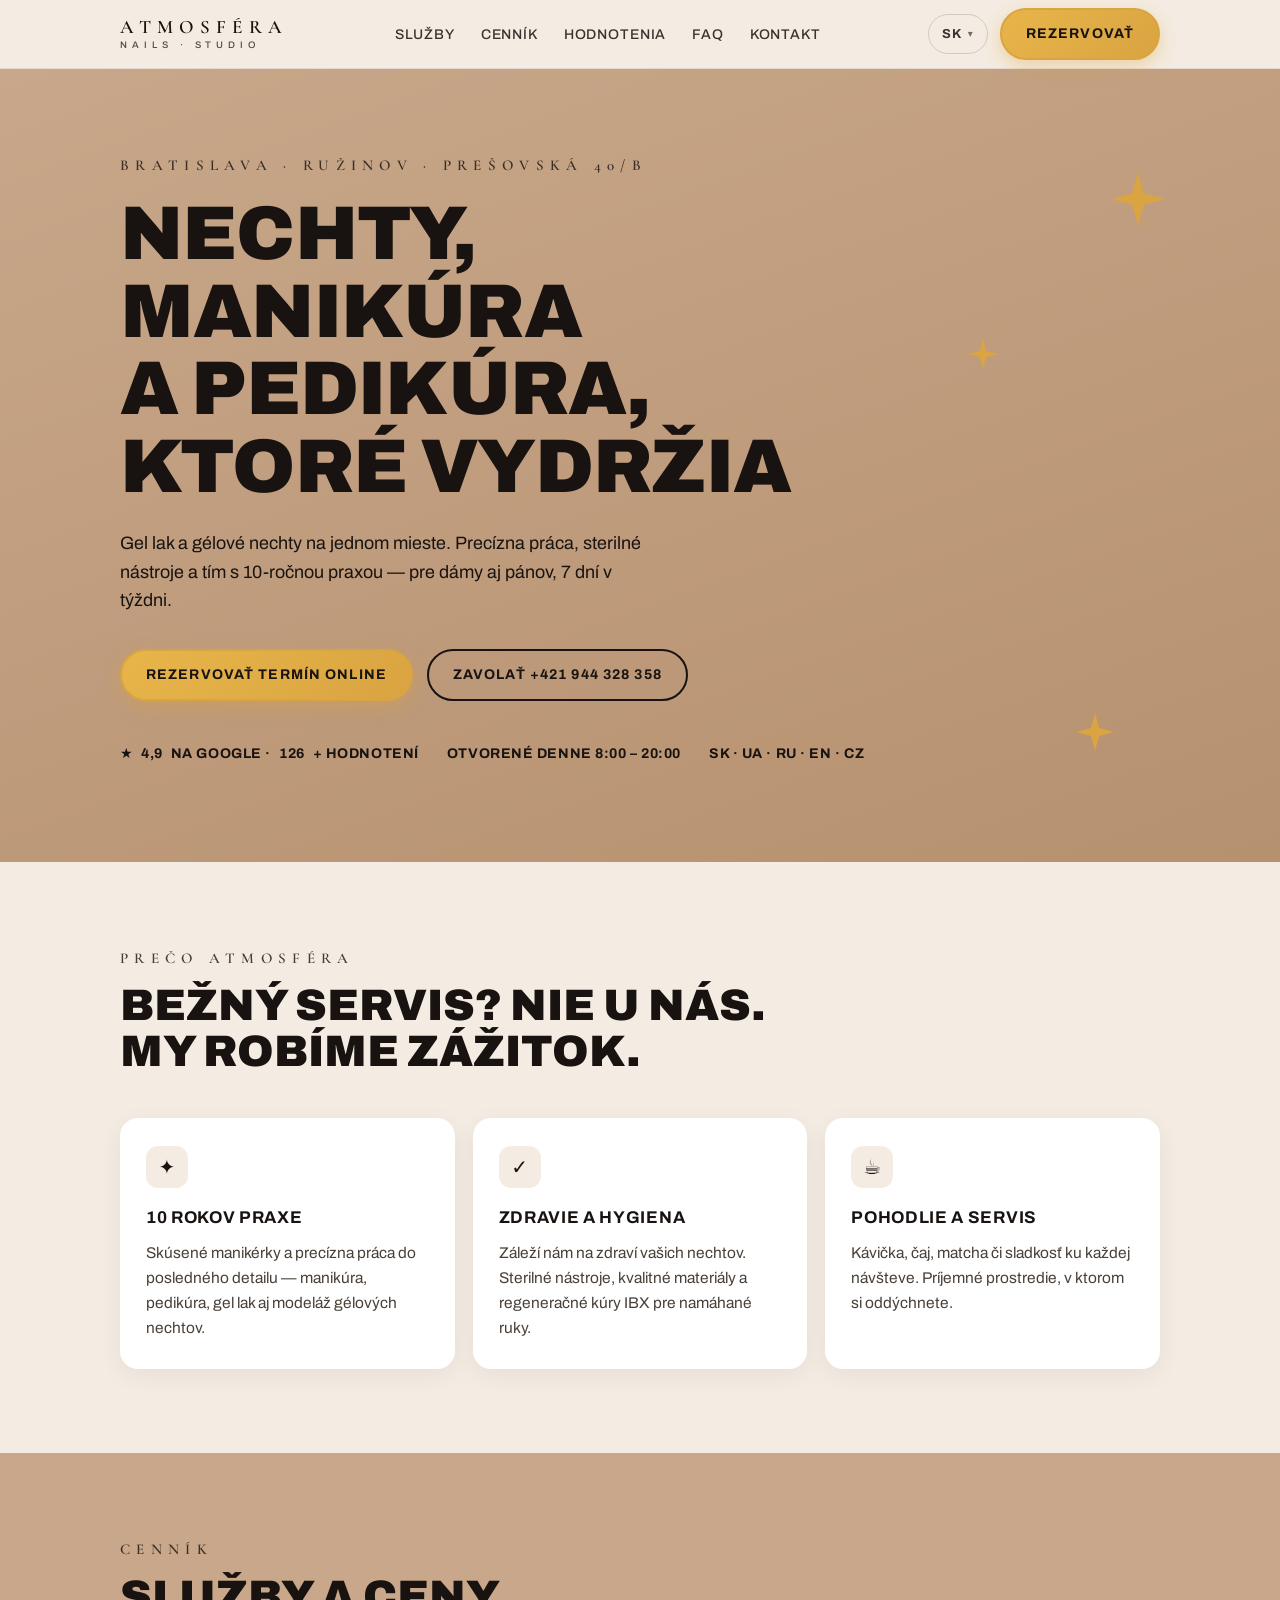
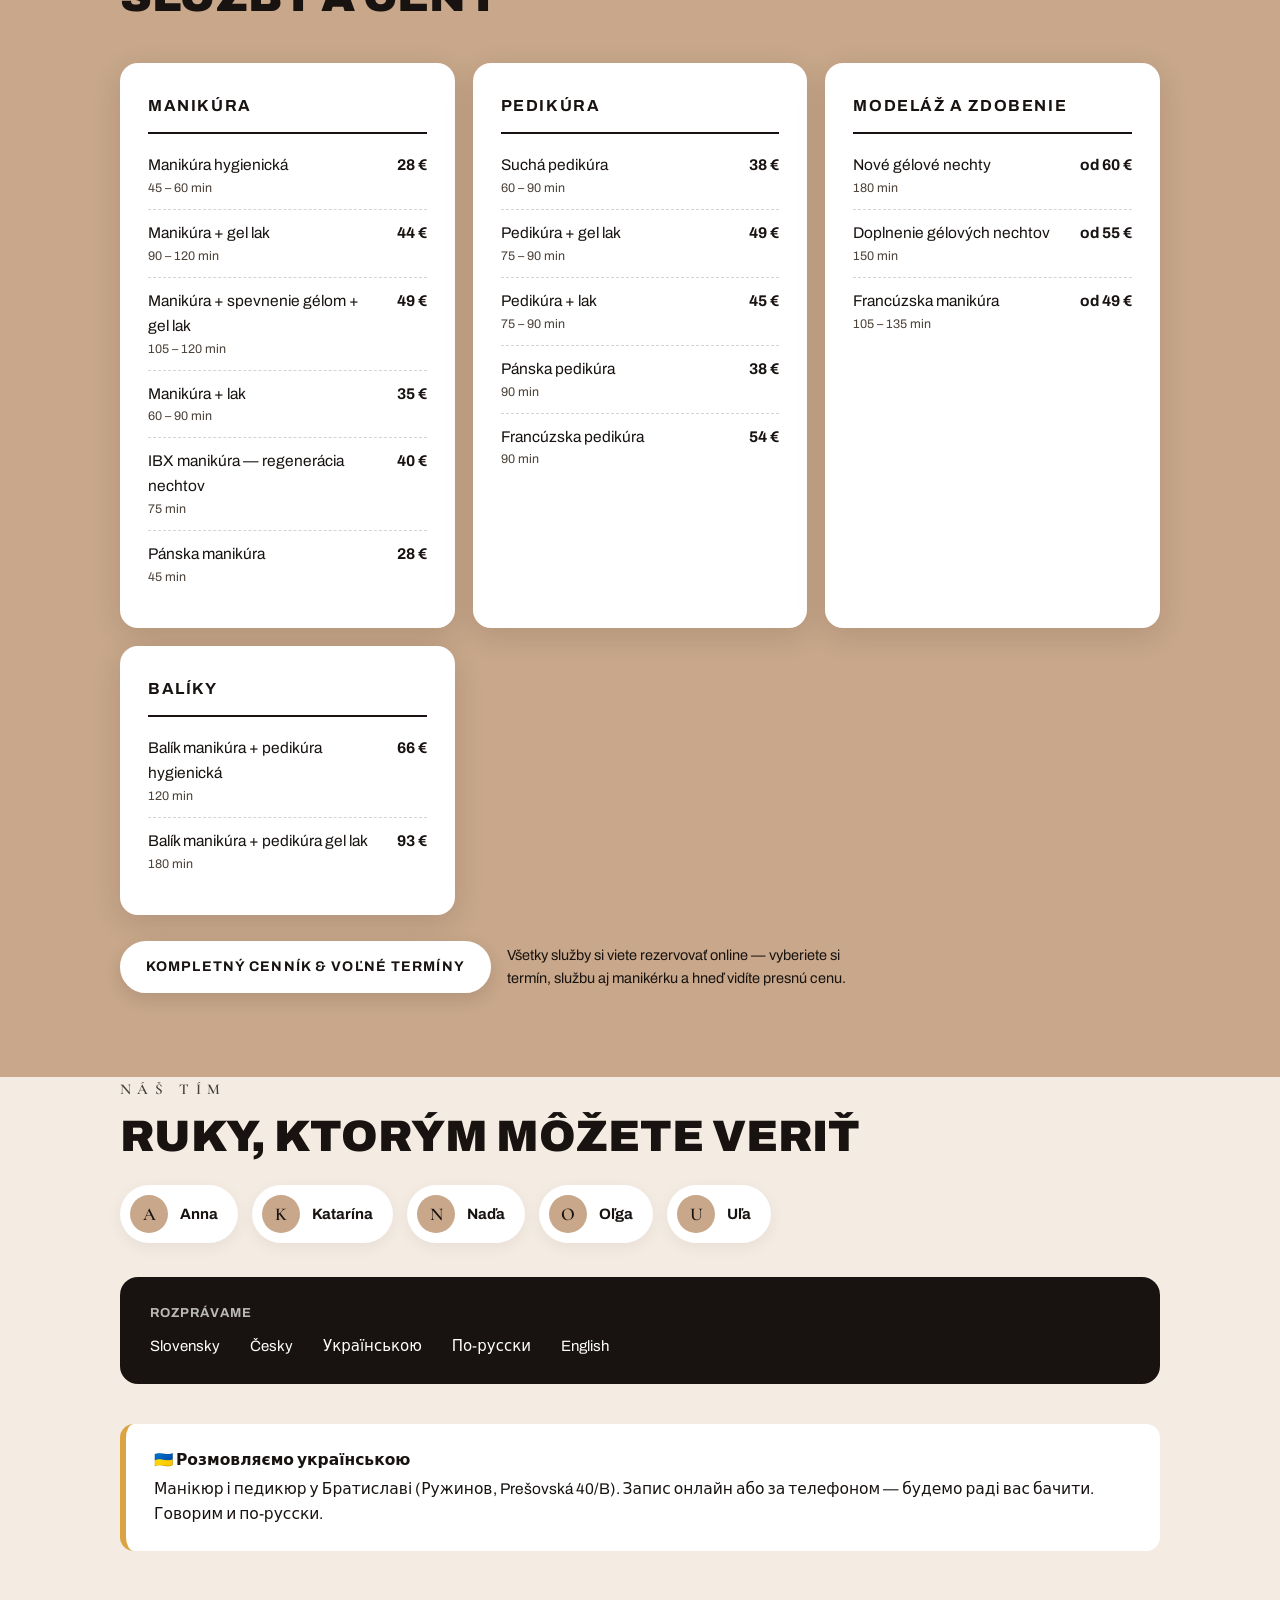
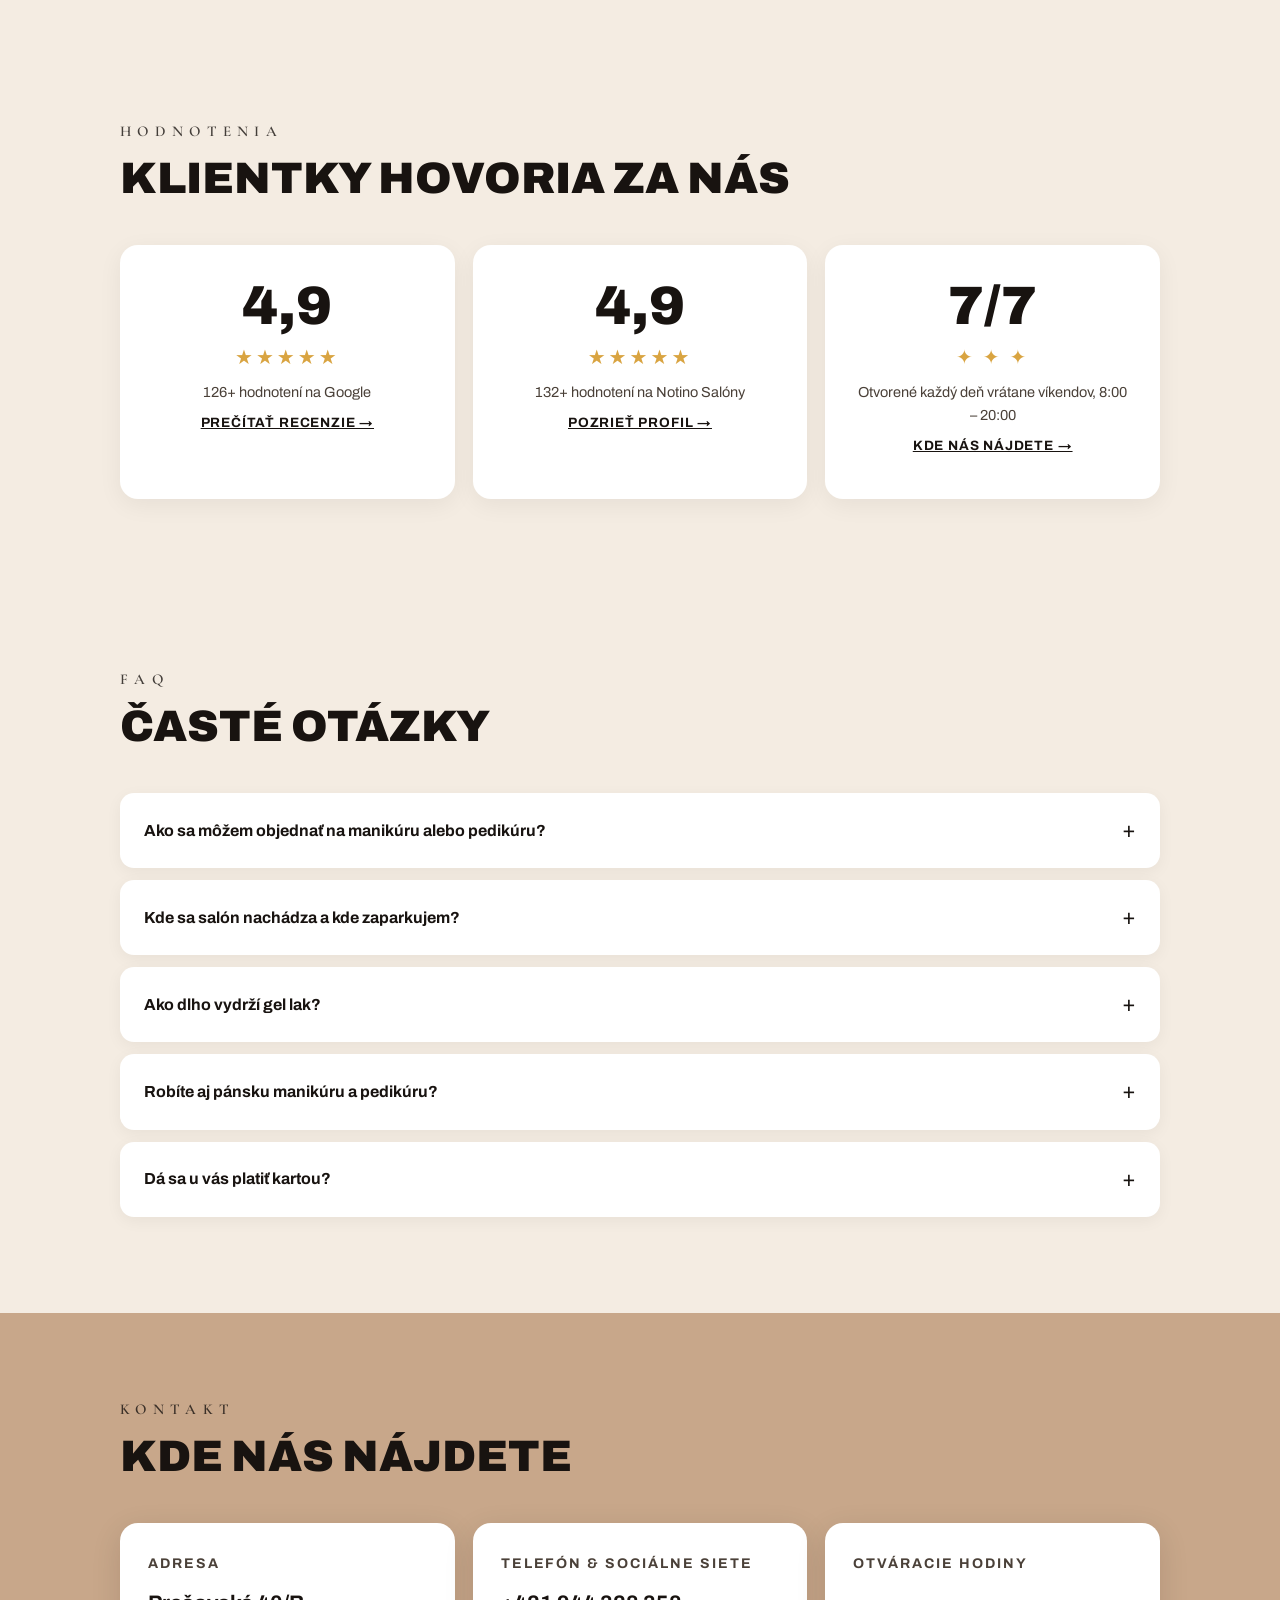
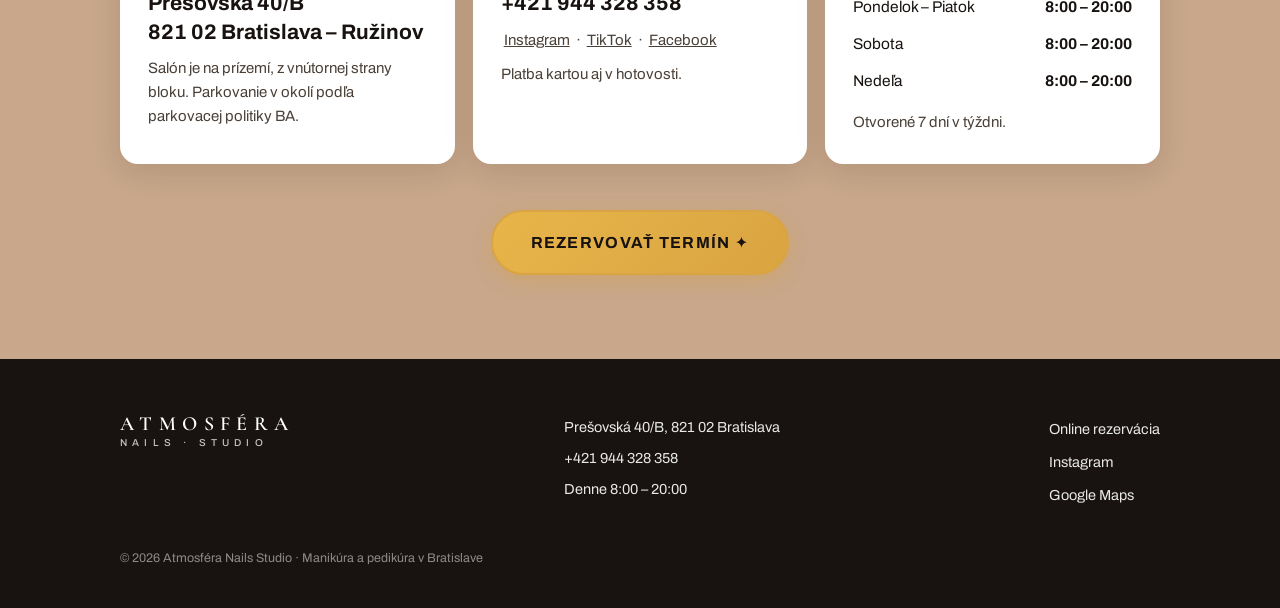
<file: index.html>
<!DOCTYPE html>
<html lang="sk">
<head>
<meta charset="UTF-8">
<meta name="viewport" content="width=device-width, initial-scale=1.0">
<title>Nechtové štúdio Bratislava – manikúra a pedikúra | Atmosféra</title>
<meta name="description" content="Manikúra, pedikúra, gel lak a gélové nechty v Bratislave – Ružinov, Prešovská 40B. Otvorené 7 dní v týždni 8:00 – 20:00. ★ 4,9 na Google. Rezervujte si termín online.">
<link rel="canonical" href="https://atmosferanails.sk/">

<link rel="alternate" hreflang="sk" href="https://atmosferanails.sk/" />
<link rel="alternate" hreflang="cs" href="https://atmosferanails.sk/cs/" />
<link rel="alternate" hreflang="de" href="https://atmosferanails.sk/de/" />
<link rel="alternate" hreflang="uk" href="https://atmosferanails.sk/uk/" />
<link rel="alternate" hreflang="ru" href="https://atmosferanails.sk/ru/" />
<link rel="alternate" hreflang="en" href="https://atmosferanails.sk/en/" />
<link rel="alternate" hreflang="x-default" href="https://atmosferanails.sk/" />

<meta property="og:type" content="website">
<meta property="og:locale" content="sk_SK">
<meta property="og:site_name" content="Atmosféra Nails Studio">
<meta property="og:title" content="Nechtové štúdio Bratislava – manikúra a pedikúra | Atmosféra">
<meta property="og:description" content="Manikúra, pedikúra, gel lak a gélové nechty v Bratislave – Ružinov, Prešovská 40B. Otvorené 7 dní v týždni 8:00 – 20:00. ★ 4,9 na Google.">
<meta property="og:url" content="https://atmosferanails.sk/">
<meta property="og:image" content="https://atmosferanails.sk/og.png">
<meta name="twitter:card" content="summary_large_image">
<meta name="twitter:title" content="Nechtové štúdio Bratislava – manikúra a pedikúra | Atmosféra">
<meta name="twitter:description" content="Manikúra, pedikúra, gel lak a gélové nechty v Bratislave – Ružinov, Prešovská 40B. Otvorené denne 8:00 – 20:00.">
<meta name="twitter:image" content="https://atmosferanails.sk/og.png">

<meta name="theme-color" content="#C8A78A">
<link rel="icon" href="/favicon.ico" sizes="any">
<link rel="icon" type="image/svg+xml" href="/favicon.svg">
<link rel="icon" type="image/png" sizes="480x480" href="/favicon.png">
<link rel="apple-touch-icon" href="/apple-touch-icon.png">

<link rel="preconnect" href="https://fonts.googleapis.com">
<link rel="preconnect" href="https://fonts.gstatic.com" crossorigin>
<link href="https://fonts.googleapis.com/css2?family=Archivo:wght@400;500;700;900&family=Cormorant+Garamond:wght@500;600&display=swap" rel="stylesheet">

<script type="application/ld+json">
{
  "@context": "https://schema.org",
  "@type": "NailSalon",
  "@id": "https://atmosferanails.sk/#salon",
  "name": "Atmosféra Nails Studio",
  "description": "Manikúra, pedikúra, gel lak a gélové nechty v Bratislave – Ružinov.",
  "url": "https://atmosferanails.sk/",
  "image": "https://atmosferanails.sk/og.png",
  "telephone": "+421944328358",
  "priceRange": "€€",
  "currenciesAccepted": "EUR",
  "paymentAccepted": "Cash, Credit Card",
  "address": {
    "@type": "PostalAddress",
    "streetAddress": "Prešovská 40/B",
    "addressLocality": "Bratislava",
    "addressRegion": "Bratislavský kraj",
    "postalCode": "821 02",
    "addressCountry": "SK"
  },
  "geo": { "@type": "GeoCoordinates", "latitude": 48.1606295, "longitude": 17.1452902 },
  "hasMap": "https://maps.google.com/?cid=15489308746427992283",
  "openingHoursSpecification": [{
    "@type": "OpeningHoursSpecification",
    "dayOfWeek": ["Monday","Tuesday","Wednesday","Thursday","Friday","Saturday","Sunday"],
    "opens": "08:00",
    "closes": "20:00"
  }],
  "logo": "https://atmosferanails.sk/og.png",
  "areaServed": [
    { "@type": "City", "name": "Bratislava" },
    { "@type": "Place", "name": "Ružinov" },
    { "@type": "Place", "name": "Nivy" },
    { "@type": "Place", "name": "Staré Mesto" }
  ],
  "knowsLanguage": ["sk","cs","de","uk","ru","en"],
  "sameAs": [
    "https://maps.google.com/?cid=15489308746427992283",
    "https://www.instagram.com/atmosfera.nails.ba/",
    "https://www.facebook.com/share/1B512vYPuY/",
    "https://www.tiktok.com/@atmosfera.nails.b",
    "https://www.notino.sk/salony/atmosfera-nails-studio/"
  ],
  "makesOffer": [
    { "@type": "Offer", "itemOffered": { "@type": "Service", "name": "Manikúra hygienická" }, "price": "28", "priceCurrency": "EUR" },
    { "@type": "Offer", "itemOffered": { "@type": "Service", "name": "Manikúra + gel lak" }, "price": "44", "priceCurrency": "EUR" },
    { "@type": "Offer", "itemOffered": { "@type": "Service", "name": "Pedikúra + gel lak" }, "price": "49", "priceCurrency": "EUR" },
    { "@type": "Offer", "itemOffered": { "@type": "Service", "name": "Nové gélové nechty" }, "price": "60", "priceCurrency": "EUR" }
  ]
}
</script>

<script type="application/ld+json">
{
  "@context": "https://schema.org",
  "@type": "FAQPage",
  "mainEntity": [
    {
      "@type": "Question",
      "name": "Ako sa môžem objednať na manikúru alebo pedikúru?",
      "acceptedAnswer": { "@type": "Answer", "text": "Najrýchlejšie online cez rezervačný systém Notino Salóny, kde vidíte voľné termíny v reálnom čase. Objednať sa môžete aj telefonicky na +421 944 328 358 alebo správou na Instagrame @atmosfera.nails.ba." }
    },
    {
      "@type": "Question",
      "name": "Kde sa salón nachádza a kde zaparkujem?",
      "acceptedAnswer": { "@type": "Answer", "text": "Nájdete nás na adrese Prešovská 40/B v Bratislave – Ružinove, na prízemí z vnútornej strany bloku. Parkovanie je možné v okolí podľa parkovacej politiky mesta Bratislava." }
    },
    {
      "@type": "Question",
      "name": "Ako dlho vydrží gel lak?",
      "acceptedAnswer": { "@type": "Answer", "text": "Gel lak bežne vydrží 2 až 3 týždne. Odporúčame ho meniť každé 2 – 3 týždne, aby nechty zostali zdravé a manikúra vyzerala stále upravene." }
    },
    {
      "@type": "Question",
      "name": "Robíte aj pánsku manikúru a pedikúru?",
      "acceptedAnswer": { "@type": "Answer", "text": "Áno, ponúkame pánsku manikúru aj pánsku pedikúru. Postaráme sa o upravené ruky a nohy pre dámy aj pánov." }
    },
    {
      "@type": "Question",
      "name": "Dá sa u vás platiť kartou?",
      "acceptedAnswer": { "@type": "Answer", "text": "Áno, akceptujeme platbu kartou aj v hotovosti." }
    }
  ]
}
</script>

<link rel="stylesheet" href="styles.css">

<meta name="geo.region" content="SK-BL">
<meta name="geo.placename" content="Bratislava – Ružinov">
<meta name="geo.position" content="48.1606295;17.1452902">
<meta name="ICBM" content="48.1606295, 17.1452902">
<meta property="og:image:width" content="1200">
<meta property="og:image:height" content="630">
<meta property="og:image:alt" content="Atmosféra Nails Studio – manikúra a pedikúra v Bratislave">

<script type="application/ld+json">
{
  "@context": "https://schema.org",
  "@graph": [
    {
      "@type": "WebSite",
      "@id": "https://atmosferanails.sk/#website",
      "url": "https://atmosferanails.sk/",
      "name": "Atmosféra Nails Studio",
      "inLanguage": "sk",
      "publisher": { "@id": "https://atmosferanails.sk/#salon" }
    },
    { "@type": "Service", "serviceType": "Manikúra", "name": "Manikúra v Bratislave", "provider": { "@id": "https://atmosferanails.sk/#salon" }, "areaServed": { "@type": "City", "name": "Bratislava" }, "offers": { "@type": "Offer", "price": "28", "priceCurrency": "EUR", "url": "https://www.notino.sk/salony/atmosfera-nails-studio/" } },
    { "@type": "Service", "serviceType": "Pedikúra", "name": "Pedikúra v Bratislave", "provider": { "@id": "https://atmosferanails.sk/#salon" }, "areaServed": { "@type": "City", "name": "Bratislava" }, "offers": { "@type": "Offer", "price": "38", "priceCurrency": "EUR", "url": "https://www.notino.sk/salony/atmosfera-nails-studio/" } },
    { "@type": "Service", "serviceType": "Gel lak", "name": "Gel lak v Bratislave", "provider": { "@id": "https://atmosferanails.sk/#salon" }, "areaServed": { "@type": "City", "name": "Bratislava" }, "offers": { "@type": "Offer", "price": "44", "priceCurrency": "EUR", "url": "https://www.notino.sk/salony/atmosfera-nails-studio/" } },
    { "@type": "Service", "serviceType": "Gélové nechty", "name": "Gélové nechty v Bratislave", "provider": { "@id": "https://atmosferanails.sk/#salon" }, "areaServed": { "@type": "City", "name": "Bratislava" }, "offers": { "@type": "Offer", "price": "60", "priceCurrency": "EUR", "url": "https://www.notino.sk/salony/atmosfera-nails-studio/" } }
  ]
}
</script>
</head>
<body>

<header>
  <div class="wrap nav">
    <a class="wordmark" href="#top">Atmosféra<small>Nails · Studio</small></a>
    <nav aria-label="Hlavná navigácia">
      <ul class="nav-links" id="navLinks">
        <li><a href="#sluzby">Služby</a></li>
        <li><a href="#cennik">Cenník</a></li>
        <li><a href="#hodnotenia">Hodnotenia</a></li>
        <li><a href="#faq">FAQ</a></li>
        <li><a href="#kontakt">Kontakt</a></li>
      </ul>
    </nav>
    <div style="display:flex;gap:12px;align-items:center">
      <details class="lang-pick">
        <summary aria-label="Jazyk / Language">SK</summary>
        <div class="lang-menu">
          <a href="./" hreflang="sk" aria-current="page">Slovensky</a>
          <a href="cs/" hreflang="cs">Čeština</a>
          <a href="de/" hreflang="de">Deutsch</a>
          <a href="uk/" hreflang="uk">Українська</a>
          <a href="ru/" hreflang="ru">Русский</a>
          <a href="en/" hreflang="en">English</a>
        </div>
      </details>
      <a class="btn" href="https://www.notino.sk/salony/atmosfera-nails-studio/" target="_blank" rel="noopener">Rezervovať</a>
      <button class="menu-toggle" id="menuToggle" aria-label="Menu" aria-expanded="false">☰</button>
    </div>
  </div>
</header>

<main id="top">

<!-- ============ HERO ============ -->
<div class="hero">
  <div class="spark s1"><svg viewBox="0 0 24 24" fill="currentColor"><path d="M12 0l2.6 9.4L24 12l-9.4 2.6L12 24l-2.6-9.4L0 12l9.4-2.6z"/></svg></div>
  <div class="spark s2"><svg viewBox="0 0 24 24" fill="currentColor"><path d="M12 0l2.6 9.4L24 12l-9.4 2.6L12 24l-2.6-9.4L0 12l9.4-2.6z"/></svg></div>
  <div class="spark s3"><svg viewBox="0 0 24 24" fill="currentColor"><path d="M12 0l2.6 9.4L24 12l-9.4 2.6L12 24l-2.6-9.4L0 12l9.4-2.6z"/></svg></div>

  <div class="wrap">
    <p class="eyebrow">Bratislava · Ružinov · Prešovská 40/B</p>
    <h1>Nechty, manikúra a&nbsp;pedikúra, ktoré vydržia</h1>
    <p class="lead">Gel lak a gélové nechty na jednom mieste. Precízna práca, sterilné nástroje a tím s 10‑ročnou praxou — pre dámy aj pánov, 7 dní v týždni.</p>
    <div class="hero-cta">
      <a class="btn" href="https://www.notino.sk/salony/atmosfera-nails-studio/" target="_blank" rel="noopener">Rezervovať termín online</a>
      <a class="btn ghost" href="tel:+421944328358">Zavolať +421 944 328 358</a>
    </div>
    <div class="trust">
      <span>★ <span data-rev="google.rating">4,9</span> na Google · <span data-rev="google.count">126</span>+ hodnotení</span>
      <span>Otvorené denne 8:00 – 20:00</span>
      <span>SK · UA · RU · EN · CZ</span>
    </div>
  </div>
</div>

<!-- ============ WHY ============ -->
<section id="sluzby">
  <div class="wrap">
    <div class="sec-head">
      <p class="eyebrow">Prečo Atmosféra</p>
      <h2>Bežný servis? Nie u nás.<br>My robíme zážitok.</h2>
    </div>
    <div class="cards">
      <div class="card">
        <div class="ic">✦</div>
        <h3>10 rokov praxe</h3>
        <p>Skúsené manikérky a precízna práca do posledného detailu — manikúra, pedikúra, gel lak aj modeláž gélových nechtov.</p>
      </div>
      <div class="card">
        <div class="ic">✓</div>
        <h3>Zdravie a hygiena</h3>
        <p>Záleží nám na zdraví vašich nechtov. Sterilné nástroje, kvalitné materiály a regeneračné kúry IBX pre namáhané ruky.</p>
      </div>
      <div class="card">
        <div class="ic">☕</div>
        <h3>Pohodlie a servis</h3>
        <p>Kávička, čaj, matcha či sladkosť ku každej návšteve. Príjemné prostredie, v ktorom si oddýchnete.</p>
      </div>
    </div>
  </div>
</section>

<!-- ============ PRICING ============ -->
<section id="cennik">
  <div class="wrap">
    <div class="sec-head">
      <p class="eyebrow">Cenník</p>
      <h2>Služby a ceny</h2>
    </div>
    <div class="price-grid">

      <div class="price-card">
        <h3>Manikúra</h3>
        <div class="price-row"><span class="nm">Manikúra hygienická<span class="tm">45 – 60 min</span></span><span class="dots"></span><span class="pr">28 €</span></div>
        <div class="price-row"><span class="nm">Manikúra + gel lak<span class="tm">90 – 120 min</span></span><span class="dots"></span><span class="pr">44 €</span></div>
        <div class="price-row"><span class="nm">Manikúra + spevnenie gélom + gel lak<span class="tm">105 – 120 min</span></span><span class="dots"></span><span class="pr">49 €</span></div>
        <div class="price-row"><span class="nm">Manikúra + lak<span class="tm">60 – 90 min</span></span><span class="dots"></span><span class="pr">35 €</span></div>
        <div class="price-row"><span class="nm">IBX manikúra — regenerácia nechtov<span class="tm">75 min</span></span><span class="dots"></span><span class="pr">40 €</span></div>
        <div class="price-row"><span class="nm">Pánska manikúra<span class="tm">45 min</span></span><span class="dots"></span><span class="pr">28 €</span></div>
      </div>

      <div class="price-card">
        <h3>Pedikúra</h3>
        <div class="price-row"><span class="nm">Suchá pedikúra<span class="tm">60 – 90 min</span></span><span class="dots"></span><span class="pr">38 €</span></div>
        <div class="price-row"><span class="nm">Pedikúra + gel lak<span class="tm">75 – 90 min</span></span><span class="dots"></span><span class="pr">49 €</span></div>
        <div class="price-row"><span class="nm">Pedikúra + lak<span class="tm">75 – 90 min</span></span><span class="dots"></span><span class="pr">45 €</span></div>
        <div class="price-row"><span class="nm">Pánska pedikúra<span class="tm">90 min</span></span><span class="dots"></span><span class="pr">38 €</span></div>
        <div class="price-row"><span class="nm">Francúzska pedikúra<span class="tm">90 min</span></span><span class="dots"></span><span class="pr">54 €</span></div>
      </div>

      <div class="price-card">
        <h3>Modeláž a zdobenie</h3>
        <div class="price-row"><span class="nm">Nové gélové nechty<span class="tm">180 min</span></span><span class="dots"></span><span class="pr">od 60 €</span></div>
        <div class="price-row"><span class="nm">Doplnenie gélových nechtov<span class="tm">150 min</span></span><span class="dots"></span><span class="pr">od 55 €</span></div>
        <div class="price-row"><span class="nm">Francúzska manikúra<span class="tm">105 – 135 min</span></span><span class="dots"></span><span class="pr">od 49 €</span></div>
      </div>

      <div class="price-card">
        <h3>Balíky</h3>
        <div class="price-row"><span class="nm">Balík manikúra + pedikúra hygienická<span class="tm">120 min</span></span><span class="dots"></span><span class="pr">66 €</span></div>
        <div class="price-row"><span class="nm">Balík manikúra + pedikúra gel lak<span class="tm">180 min</span></span><span class="dots"></span><span class="pr">93 €</span></div>
      </div>

    </div>
    <div class="price-note">
      <a class="btn light" href="https://www.notino.sk/salony/atmosfera-nails-studio/" target="_blank" rel="noopener">Kompletný cenník &amp; voľné termíny</a>
      <p>Všetky služby si viete rezervovať online — vyberiete si termín, službu aj manikérku a hneď vidíte presnú cenu.</p>
    </div>
  </div>
</section>

<!-- ============ TEAM & LANGUAGES ============ -->
<section id="tim" style="padding-top:0">
  <div class="wrap">
    <div class="sec-head" style="margin-bottom:8px">
      <p class="eyebrow">Náš tím</p>
      <h2>Ruky, ktorým môžete veriť</h2>
    </div>
    <div class="team-row">
      <span class="tm-chip"><i>A</i>Anna</span>
      <span class="tm-chip"><i>K</i>Katarína</span>
      <span class="tm-chip"><i>N</i>Naďa</span>
      <span class="tm-chip"><i>O</i>Oľga</span>
      <span class="tm-chip"><i>U</i>Uľa</span>
    </div>
    <div class="langs">
      <b>Rozprávame</b>
      <span>Slovensky</span><span>Česky</span><span>Українською</span><span>По‑русски</span><span>English</span>
    </div>
    <div class="ua-note">
      <b>🇺🇦 Розмовляємо українською</b>
      Манікюр і педикюр у Братиславі (Ружинов, Prešovská 40/B). Запис онлайн або за телефоном — будемо раді вас бачити. <span style="white-space:nowrap">Говорим и по‑русски.</span>
    </div>
  </div>
</section>

<!-- ============ REVIEWS ============ -->
<section id="hodnotenia">
  <div class="wrap">
    <div class="sec-head">
      <p class="eyebrow">Hodnotenia</p>
      <h2>Klientky hovoria za nás</h2>
    </div>
    <div class="rate-band">
      <div class="rate-card">
        <div class="num" data-rev="google.rating">4,9</div>
        <div class="stars">★★★★★</div>
        <p><span data-rev="google.count">126</span>+ hodnotení na Google</p>
        <a href="https://maps.google.com/?cid=15489308746427992283" target="_blank" rel="noopener">Prečítať recenzie →</a>
      </div>
      <div class="rate-card">
        <div class="num" data-rev="notino.rating">4,9</div>
        <div class="stars">★★★★★</div>
        <p><span data-rev="notino.count">132</span>+ hodnotení na Notino Salóny</p>
        <a href="https://www.notino.sk/salony/atmosfera-nails-studio/" target="_blank" rel="noopener">Pozrieť profil →</a>
      </div>
      <div class="rate-card">
        <div class="num">7/7</div>
        <div class="stars">✦ ✦ ✦</div>
        <p>Otvorené každý deň vrátane víkendov, 8:00 – 20:00</p>
        <a href="#kontakt">Kde nás nájdete →</a>
      </div>
    </div>
  </div>
</section>

<!-- ============ FAQ ============ -->
<section id="faq" class="faq">
  <div class="wrap">
    <div class="sec-head">
      <p class="eyebrow">FAQ</p>
      <h2>Časté otázky</h2>
    </div>

    <details>
      <summary>Ako sa môžem objednať na manikúru alebo pedikúru?</summary>
      <p class="ans">Najrýchlejšie online cez rezervačný systém Notino Salóny — vidíte voľné termíny v reálnom čase a vyberiete si aj manikérku. Objednať sa môžete aj telefonicky na <a href="tel:+421944328358">+421 944 328 358</a> alebo správou na Instagrame <a href="https://www.instagram.com/atmosfera.nails.ba/" target="_blank" rel="noopener">@atmosfera.nails.ba</a>.</p>
    </details>

    <details>
      <summary>Kde sa salón nachádza a kde zaparkujem?</summary>
      <p class="ans">Nájdete nás na adrese <strong>Prešovská 40/B, Bratislava – Ružinov</strong>, na prízemí z vnútornej strany bloku. Parkovanie je možné v okolí podľa parkovacej politiky mesta Bratislava.</p>
    </details>

    <details>
      <summary>Ako dlho vydrží gel lak?</summary>
      <p class="ans">Bežne 2 až 3 týždne. Odporúčame gel lak meniť každé 2 – 3 týždne — nechty tak zostanú zdravé a manikúra upravená. Pri slabých či lámavých nechtoch odporúčame regeneračnú kúru IBX.</p>
    </details>

    <details>
      <summary>Robíte aj pánsku manikúru a pedikúru?</summary>
      <p class="ans">Áno. Pánska manikúra stojí 28 € a pánska pedikúra 38 €. Upravené ruky nie sú len pre dámy.</p>
    </details>

    <details>
      <summary>Dá sa u vás platiť kartou?</summary>
      <p class="ans">Áno, akceptujeme platbu kartou aj v hotovosti.</p>
    </details>
  </div>
</section>

<!-- ============ CONTACT ============ -->
<section id="kontakt">
  <div class="wrap">
    <div class="sec-head">
      <p class="eyebrow">Kontakt</p>
      <h2>Kde nás nájdete</h2>
    </div>
    <div class="contact-grid">
      <div class="contact-card">
        <h3>Adresa</h3>
        <a class="big" href="https://maps.google.com/?cid=15489308746427992283" target="_blank" rel="noopener">Prešovská 40/B<br>821 02 Bratislava – Ružinov</a>
        <p>Salón je na prízemí, z vnútornej strany bloku. Parkovanie v okolí podľa parkovacej politiky BA.</p>
      </div>
      <div class="contact-card">
        <h3>Telefón &amp; sociálne siete</h3>
        <a class="big" href="tel:+421944328358">+421 944 328 358</a>
        <p>
          <a href="https://www.instagram.com/atmosfera.nails.ba/" target="_blank" rel="noopener">Instagram</a> ·
          <a href="https://www.tiktok.com/@atmosfera.nails.b" target="_blank" rel="noopener">TikTok</a> ·
          <a href="https://www.facebook.com/share/1B512vYPuY/" target="_blank" rel="noopener">Facebook</a>
        </p>
        <p>Platba kartou aj v hotovosti.</p>
      </div>
      <div class="contact-card">
        <h3>Otváracie hodiny</h3>
        <table class="hours">
          <tr><td>Pondelok – Piatok</td><td>8:00 – 20:00</td></tr>
          <tr><td>Sobota</td><td>8:00 – 20:00</td></tr>
          <tr><td>Nedeľa</td><td>8:00 – 20:00</td></tr>
        </table>
        <p>Otvorené 7 dní v týždni.</p>
      </div>
    </div>
    <div class="cta-final">
      <a class="btn" href="https://www.notino.sk/salony/atmosfera-nails-studio/" target="_blank" rel="noopener">Rezervovať termín ✦</a>
    </div>
  </div>
</section>

</main>

<footer>
  <div class="wrap">
    <div class="foot">
      <a class="wordmark" href="#top">Atmosféra<small>Nails · Studio</small></a>
      <div class="foot-col">
        Prešovská 40/B, 821 02 Bratislava<br>
        <a href="tel:+421944328358">+421 944 328 358</a><br>
        Denne 8:00 – 20:00
      </div>
      <div class="foot-col">
        <a href="https://www.notino.sk/salony/atmosfera-nails-studio/" target="_blank" rel="noopener">Online rezervácia</a><br>
        <a href="https://www.instagram.com/atmosfera.nails.ba/" target="_blank" rel="noopener">Instagram</a><br>
        <a href="https://maps.google.com/?cid=15489308746427992283" target="_blank" rel="noopener">Google Maps</a>
      </div>
    </div>
    <p class="copy">© <span id="yr">2026</span> Atmosféra Nails Studio · Manikúra a pedikúra v Bratislave</p>
  </div>
</footer>

<script src="app.js" defer></script>
<div class="book-bar">
  <a class="btn" href="https://www.notino.sk/salony/atmosfera-nails-studio/" target="_blank" rel="noopener">Rezervovať termín</a>
</div>

</body>
</html>
</file>
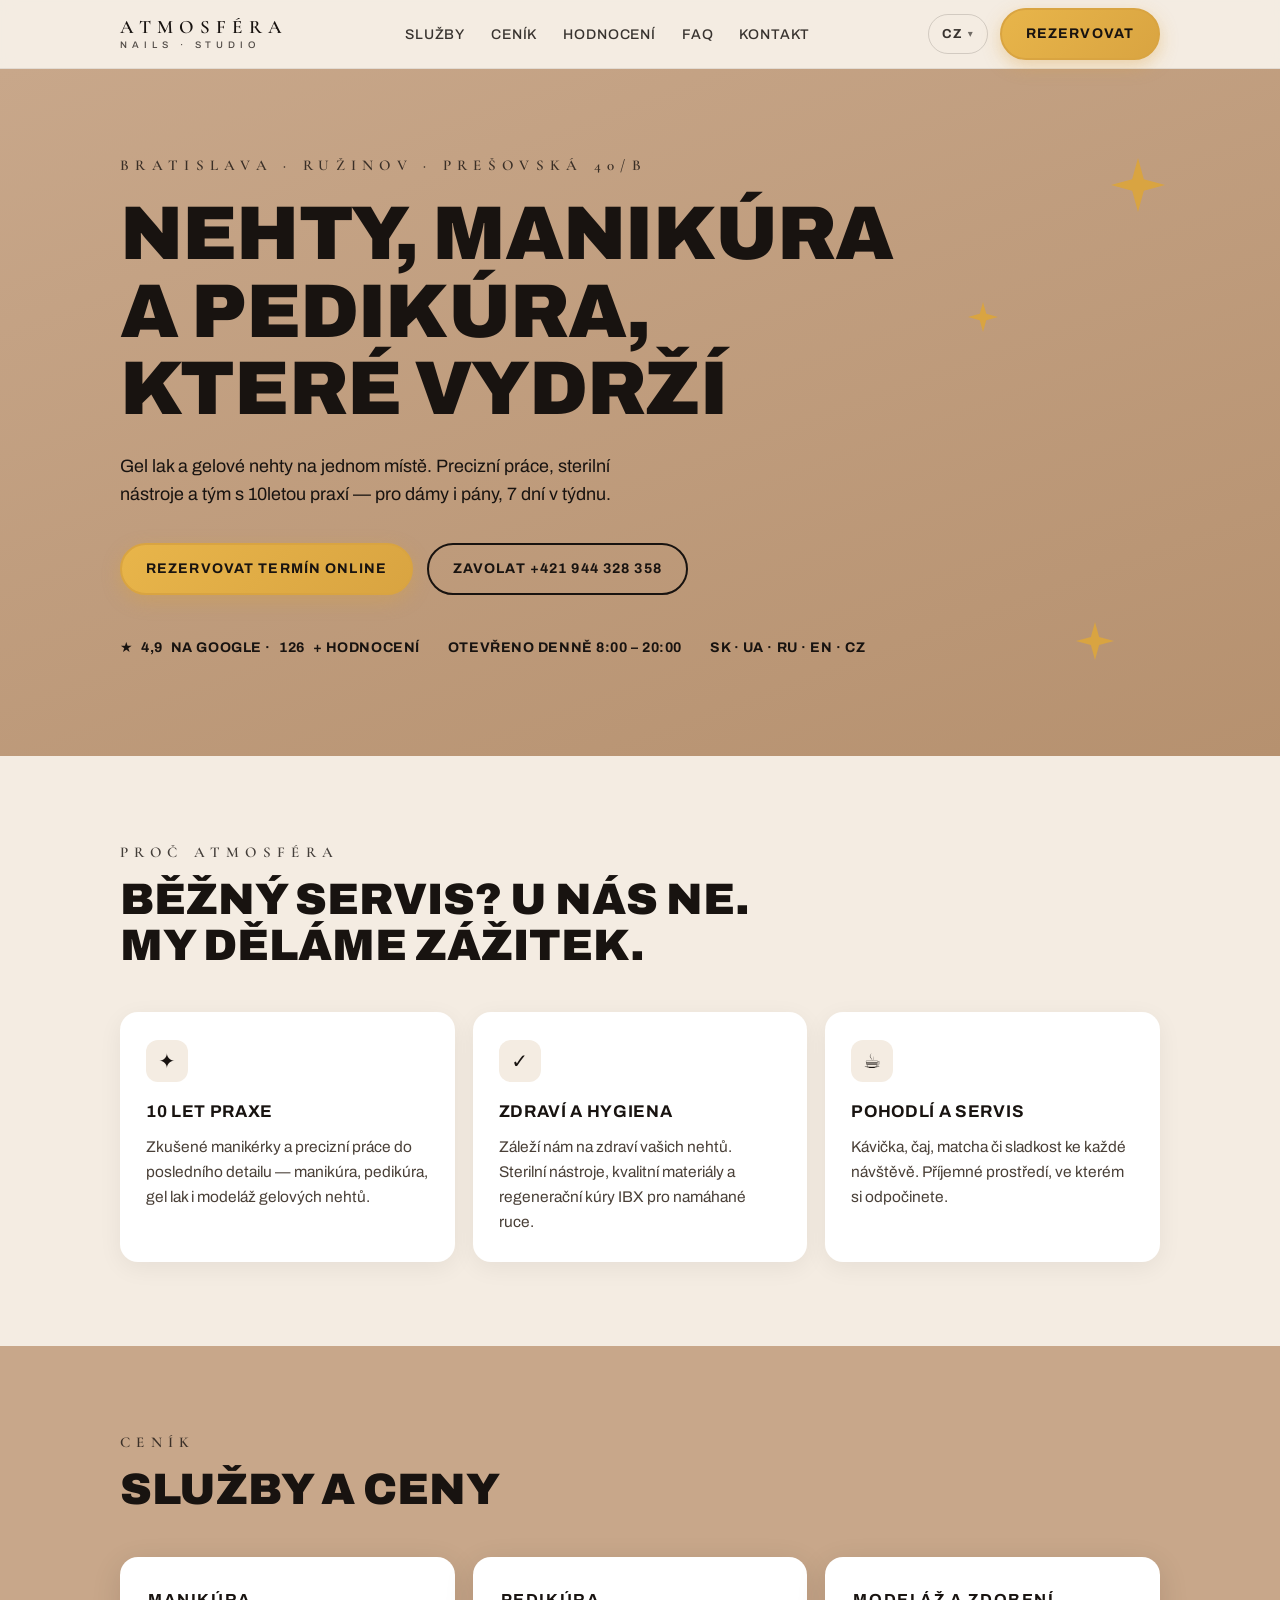
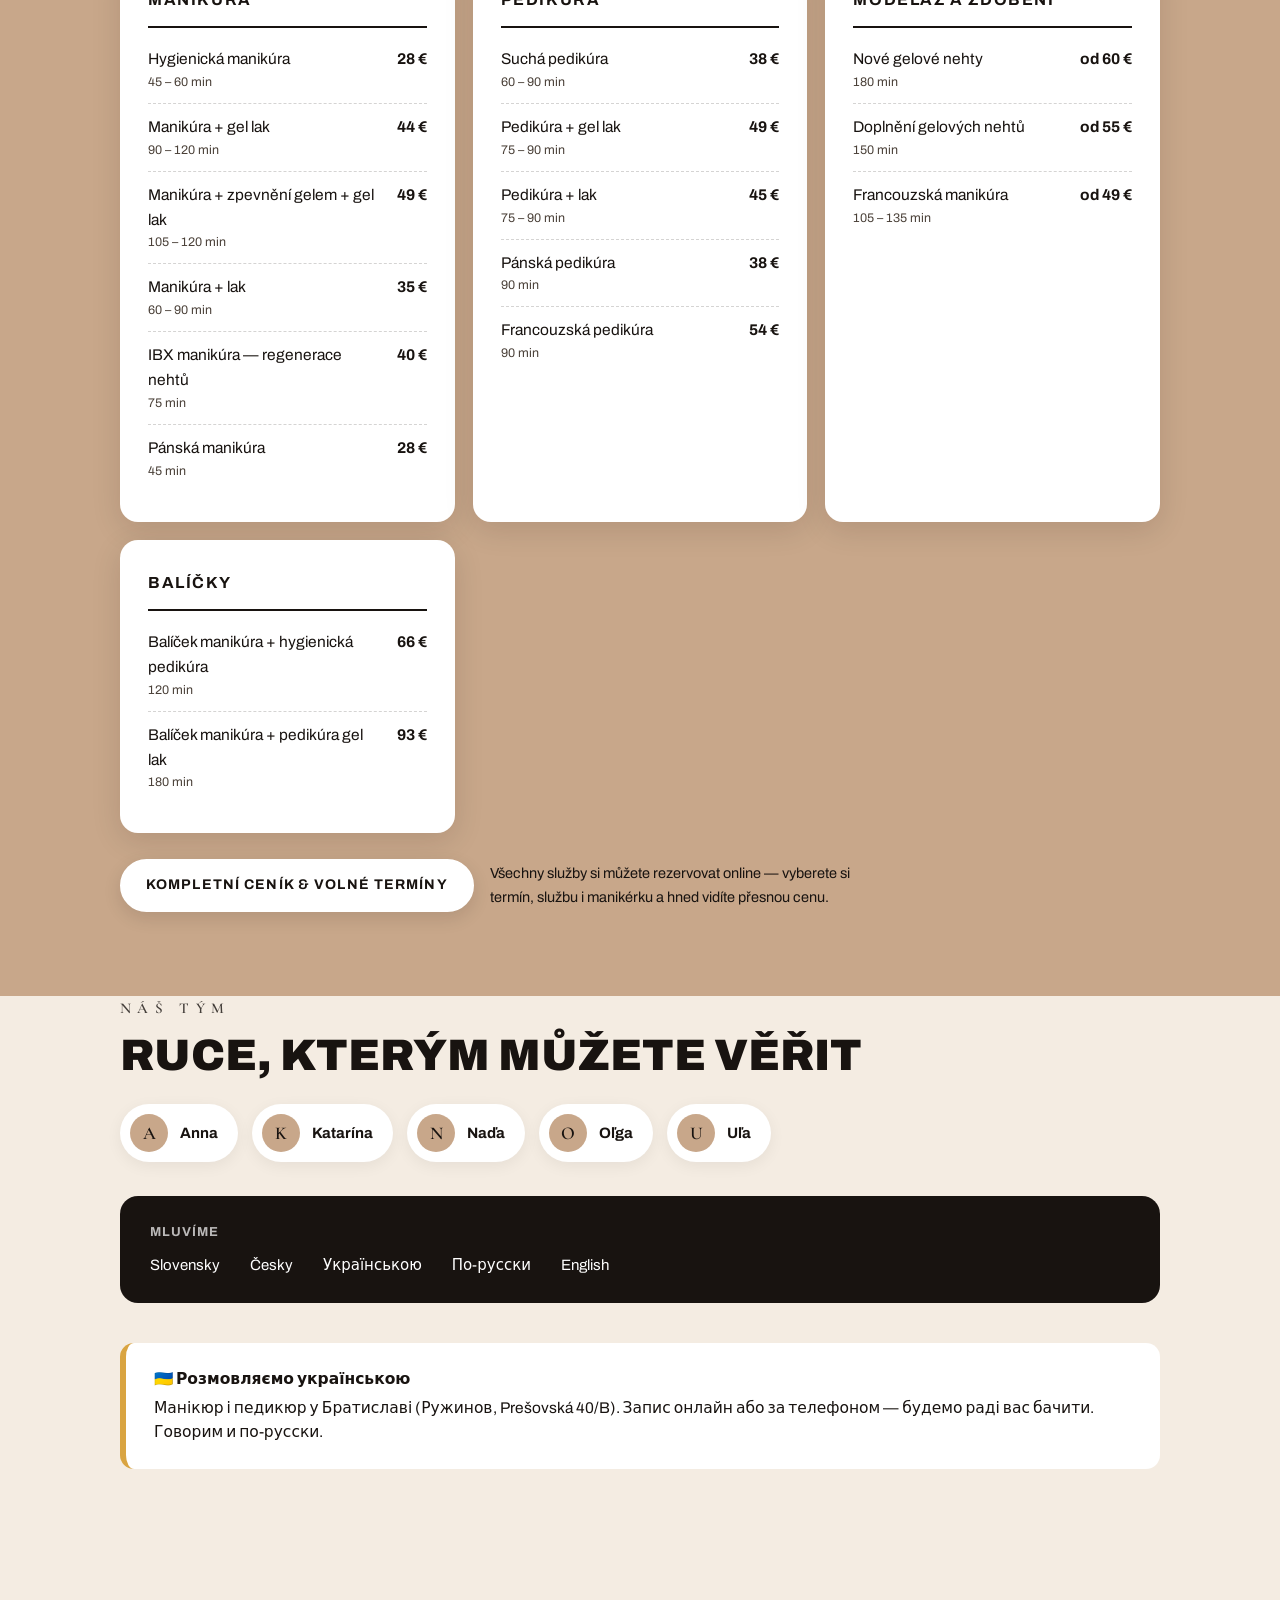
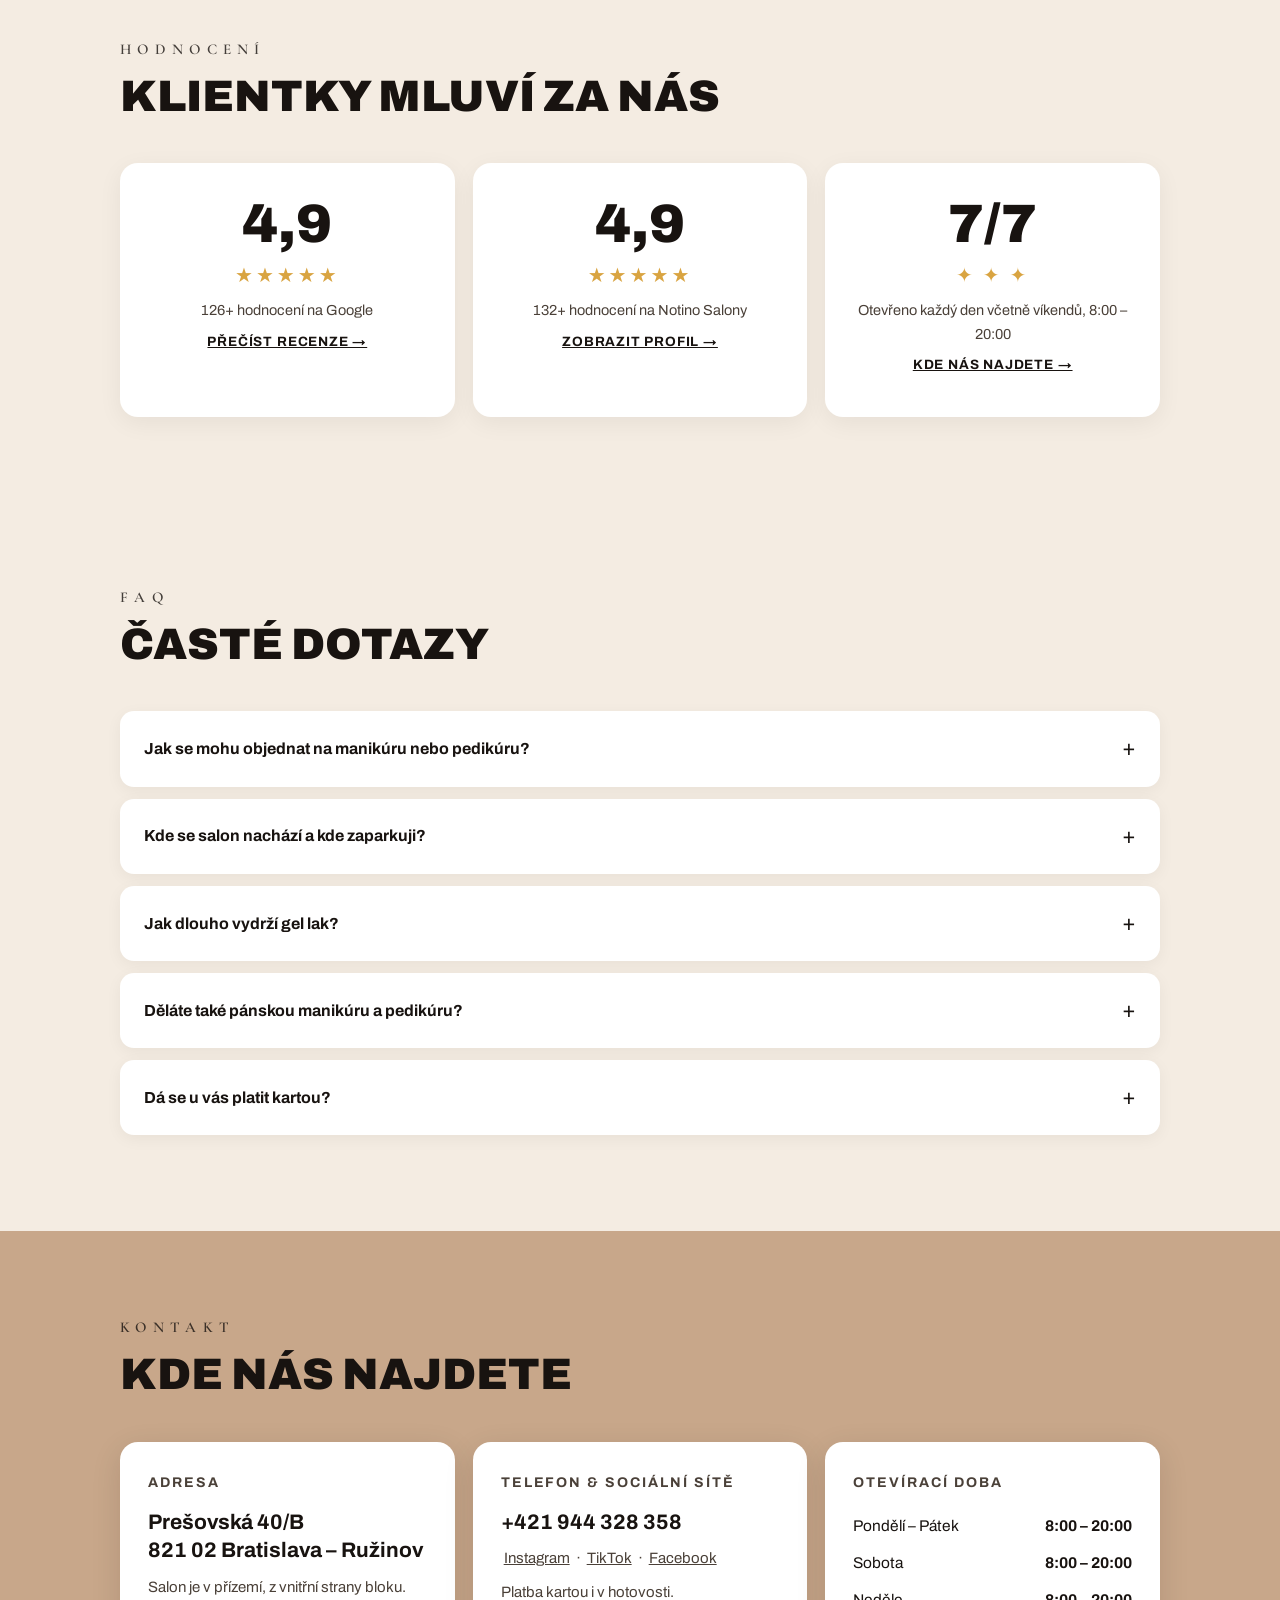
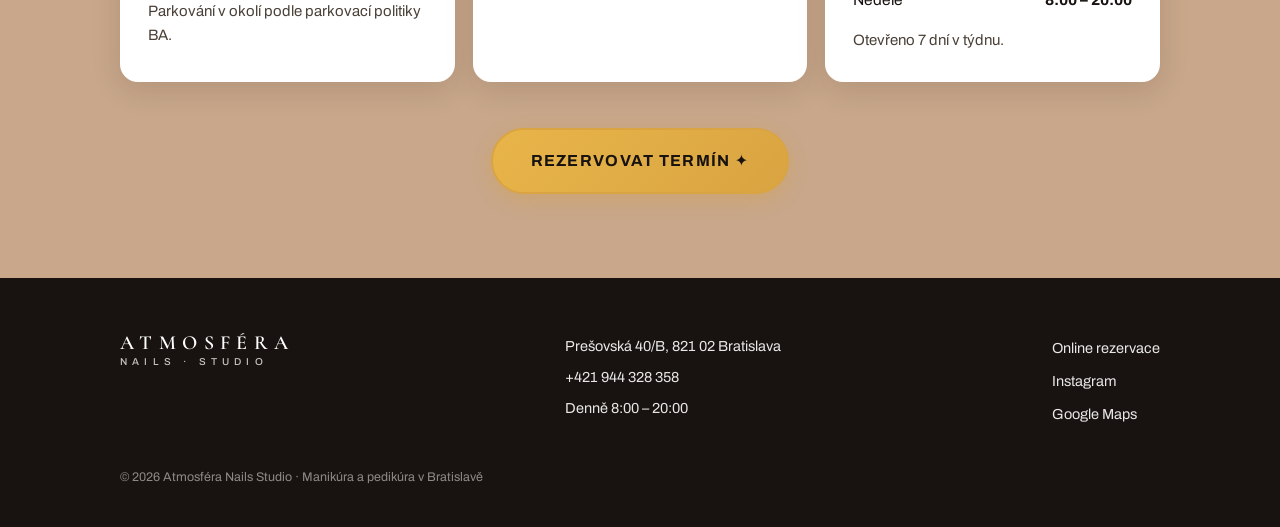
<file: cs/index.html>
<!DOCTYPE html>
<html lang="cs">
<head>
<meta charset="UTF-8">
<meta name="viewport" content="width=device-width, initial-scale=1.0">
<title>Nehtové studio Bratislava – manikúra a pedikúra | Atmosféra</title>
<meta name="description" content="Manikúra, pedikúra, gel lak a gelové nehty v Bratislavě – Ružinov, Prešovská 40B. Otevřeno 7 dní v týdnu 8:00–20:00. ★ 4,9 na Google. Rezervujte si termín online.">
<link rel="canonical" href="https://atmosferanails.sk/cs/">

<link rel="alternate" hreflang="sk" href="https://atmosferanails.sk/" />
<link rel="alternate" hreflang="cs" href="https://atmosferanails.sk/cs/" />
<link rel="alternate" hreflang="de" href="https://atmosferanails.sk/de/" />
<link rel="alternate" hreflang="uk" href="https://atmosferanails.sk/uk/" />
<link rel="alternate" hreflang="ru" href="https://atmosferanails.sk/ru/" />
<link rel="alternate" hreflang="en" href="https://atmosferanails.sk/en/" />
<link rel="alternate" hreflang="x-default" href="https://atmosferanails.sk/" />

<meta property="og:type" content="website">
<meta property="og:locale" content="cs_CZ">
<meta property="og:site_name" content="Atmosféra Nails Studio">
<meta property="og:title" content="Nehtové studio Bratislava – manikúra a pedikúra | Atmosféra">
<meta property="og:description" content="Manikúra, pedikúra, gel lak a gelové nehty v Bratislavě – Ružinov, Prešovská 40B. Otevřeno 7 dní v týdnu 8:00–20:00. ★ 4,9 na Google. Rezervujte si termín online.">
<meta property="og:url" content="https://atmosferanails.sk/cs/">
<meta property="og:image" content="https://atmosferanails.sk/og.png">
<meta name="twitter:card" content="summary_large_image">
<meta name="twitter:title" content="Nehtové studio Bratislava – manikúra a pedikúra | Atmosféra">
<meta name="twitter:description" content="Manikúra, pedikúra, gel lak a gelové nehty v Bratislavě – Ružinov, Prešovská 40B. Otevřeno 7 dní v týdnu 8:00–20:00. ★ 4,9 na Google. Rezervujte si termín online.">
<meta name="twitter:image" content="https://atmosferanails.sk/og.png">

<meta name="theme-color" content="#C8A78A">
<link rel="icon" href="/favicon.ico" sizes="any">
<link rel="icon" type="image/svg+xml" href="/favicon.svg">
<link rel="icon" type="image/png" sizes="480x480" href="/favicon.png">
<link rel="apple-touch-icon" href="/apple-touch-icon.png">

<link rel="preconnect" href="https://fonts.googleapis.com">
<link rel="preconnect" href="https://fonts.gstatic.com" crossorigin>
<link href="https://fonts.googleapis.com/css2?family=Archivo:wght@400;500;700;900&family=Cormorant+Garamond:wght@500;600&display=swap" rel="stylesheet">

<script type="application/ld+json">
{
  "@context": "https://schema.org",
  "@type": "NailSalon",
  "@id": "https://atmosferanails.sk/#salon",
  "name": "Atmosféra Nails Studio",
  "description": "Manikúra, pedikúra, gel lak a gelové nehty v Bratislavě – Ružinov.",
  "url": "https://atmosferanails.sk/cs/",
  "image": "https://atmosferanails.sk/og.png",
  "telephone": "+421944328358",
  "priceRange": "€€",
  "currenciesAccepted": "EUR",
  "paymentAccepted": "Cash, Credit Card",
  "address": {
    "@type": "PostalAddress",
    "streetAddress": "Prešovská 40/B",
    "addressLocality": "Bratislava",
    "addressRegion": "Bratislavský kraj",
    "postalCode": "821 02",
    "addressCountry": "SK"
  },
  "geo": { "@type": "GeoCoordinates", "latitude": 48.1606295, "longitude": 17.1452902 },
  "hasMap": "https://maps.google.com/?cid=15489308746427992283",
  "openingHoursSpecification": [{
    "@type": "OpeningHoursSpecification",
    "dayOfWeek": ["Monday","Tuesday","Wednesday","Thursday","Friday","Saturday","Sunday"],
    "opens": "08:00",
    "closes": "20:00"
  }],
  "logo": "https://atmosferanails.sk/og.png",
  "areaServed": [
    { "@type": "City", "name": "Bratislava" },
    { "@type": "Place", "name": "Ružinov" },
    { "@type": "Place", "name": "Nivy" },
    { "@type": "Place", "name": "Staré Mesto" }
  ],
  "knowsLanguage": ["sk","cs","de","uk","ru","en"],
  "sameAs": [
    "https://maps.google.com/?cid=15489308746427992283",
    "https://www.instagram.com/atmosfera.nails.ba/",
    "https://www.facebook.com/share/1B512vYPuY/",
    "https://www.tiktok.com/@atmosfera.nails.b",
    "https://www.notino.sk/salony/atmosfera-nails-studio/"
  ],
  "makesOffer": [
    { "@type": "Offer", "itemOffered": { "@type": "Service", "name": "Hygienická manikúra" }, "price": "28", "priceCurrency": "EUR" },
    { "@type": "Offer", "itemOffered": { "@type": "Service", "name": "Manikúra + gel lak" }, "price": "44", "priceCurrency": "EUR" },
    { "@type": "Offer", "itemOffered": { "@type": "Service", "name": "Pedikúra + gel lak" }, "price": "49", "priceCurrency": "EUR" },
    { "@type": "Offer", "itemOffered": { "@type": "Service", "name": "Nové gelové nehty" }, "price": "60", "priceCurrency": "EUR" }
  ]
}
</script>

<script type="application/ld+json">
{
  "@context": "https://schema.org",
  "@type": "FAQPage",
  "mainEntity": [
    {
      "@type": "Question",
      "name": "Jak se mohu objednat na manikúru nebo pedikúru?",
      "acceptedAnswer": { "@type": "Answer", "text": "Nejrychleji online přes rezervační systém Notino Salony, kde vidíte volné termíny v reálném čase. Objednat se můžete také telefonicky na +421 944 328 358 nebo zprávou na Instagramu @atmosfera.nails.ba." }
    },
    {
      "@type": "Question",
      "name": "Kde se salon nachází a kde zaparkuji?",
      "acceptedAnswer": { "@type": "Answer", "text": "Najdete nás na adrese Prešovská 40/B v Bratislavě – Ružinov, v přízemí z vnitřní strany bloku. Parkování je možné v okolí podle parkovací politiky města Bratislava." }
    },
    {
      "@type": "Question",
      "name": "Jak dlouho vydrží gel lak?",
      "acceptedAnswer": { "@type": "Answer", "text": "Gel lak běžně vydrží 2 až 3 týdny. Doporučujeme ho měnit každé 2–3 týdny, aby nehty zůstaly zdravé a manikúra vypadala stále upraveně." }
    },
    {
      "@type": "Question",
      "name": "Děláte také pánskou manikúru a pedikúru?",
      "acceptedAnswer": { "@type": "Answer", "text": "Ano, nabízíme pánskou manikúru i pánskou pedikúru. Postaráme se o upravené ruce a nohy pro dámy i pány." }
    },
    {
      "@type": "Question",
      "name": "Dá se u vás platit kartou?",
      "acceptedAnswer": { "@type": "Answer", "text": "Ano, přijímáme platbu kartou i v hotovosti." }
    }
  ]
}
</script>

<link rel="stylesheet" href="../styles.css">

<meta name="geo.region" content="SK-BL">
<meta name="geo.placename" content="Bratislava – Ružinov">
<meta name="geo.position" content="48.1606295;17.1452902">
<meta name="ICBM" content="48.1606295, 17.1452902">
<meta property="og:image:width" content="1200">
<meta property="og:image:height" content="630">
<meta property="og:image:alt" content="Atmosféra Nails Studio – manikúra a pedikúra v Bratislavě">

<script type="application/ld+json">
{
  "@context": "https://schema.org",
  "@graph": [
    {
      "@type": "WebSite",
      "@id": "https://atmosferanails.sk/cs/#website",
      "url": "https://atmosferanails.sk/cs/",
      "name": "Atmosféra Nails Studio",
      "inLanguage": "cs",
      "publisher": { "@id": "https://atmosferanails.sk/#salon" }
    },
    { "@type": "Service", "serviceType": "Manikúra", "name": "Manikúra v Bratislavě", "provider": { "@id": "https://atmosferanails.sk/#salon" }, "areaServed": { "@type": "City", "name": "Bratislava" }, "offers": { "@type": "Offer", "price": "28", "priceCurrency": "EUR", "url": "https://www.notino.sk/salony/atmosfera-nails-studio/" } },
    { "@type": "Service", "serviceType": "Pedikúra", "name": "Pedikúra v Bratislavě", "provider": { "@id": "https://atmosferanails.sk/#salon" }, "areaServed": { "@type": "City", "name": "Bratislava" }, "offers": { "@type": "Offer", "price": "38", "priceCurrency": "EUR", "url": "https://www.notino.sk/salony/atmosfera-nails-studio/" } },
    { "@type": "Service", "serviceType": "Gel lak", "name": "Gel lak v Bratislavě", "provider": { "@id": "https://atmosferanails.sk/#salon" }, "areaServed": { "@type": "City", "name": "Bratislava" }, "offers": { "@type": "Offer", "price": "44", "priceCurrency": "EUR", "url": "https://www.notino.sk/salony/atmosfera-nails-studio/" } },
    { "@type": "Service", "serviceType": "Gelové nehty", "name": "Gelové nehty v Bratislavě", "provider": { "@id": "https://atmosferanails.sk/#salon" }, "areaServed": { "@type": "City", "name": "Bratislava" }, "offers": { "@type": "Offer", "price": "60", "priceCurrency": "EUR", "url": "https://www.notino.sk/salony/atmosfera-nails-studio/" } }
  ]
}
</script>
</head>
<body>

<header>
  <div class="wrap nav">
    <a class="wordmark" href="#top">Atmosféra<small>Nails · Studio</small></a>
    <nav aria-label="Hlavní navigace">
      <ul class="nav-links" id="navLinks">
        <li><a href="#sluzby">Služby</a></li>
        <li><a href="#cennik">Ceník</a></li>
        <li><a href="#hodnotenia">Hodnocení</a></li>
        <li><a href="#faq">FAQ</a></li>
        <li><a href="#kontakt">Kontakt</a></li>
      </ul>
    </nav>
    <div style="display:flex;gap:12px;align-items:center">
      <details class="lang-pick">
        <summary aria-label="Jazyk / Language">CZ</summary>
        <div class="lang-menu">
          <a href="../" hreflang="sk">Slovensky</a>
          <a href="../cs/" hreflang="cs" aria-current="page">Čeština</a>
          <a href="../de/" hreflang="de">Deutsch</a>
          <a href="../uk/" hreflang="uk">Українська</a>
          <a href="../ru/" hreflang="ru">Русский</a>
          <a href="../en/" hreflang="en">English</a>
        </div>
      </details>
      <a class="btn" href="https://www.notino.sk/salony/atmosfera-nails-studio/" target="_blank" rel="noopener">Rezervovat</a>
      <button class="menu-toggle" id="menuToggle" aria-label="Menu" aria-expanded="false">☰</button>
    </div>
  </div>
</header>

<main id="top">

<!-- ============ HERO ============ -->
<div class="hero">
  <div class="spark s1"><svg viewBox="0 0 24 24" fill="currentColor"><path d="M12 0l2.6 9.4L24 12l-9.4 2.6L12 24l-2.6-9.4L0 12l9.4-2.6z"/></svg></div>
  <div class="spark s2"><svg viewBox="0 0 24 24" fill="currentColor"><path d="M12 0l2.6 9.4L24 12l-9.4 2.6L12 24l-2.6-9.4L0 12l9.4-2.6z"/></svg></div>
  <div class="spark s3"><svg viewBox="0 0 24 24" fill="currentColor"><path d="M12 0l2.6 9.4L24 12l-9.4 2.6L12 24l-2.6-9.4L0 12l9.4-2.6z"/></svg></div>

  <div class="wrap">
    <p class="eyebrow">Bratislava · Ružinov · Prešovská 40/B</p>
    <h1>Nehty, manikúra a&nbsp;pedikúra, které vydrží</h1>
    <p class="lead">Gel lak a gelové nehty na jednom místě. Precizní práce, sterilní nástroje a tým s 10letou praxí — pro dámy i pány, 7 dní v týdnu.</p>
    <div class="hero-cta">
      <a class="btn" href="https://www.notino.sk/salony/atmosfera-nails-studio/" target="_blank" rel="noopener">Rezervovat termín online</a>
      <a class="btn ghost" href="tel:+421944328358">Zavolat +421 944 328 358</a>
    </div>
    <div class="trust">
      <span>★ <span data-rev="google.rating">4,9</span> na Google · <span data-rev="google.count">126</span>+ hodnocení</span>
      <span>Otevřeno denně 8:00 – 20:00</span>
      <span>SK · UA · RU · EN · CZ</span>
    </div>
  </div>
</div>

<!-- ============ WHY ============ -->
<section id="sluzby">
  <div class="wrap">
    <div class="sec-head">
      <p class="eyebrow">Proč Atmosféra</p>
      <h2>Běžný servis? U nás ne.<br>My děláme zážitek.</h2>
    </div>
    <div class="cards">
      <div class="card">
        <div class="ic">✦</div>
        <h3>10 let praxe</h3>
        <p>Zkušené manikérky a precizní práce do posledního detailu — manikúra, pedikúra, gel lak i modeláž gelových nehtů.</p>
      </div>
      <div class="card">
        <div class="ic">✓</div>
        <h3>Zdraví a hygiena</h3>
        <p>Záleží nám na zdraví vašich nehtů. Sterilní nástroje, kvalitní materiály a regenerační kúry IBX pro namáhané ruce.</p>
      </div>
      <div class="card">
        <div class="ic">☕</div>
        <h3>Pohodlí a servis</h3>
        <p>Kávička, čaj, matcha či sladkost ke každé návštěvě. Příjemné prostředí, ve kterém si odpočinete.</p>
      </div>
    </div>
  </div>
</section>

<!-- ============ PRICING ============ -->
<section id="cennik">
  <div class="wrap">
    <div class="sec-head">
      <p class="eyebrow">Ceník</p>
      <h2>Služby a ceny</h2>
    </div>
    <div class="price-grid">

      <div class="price-card">
        <h3>Manikúra</h3>
        <div class="price-row"><span class="nm">Hygienická manikúra<span class="tm">45 – 60 min</span></span><span class="dots"></span><span class="pr">28 €</span></div>
        <div class="price-row"><span class="nm">Manikúra + gel lak<span class="tm">90 – 120 min</span></span><span class="dots"></span><span class="pr">44 €</span></div>
        <div class="price-row"><span class="nm">Manikúra + zpevnění gelem + gel lak<span class="tm">105 – 120 min</span></span><span class="dots"></span><span class="pr">49 €</span></div>
        <div class="price-row"><span class="nm">Manikúra + lak<span class="tm">60 – 90 min</span></span><span class="dots"></span><span class="pr">35 €</span></div>
        <div class="price-row"><span class="nm">IBX manikúra — regenerace nehtů<span class="tm">75 min</span></span><span class="dots"></span><span class="pr">40 €</span></div>
        <div class="price-row"><span class="nm">Pánská manikúra<span class="tm">45 min</span></span><span class="dots"></span><span class="pr">28 €</span></div>
      </div>

      <div class="price-card">
        <h3>Pedikúra</h3>
        <div class="price-row"><span class="nm">Suchá pedikúra<span class="tm">60 – 90 min</span></span><span class="dots"></span><span class="pr">38 €</span></div>
        <div class="price-row"><span class="nm">Pedikúra + gel lak<span class="tm">75 – 90 min</span></span><span class="dots"></span><span class="pr">49 €</span></div>
        <div class="price-row"><span class="nm">Pedikúra + lak<span class="tm">75 – 90 min</span></span><span class="dots"></span><span class="pr">45 €</span></div>
        <div class="price-row"><span class="nm">Pánská pedikúra<span class="tm">90 min</span></span><span class="dots"></span><span class="pr">38 €</span></div>
        <div class="price-row"><span class="nm">Francouzská pedikúra<span class="tm">90 min</span></span><span class="dots"></span><span class="pr">54 €</span></div>
      </div>

      <div class="price-card">
        <h3>Modeláž a zdobení</h3>
        <div class="price-row"><span class="nm">Nové gelové nehty<span class="tm">180 min</span></span><span class="dots"></span><span class="pr">od 60 €</span></div>
        <div class="price-row"><span class="nm">Doplnění gelových nehtů<span class="tm">150 min</span></span><span class="dots"></span><span class="pr">od 55 €</span></div>
        <div class="price-row"><span class="nm">Francouzská manikúra<span class="tm">105 – 135 min</span></span><span class="dots"></span><span class="pr">od 49 €</span></div>
      </div>

      <div class="price-card">
        <h3>Balíčky</h3>
        <div class="price-row"><span class="nm">Balíček manikúra + hygienická pedikúra<span class="tm">120 min</span></span><span class="dots"></span><span class="pr">66 €</span></div>
        <div class="price-row"><span class="nm">Balíček manikúra + pedikúra gel lak<span class="tm">180 min</span></span><span class="dots"></span><span class="pr">93 €</span></div>
      </div>

    </div>
    <div class="price-note">
      <a class="btn light" href="https://www.notino.sk/salony/atmosfera-nails-studio/" target="_blank" rel="noopener">Kompletní ceník &amp; volné termíny</a>
      <p>Všechny služby si můžete rezervovat online — vyberete si termín, službu i manikérku a hned vidíte přesnou cenu.</p>
    </div>
  </div>
</section>

<!-- ============ TEAM & LANGUAGES ============ -->
<section id="tim" style="padding-top:0">
  <div class="wrap">
    <div class="sec-head" style="margin-bottom:8px">
      <p class="eyebrow">Náš tým</p>
      <h2>Ruce, kterým můžete věřit</h2>
    </div>
    <div class="team-row">
      <span class="tm-chip"><i>A</i>Anna</span>
      <span class="tm-chip"><i>K</i>Katarína</span>
      <span class="tm-chip"><i>N</i>Naďa</span>
      <span class="tm-chip"><i>O</i>Oľga</span>
      <span class="tm-chip"><i>U</i>Uľa</span>
    </div>
    <div class="langs">
      <b>Mluvíme</b>
      <span>Slovensky</span><span>Česky</span><span>Українською</span><span>По‑русски</span><span>English</span>
    </div>
    <div class="ua-note">
      <b>🇺🇦 Розмовляємо українською</b>
      Манікюр і педикюр у Братиславі (Ружинов, Prešovská 40/B). Запис онлайн або за телефоном — будемо раді вас бачити. <span style="white-space:nowrap">Говорим и по‑русски.</span>
    </div>
  </div>
</section>

<!-- ============ REVIEWS ============ -->
<section id="hodnotenia">
  <div class="wrap">
    <div class="sec-head">
      <p class="eyebrow">Hodnocení</p>
      <h2>Klientky mluví za nás</h2>
    </div>
    <div class="rate-band">
      <div class="rate-card">
        <div class="num" data-rev="google.rating">4,9</div>
        <div class="stars">★★★★★</div>
        <p><span data-rev="google.count">126</span>+ hodnocení na Google</p>
        <a href="https://maps.google.com/?cid=15489308746427992283" target="_blank" rel="noopener">Přečíst recenze →</a>
      </div>
      <div class="rate-card">
        <div class="num" data-rev="notino.rating">4,9</div>
        <div class="stars">★★★★★</div>
        <p><span data-rev="notino.count">132</span>+ hodnocení na Notino Salony</p>
        <a href="https://www.notino.sk/salony/atmosfera-nails-studio/" target="_blank" rel="noopener">Zobrazit profil →</a>
      </div>
      <div class="rate-card">
        <div class="num">7/7</div>
        <div class="stars">✦ ✦ ✦</div>
        <p>Otevřeno každý den včetně víkendů, 8:00 – 20:00</p>
        <a href="#kontakt">Kde nás najdete →</a>
      </div>
    </div>
  </div>
</section>

<!-- ============ FAQ ============ -->
<section id="faq" class="faq">
  <div class="wrap">
    <div class="sec-head">
      <p class="eyebrow">FAQ</p>
      <h2>Časté dotazy</h2>
    </div>

    <details>
      <summary>Jak se mohu objednat na manikúru nebo pedikúru?</summary>
      <p class="ans">Nejrychleji online přes rezervační systém Notino Salony — vidíte volné termíny v reálném čase a vyberete si i manikérku. Objednat se můžete také telefonicky na <a href="tel:+421944328358">+421 944 328 358</a> nebo zprávou na Instagramu <a href="https://www.instagram.com/atmosfera.nails.ba/" target="_blank" rel="noopener">@atmosfera.nails.ba</a>.</p>
    </details>

    <details>
      <summary>Kde se salon nachází a kde zaparkuji?</summary>
      <p class="ans">Najdete nás na adrese <strong>Prešovská 40/B, Bratislava – Ružinov</strong>, v přízemí z vnitřní strany bloku. Parkování je možné v okolí podle parkovací politiky města Bratislava.</p>
    </details>

    <details>
      <summary>Jak dlouho vydrží gel lak?</summary>
      <p class="ans">Běžně 2 až 3 týdny. Doporučujeme gel lak měnit každé 2 – 3 týdny — nehty tak zůstanou zdravé a manikúra upravená. U slabých či lámavých nehtů doporučujeme regenerační kúru IBX.</p>
    </details>

    <details>
      <summary>Děláte také pánskou manikúru a pedikúru?</summary>
      <p class="ans">Ano. Pánská manikúra stojí 28 € a pánská pedikúra 38 €. Upravené ruce nejsou jen pro dámy.</p>
    </details>

    <details>
      <summary>Dá se u vás platit kartou?</summary>
      <p class="ans">Ano, přijímáme platbu kartou i v hotovosti.</p>
    </details>
  </div>
</section>

<!-- ============ CONTACT ============ -->
<section id="kontakt">
  <div class="wrap">
    <div class="sec-head">
      <p class="eyebrow">Kontakt</p>
      <h2>Kde nás najdete</h2>
    </div>
    <div class="contact-grid">
      <div class="contact-card">
        <h3>Adresa</h3>
        <a class="big" href="https://maps.google.com/?cid=15489308746427992283" target="_blank" rel="noopener">Prešovská 40/B<br>821 02 Bratislava – Ružinov</a>
        <p>Salon je v přízemí, z vnitřní strany bloku. Parkování v okolí podle parkovací politiky BA.</p>
      </div>
      <div class="contact-card">
        <h3>Telefon &amp; sociální sítě</h3>
        <a class="big" href="tel:+421944328358">+421 944 328 358</a>
        <p>
          <a href="https://www.instagram.com/atmosfera.nails.ba/" target="_blank" rel="noopener">Instagram</a> ·
          <a href="https://www.tiktok.com/@atmosfera.nails.b" target="_blank" rel="noopener">TikTok</a> ·
          <a href="https://www.facebook.com/share/1B512vYPuY/" target="_blank" rel="noopener">Facebook</a>
        </p>
        <p>Platba kartou i v hotovosti.</p>
      </div>
      <div class="contact-card">
        <h3>Otevírací doba</h3>
        <table class="hours">
          <tr><td>Pondělí – Pátek</td><td>8:00 – 20:00</td></tr>
          <tr><td>Sobota</td><td>8:00 – 20:00</td></tr>
          <tr><td>Neděle</td><td>8:00 – 20:00</td></tr>
        </table>
        <p>Otevřeno 7 dní v týdnu.</p>
      </div>
    </div>
    <div class="cta-final">
      <a class="btn" href="https://www.notino.sk/salony/atmosfera-nails-studio/" target="_blank" rel="noopener">Rezervovat termín ✦</a>
    </div>
  </div>
</section>

</main>

<footer>
  <div class="wrap">
    <div class="foot">
      <a class="wordmark" href="#top">Atmosféra<small>Nails · Studio</small></a>
      <div class="foot-col">
        Prešovská 40/B, 821 02 Bratislava<br>
        <a href="tel:+421944328358">+421 944 328 358</a><br>
        Denně 8:00 – 20:00
      </div>
      <div class="foot-col">
        <a href="https://www.notino.sk/salony/atmosfera-nails-studio/" target="_blank" rel="noopener">Online rezervace</a><br>
        <a href="https://www.instagram.com/atmosfera.nails.ba/" target="_blank" rel="noopener">Instagram</a><br>
        <a href="https://maps.google.com/?cid=15489308746427992283" target="_blank" rel="noopener">Google Maps</a>
      </div>
    </div>
    <p class="copy">© <span id="yr">2026</span> Atmosféra Nails Studio · Manikúra a pedikúra v Bratislavě</p>
  </div>
</footer>

<script src="../app.js" defer></script>
<div class="book-bar">
  <a class="btn" href="https://www.notino.sk/salony/atmosfera-nails-studio/" target="_blank" rel="noopener">Rezervovat termín</a>
</div>

</body>
</html>
</file>
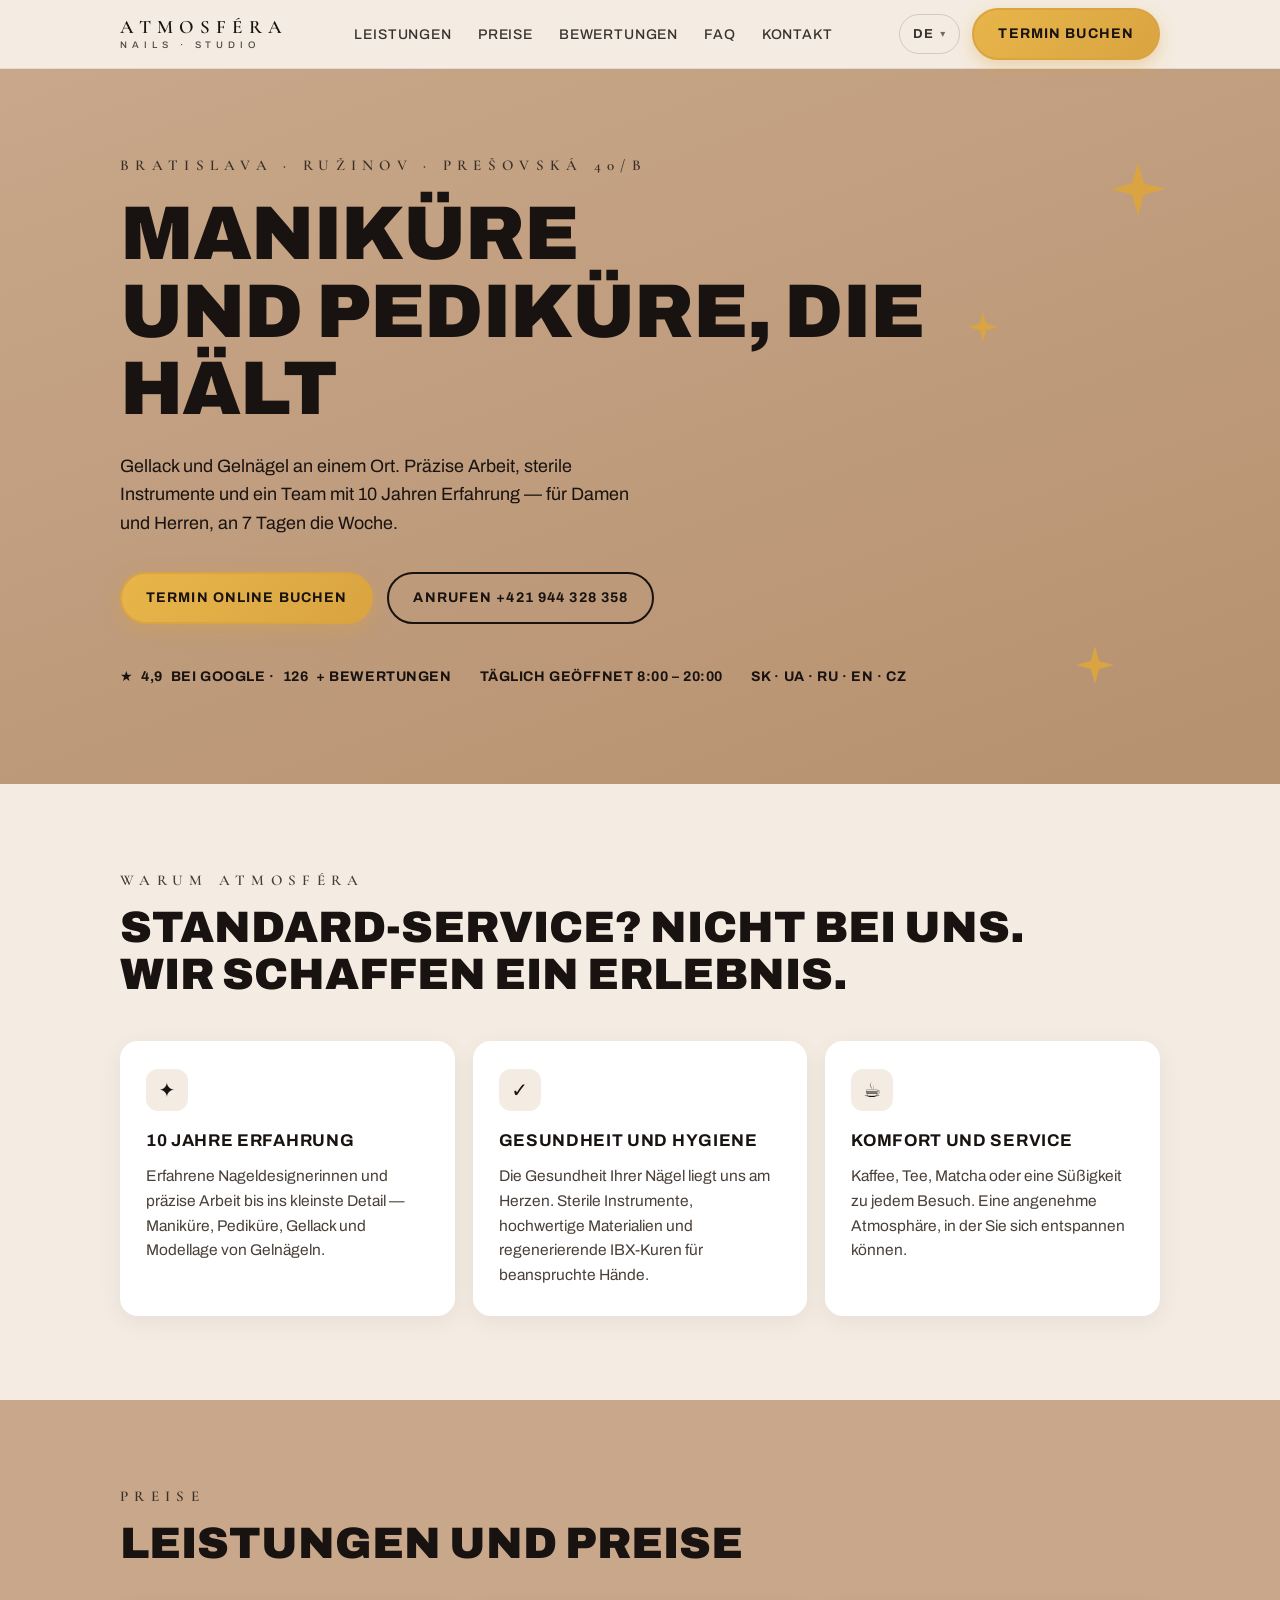
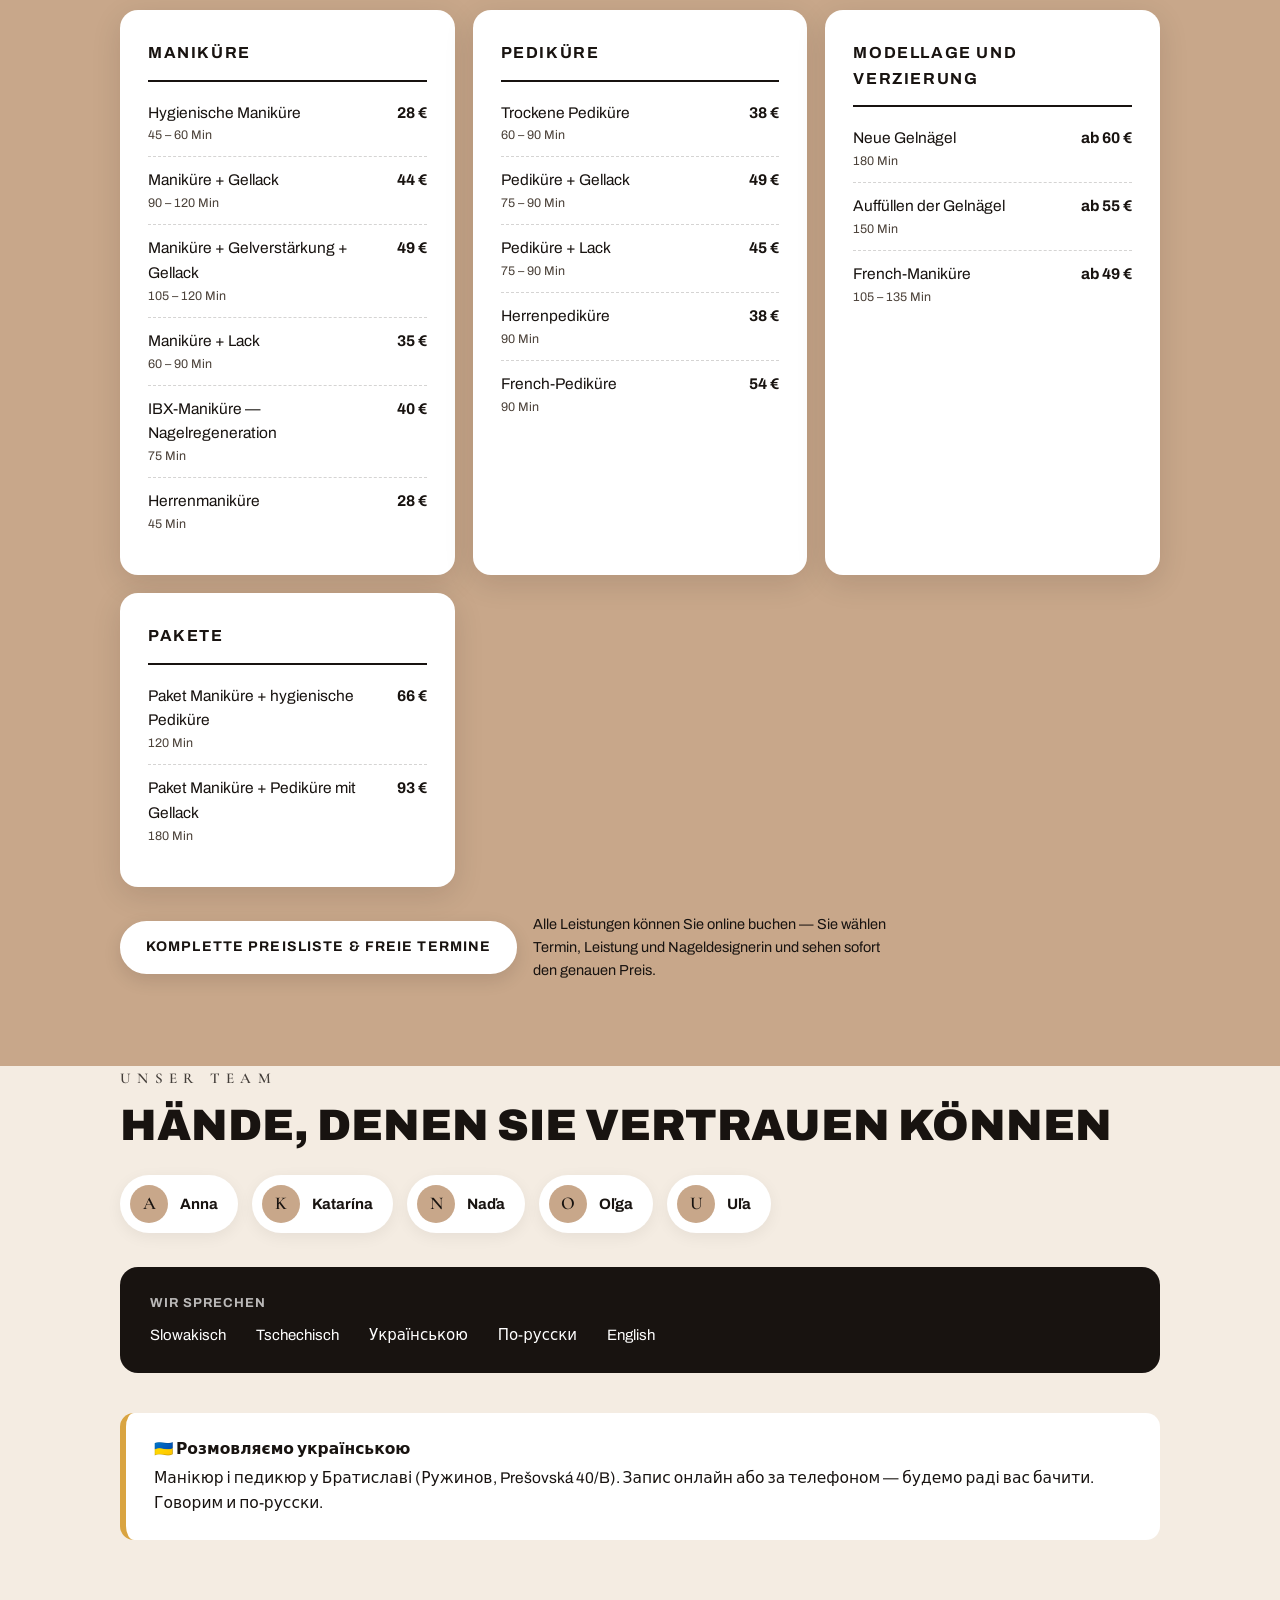
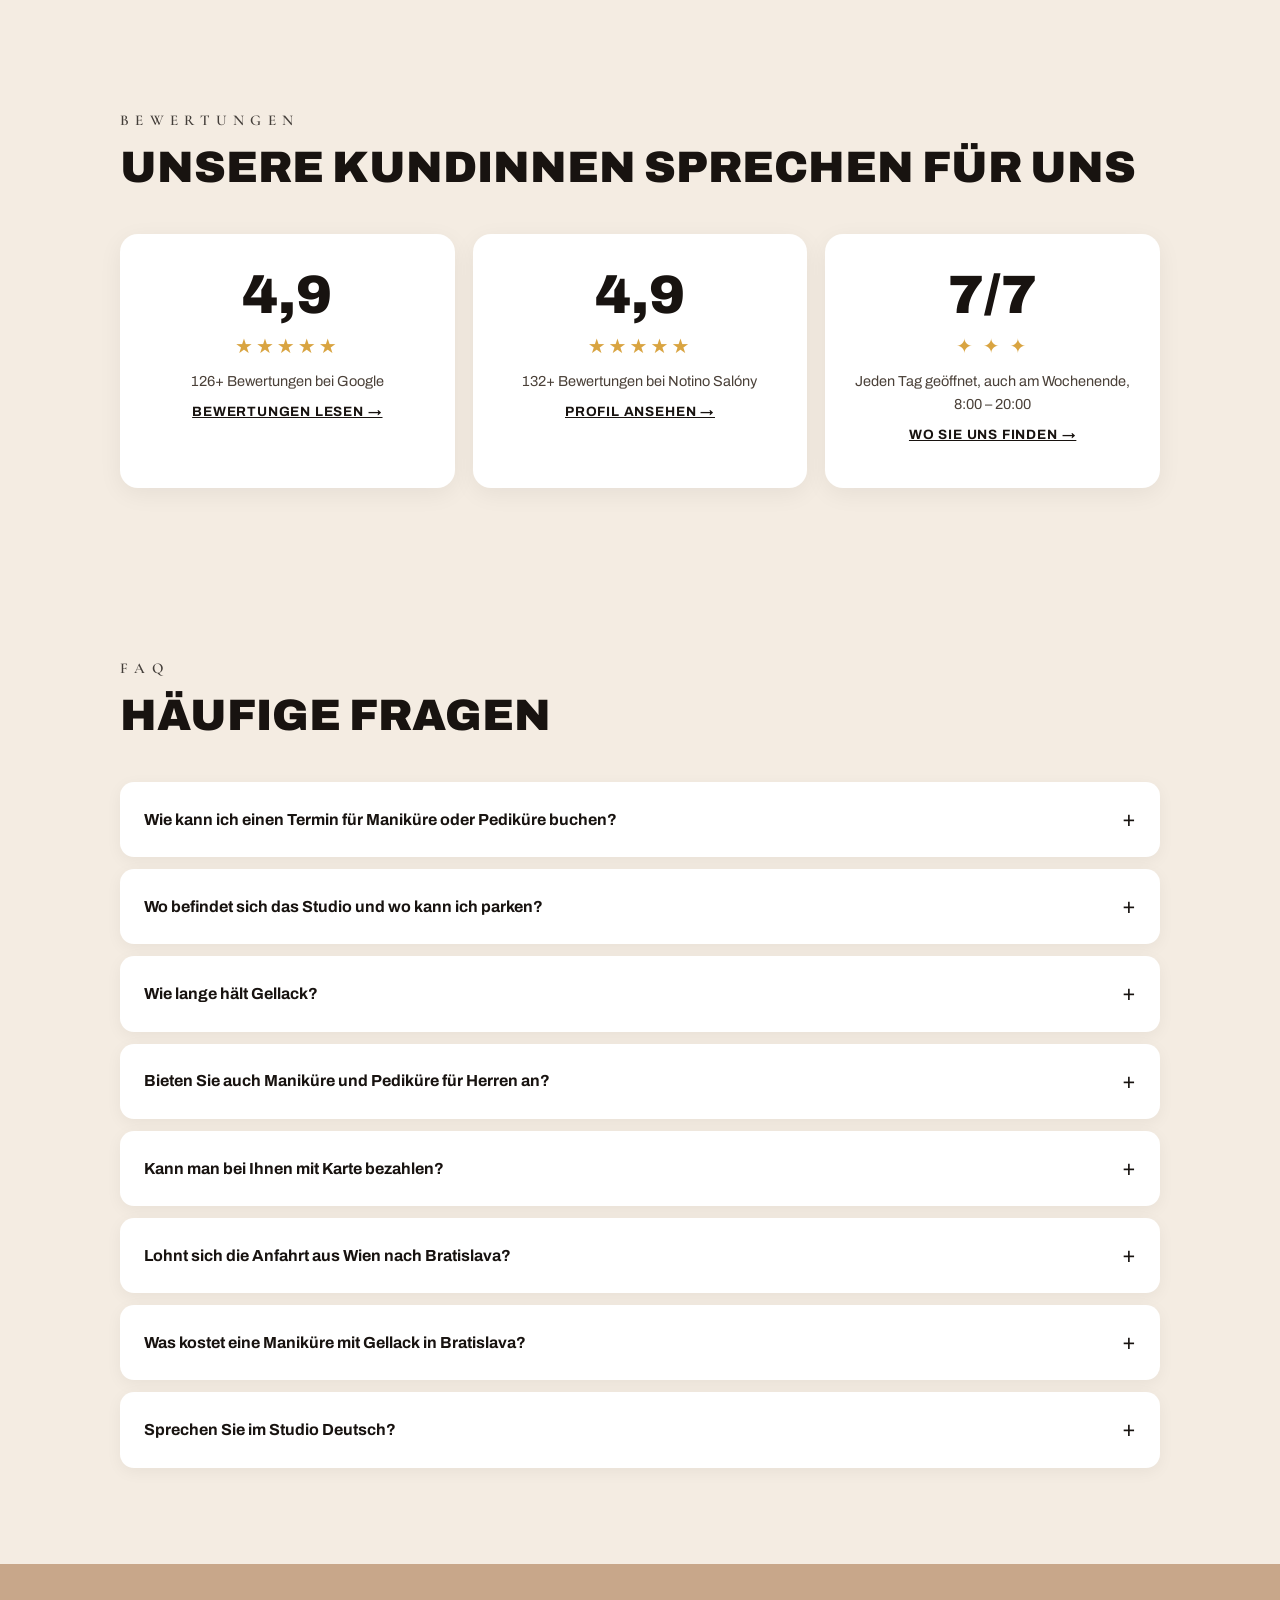
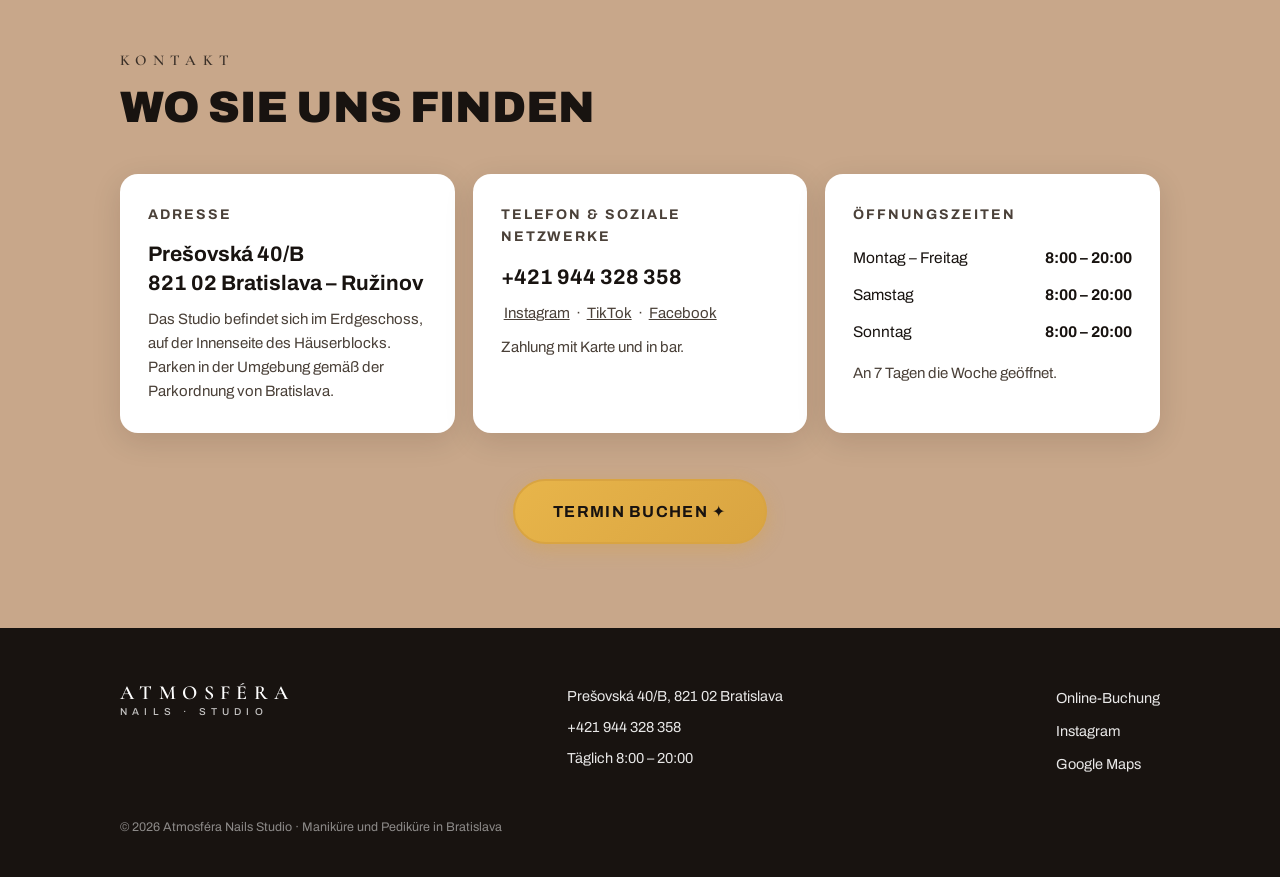
<file: de/index.html>
<!DOCTYPE html>
<html lang="de">
<head>
<meta charset="UTF-8">
<meta name="viewport" content="width=device-width, initial-scale=1.0">
<title>Nagelstudio Bratislava – Maniküre &amp; Pediküre | Atmosféra Nails Studio</title>
<meta name="description" content="Maniküre, Pediküre, Gellack und Gelnägel in Bratislava – Ružinov, Prešovská 40B. Täglich 8:00–20:00 geöffnet. ★ 4,9 bei Google. Termin online buchen.">
<link rel="canonical" href="https://atmosferanails.sk/de/">

<link rel="alternate" hreflang="sk" href="https://atmosferanails.sk/" />
<link rel="alternate" hreflang="cs" href="https://atmosferanails.sk/cs/" />
<link rel="alternate" hreflang="de" href="https://atmosferanails.sk/de/" />
<link rel="alternate" hreflang="uk" href="https://atmosferanails.sk/uk/" />
<link rel="alternate" hreflang="ru" href="https://atmosferanails.sk/ru/" />
<link rel="alternate" hreflang="en" href="https://atmosferanails.sk/en/" />
<link rel="alternate" hreflang="x-default" href="https://atmosferanails.sk/" />

<meta property="og:type" content="website">
<meta property="og:locale" content="de_AT">
<meta property="og:site_name" content="Atmosféra Nails Studio">
<meta property="og:title" content="Nagelstudio Bratislava – Maniküre &amp; Pediküre | Atmosféra Nails Studio">
<meta property="og:description" content="Maniküre, Pediküre, Gellack und Gelnägel in Bratislava – Ružinov, Prešovská 40B. Täglich 8:00–20:00 geöffnet. ★ 4,9 bei Google. Termin online buchen.">
<meta property="og:url" content="https://atmosferanails.sk/de/">
<meta property="og:image" content="https://atmosferanails.sk/og.png">
<meta name="twitter:card" content="summary_large_image">
<meta name="twitter:title" content="Nagelstudio Bratislava – Maniküre &amp; Pediküre | Atmosféra Nails Studio">
<meta name="twitter:description" content="Maniküre, Pediküre, Gellack und Gelnägel in Bratislava – Ružinov, Prešovská 40B. Täglich 8:00–20:00 geöffnet. ★ 4,9 bei Google. Termin online buchen.">
<meta name="twitter:image" content="https://atmosferanails.sk/og.png">

<meta name="theme-color" content="#C8A78A">
<link rel="icon" href="/favicon.ico" sizes="any">
<link rel="icon" type="image/svg+xml" href="/favicon.svg">
<link rel="icon" type="image/png" sizes="480x480" href="/favicon.png">
<link rel="apple-touch-icon" href="/apple-touch-icon.png">

<link rel="preconnect" href="https://fonts.googleapis.com">
<link rel="preconnect" href="https://fonts.gstatic.com" crossorigin>
<link href="https://fonts.googleapis.com/css2?family=Archivo:wght@400;500;700;900&family=Cormorant+Garamond:wght@500;600&display=swap" rel="stylesheet">

<script type="application/ld+json">
{
  "@context": "https://schema.org",
  "@type": "NailSalon",
  "@id": "https://atmosferanails.sk/#salon",
  "name": "Atmosféra Nails Studio",
  "description": "Maniküre, Pediküre, Gellack und Gelnägel in Bratislava – Ružinov.",
  "url": "https://atmosferanails.sk/de/",
  "image": "https://atmosferanails.sk/og.png",
  "telephone": "+421944328358",
  "priceRange": "€€",
  "currenciesAccepted": "EUR",
  "paymentAccepted": "Cash, Credit Card",
  "address": {
    "@type": "PostalAddress",
    "streetAddress": "Prešovská 40/B",
    "addressLocality": "Bratislava",
    "addressRegion": "Bratislavský kraj",
    "postalCode": "821 02",
    "addressCountry": "SK"
  },
  "geo": { "@type": "GeoCoordinates", "latitude": 48.1606295, "longitude": 17.1452902 },
  "hasMap": "https://maps.google.com/?cid=15489308746427992283",
  "openingHoursSpecification": [{
    "@type": "OpeningHoursSpecification",
    "dayOfWeek": ["Monday","Tuesday","Wednesday","Thursday","Friday","Saturday","Sunday"],
    "opens": "08:00",
    "closes": "20:00"
  }],
  "logo": "https://atmosferanails.sk/og.png",
  "areaServed": [
    { "@type": "City", "name": "Bratislava" },
    { "@type": "Place", "name": "Ružinov" },
    { "@type": "Place", "name": "Nivy" },
    { "@type": "Place", "name": "Staré Mesto" }
  ],
  "knowsLanguage": ["sk","cs","de","uk","ru","en"],
  "sameAs": [
    "https://maps.google.com/?cid=15489308746427992283",
    "https://www.instagram.com/atmosfera.nails.ba/",
    "https://www.facebook.com/share/1B512vYPuY/",
    "https://www.tiktok.com/@atmosfera.nails.b",
    "https://www.notino.sk/salony/atmosfera-nails-studio/"
  ],
  "makesOffer": [
    { "@type": "Offer", "itemOffered": { "@type": "Service", "name": "Hygienische Maniküre" }, "price": "28", "priceCurrency": "EUR" },
    { "@type": "Offer", "itemOffered": { "@type": "Service", "name": "Maniküre + Gellack" }, "price": "44", "priceCurrency": "EUR" },
    { "@type": "Offer", "itemOffered": { "@type": "Service", "name": "Pediküre + Gellack" }, "price": "49", "priceCurrency": "EUR" },
    { "@type": "Offer", "itemOffered": { "@type": "Service", "name": "Neue Gelnägel" }, "price": "60", "priceCurrency": "EUR" }
  ]
}
</script>

<script type="application/ld+json">
{
  "@context": "https://schema.org",
  "@type": "FAQPage",
  "mainEntity": [
    {
      "@type": "Question",
      "name": "Wie kann ich einen Termin für Maniküre oder Pediküre buchen?",
      "acceptedAnswer": { "@type": "Answer", "text": "Am schnellsten online über das Buchungssystem Notino Salóny, wo Sie freie Termine in Echtzeit sehen. Sie können auch telefonisch unter +421 944 328 358 oder per Nachricht auf Instagram @atmosfera.nails.ba buchen." }
    },
    {
      "@type": "Question",
      "name": "Wo befindet sich das Studio und wo kann ich parken?",
      "acceptedAnswer": { "@type": "Answer", "text": "Sie finden uns unter der Adresse Prešovská 40/B in Bratislava – Ružinov, im Erdgeschoss auf der Innenseite des Häuserblocks. Parken ist in der Umgebung gemäß der Parkordnung der Stadt Bratislava möglich." }
    },
    {
      "@type": "Question",
      "name": "Wie lange hält Gellack?",
      "acceptedAnswer": { "@type": "Answer", "text": "Gellack hält in der Regel 2 bis 3 Wochen. Wir empfehlen, ihn alle 2 – 3 Wochen zu erneuern, damit die Nägel gesund bleiben und die Maniküre stets gepflegt aussieht." }
    },
    {
      "@type": "Question",
      "name": "Bieten Sie auch Maniküre und Pediküre für Herren an?",
      "acceptedAnswer": { "@type": "Answer", "text": "Ja, wir bieten Herrenmaniküre und Herrenpediküre an. Wir kümmern uns um gepflegte Hände und Füße für Damen und Herren." }
    },
    {
      "@type": "Question",
      "name": "Kann man bei Ihnen mit Karte bezahlen?",
      "acceptedAnswer": { "@type": "Answer", "text": "Ja, wir akzeptieren Zahlung mit Karte und in bar." }
    },
    {
      "@type": "Question",
      "name": "Lohnt sich die Anfahrt aus Wien nach Bratislava?",
      "acceptedAnswer": { "@type": "Answer", "text": "Bratislava liegt rund eine Autostunde von Wien entfernt, auch mit Zug oder Bus gibt es eine direkte Verbindung. Wir haben 7 Tage die Woche von 8:00 bis 20:00 geöffnet, sodass sich ein Termin gut in einen Tagesausflug einplanen lässt. Buchen Sie am besten vorab online, dann sehen Sie freie Zeiten und den genauen Preis im Voraus." }
    },
    {
      "@type": "Question",
      "name": "Was kostet eine Maniküre mit Gellack in Bratislava?",
      "acceptedAnswer": { "@type": "Answer", "text": "Die Maniküre mit Gellack kostet 44 €, die Maniküre mit Gelverstärkung und Gellack 49 € und die Pediküre mit Gellack 49 €. Neue Gelnägel gibt es ab 60 €. Alle Preise verstehen sich in Euro; den genauen Betrag sehen Sie schon bei der Online-Buchung, bevor Sie den Termin bestätigen." }
    },
    {
      "@type": "Question",
      "name": "Sprechen Sie im Studio Deutsch?",
      "acceptedAnswer": { "@type": "Answer", "text": "Unser Team spricht Slowakisch, Tschechisch, Ukrainisch, Russisch und Englisch. Gäste aus Österreich und Deutschland betreuen wir auf Englisch. Diese Website ist auf Deutsch, sodass Sie Leistungen und Preise vorab in Ruhe durchgehen können." }
    }
  ]
}
</script>

<link rel="stylesheet" href="../styles.css">

<meta name="geo.region" content="SK-BL">
<meta name="geo.placename" content="Bratislava – Ružinov">
<meta name="geo.position" content="48.1606295;17.1452902">
<meta name="ICBM" content="48.1606295, 17.1452902">
<meta property="og:image:width" content="1200">
<meta property="og:image:height" content="630">
<meta property="og:image:alt" content="Atmosféra Nails Studio – Maniküre und Pediküre in Bratislava">

<script type="application/ld+json">
{
  "@context": "https://schema.org",
  "@graph": [
    {
      "@type": "WebSite",
      "@id": "https://atmosferanails.sk/de/#website",
      "url": "https://atmosferanails.sk/de/",
      "name": "Atmosféra Nails Studio",
      "inLanguage": "de",
      "publisher": { "@id": "https://atmosferanails.sk/#salon" }
    },
    { "@type": "Service", "serviceType": "Maniküre", "name": "Maniküre in Bratislava", "provider": { "@id": "https://atmosferanails.sk/#salon" }, "areaServed": { "@type": "City", "name": "Bratislava" }, "offers": { "@type": "Offer", "price": "28", "priceCurrency": "EUR", "url": "https://www.notino.sk/salony/atmosfera-nails-studio/" } },
    { "@type": "Service", "serviceType": "Pediküre", "name": "Pediküre in Bratislava", "provider": { "@id": "https://atmosferanails.sk/#salon" }, "areaServed": { "@type": "City", "name": "Bratislava" }, "offers": { "@type": "Offer", "price": "38", "priceCurrency": "EUR", "url": "https://www.notino.sk/salony/atmosfera-nails-studio/" } },
    { "@type": "Service", "serviceType": "Gellack", "name": "Gellack in Bratislava", "provider": { "@id": "https://atmosferanails.sk/#salon" }, "areaServed": { "@type": "City", "name": "Bratislava" }, "offers": { "@type": "Offer", "price": "44", "priceCurrency": "EUR", "url": "https://www.notino.sk/salony/atmosfera-nails-studio/" } },
    { "@type": "Service", "serviceType": "Gelnägel", "name": "Gelnägel in Bratislava", "provider": { "@id": "https://atmosferanails.sk/#salon" }, "areaServed": { "@type": "City", "name": "Bratislava" }, "offers": { "@type": "Offer", "price": "60", "priceCurrency": "EUR", "url": "https://www.notino.sk/salony/atmosfera-nails-studio/" } }
  ]
}
</script>
</head>
<body>

<header>
  <div class="wrap nav">
    <a class="wordmark" href="#top">Atmosféra<small>Nails · Studio</small></a>
    <nav aria-label="Hauptnavigation">
      <ul class="nav-links" id="navLinks">
        <li><a href="#sluzby">Leistungen</a></li>
        <li><a href="#cennik">Preise</a></li>
        <li><a href="#hodnotenia">Bewertungen</a></li>
        <li><a href="#faq">FAQ</a></li>
        <li><a href="#kontakt">Kontakt</a></li>
      </ul>
    </nav>
    <div style="display:flex;gap:12px;align-items:center">
      <details class="lang-pick">
        <summary aria-label="Jazyk / Language">DE</summary>
        <div class="lang-menu">
          <a href="../" hreflang="sk">Slovensky</a>
          <a href="../cs/" hreflang="cs">Čeština</a>
          <a href="../de/" hreflang="de" aria-current="page">Deutsch</a>
          <a href="../uk/" hreflang="uk">Українська</a>
          <a href="../ru/" hreflang="ru">Русский</a>
          <a href="../en/" hreflang="en">English</a>
        </div>
      </details>
      <a class="btn" href="https://www.notino.sk/salony/atmosfera-nails-studio/" target="_blank" rel="noopener">Termin buchen</a>
      <button class="menu-toggle" id="menuToggle" aria-label="Menu" aria-expanded="false">☰</button>
    </div>
  </div>
</header>

<main id="top">

<!-- ============ HERO ============ -->
<div class="hero">
  <div class="spark s1"><svg viewBox="0 0 24 24" fill="currentColor"><path d="M12 0l2.6 9.4L24 12l-9.4 2.6L12 24l-2.6-9.4L0 12l9.4-2.6z"/></svg></div>
  <div class="spark s2"><svg viewBox="0 0 24 24" fill="currentColor"><path d="M12 0l2.6 9.4L24 12l-9.4 2.6L12 24l-2.6-9.4L0 12l9.4-2.6z"/></svg></div>
  <div class="spark s3"><svg viewBox="0 0 24 24" fill="currentColor"><path d="M12 0l2.6 9.4L24 12l-9.4 2.6L12 24l-2.6-9.4L0 12l9.4-2.6z"/></svg></div>

  <div class="wrap">
    <p class="eyebrow">Bratislava · Ružinov · Prešovská 40/B</p>
    <h1>Maniküre und&nbsp;Pediküre, die hält</h1>
    <p class="lead">Gellack und Gelnägel an einem Ort. Präzise Arbeit, sterile Instrumente und ein Team mit 10 Jahren Erfahrung — für Damen und Herren, an 7 Tagen die Woche.</p>
    <div class="hero-cta">
      <a class="btn" href="https://www.notino.sk/salony/atmosfera-nails-studio/" target="_blank" rel="noopener">Termin online buchen</a>
      <a class="btn ghost" href="tel:+421944328358">Anrufen +421 944 328 358</a>
    </div>
    <div class="trust">
      <span>★ <span data-rev="google.rating">4,9</span> bei Google · <span data-rev="google.count">126</span>+ Bewertungen</span>
      <span>Täglich geöffnet 8:00 – 20:00</span>
      <span>SK · UA · RU · EN · CZ</span>
    </div>
  </div>
</div>

<!-- ============ WHY ============ -->
<section id="sluzby">
  <div class="wrap">
    <div class="sec-head">
      <p class="eyebrow">Warum Atmosféra</p>
      <h2>Standard-Service? Nicht bei uns.<br>Wir schaffen ein Erlebnis.</h2>
    </div>
    <div class="cards">
      <div class="card">
        <div class="ic">✦</div>
        <h3>10 Jahre Erfahrung</h3>
        <p>Erfahrene Nageldesignerinnen und präzise Arbeit bis ins kleinste Detail — Maniküre, Pediküre, Gellack und Modellage von Gelnägeln.</p>
      </div>
      <div class="card">
        <div class="ic">✓</div>
        <h3>Gesundheit und Hygiene</h3>
        <p>Die Gesundheit Ihrer Nägel liegt uns am Herzen. Sterile Instrumente, hochwertige Materialien und regenerierende IBX-Kuren für beanspruchte Hände.</p>
      </div>
      <div class="card">
        <div class="ic">☕</div>
        <h3>Komfort und Service</h3>
        <p>Kaffee, Tee, Matcha oder eine Süßigkeit zu jedem Besuch. Eine angenehme Atmosphäre, in der Sie sich entspannen können.</p>
      </div>
    </div>
  </div>
</section>

<!-- ============ PRICING ============ -->
<section id="cennik">
  <div class="wrap">
    <div class="sec-head">
      <p class="eyebrow">Preise</p>
      <h2>Leistungen und Preise</h2>
    </div>
    <div class="price-grid">

      <div class="price-card">
        <h3>Maniküre</h3>
        <div class="price-row"><span class="nm">Hygienische Maniküre<span class="tm">45 – 60 Min</span></span><span class="dots"></span><span class="pr">28 €</span></div>
        <div class="price-row"><span class="nm">Maniküre + Gellack<span class="tm">90 – 120 Min</span></span><span class="dots"></span><span class="pr">44 €</span></div>
        <div class="price-row"><span class="nm">Maniküre + Gelverstärkung + Gellack<span class="tm">105 – 120 Min</span></span><span class="dots"></span><span class="pr">49 €</span></div>
        <div class="price-row"><span class="nm">Maniküre + Lack<span class="tm">60 – 90 Min</span></span><span class="dots"></span><span class="pr">35 €</span></div>
        <div class="price-row"><span class="nm">IBX-Maniküre — Nagelregeneration<span class="tm">75 Min</span></span><span class="dots"></span><span class="pr">40 €</span></div>
        <div class="price-row"><span class="nm">Herrenmaniküre<span class="tm">45 Min</span></span><span class="dots"></span><span class="pr">28 €</span></div>
      </div>

      <div class="price-card">
        <h3>Pediküre</h3>
        <div class="price-row"><span class="nm">Trockene Pediküre<span class="tm">60 – 90 Min</span></span><span class="dots"></span><span class="pr">38 €</span></div>
        <div class="price-row"><span class="nm">Pediküre + Gellack<span class="tm">75 – 90 Min</span></span><span class="dots"></span><span class="pr">49 €</span></div>
        <div class="price-row"><span class="nm">Pediküre + Lack<span class="tm">75 – 90 Min</span></span><span class="dots"></span><span class="pr">45 €</span></div>
        <div class="price-row"><span class="nm">Herrenpediküre<span class="tm">90 Min</span></span><span class="dots"></span><span class="pr">38 €</span></div>
        <div class="price-row"><span class="nm">French-Pediküre<span class="tm">90 Min</span></span><span class="dots"></span><span class="pr">54 €</span></div>
      </div>

      <div class="price-card">
        <h3>Modellage und Verzierung</h3>
        <div class="price-row"><span class="nm">Neue Gelnägel<span class="tm">180 Min</span></span><span class="dots"></span><span class="pr">ab 60 €</span></div>
        <div class="price-row"><span class="nm">Auffüllen der Gelnägel<span class="tm">150 Min</span></span><span class="dots"></span><span class="pr">ab 55 €</span></div>
        <div class="price-row"><span class="nm">French-Maniküre<span class="tm">105 – 135 Min</span></span><span class="dots"></span><span class="pr">ab 49 €</span></div>
      </div>

      <div class="price-card">
        <h3>Pakete</h3>
        <div class="price-row"><span class="nm">Paket Maniküre + hygienische Pediküre<span class="tm">120 Min</span></span><span class="dots"></span><span class="pr">66 €</span></div>
        <div class="price-row"><span class="nm">Paket Maniküre + Pediküre mit Gellack<span class="tm">180 Min</span></span><span class="dots"></span><span class="pr">93 €</span></div>
      </div>

    </div>
    <div class="price-note">
      <a class="btn light" href="https://www.notino.sk/salony/atmosfera-nails-studio/" target="_blank" rel="noopener">Komplette Preisliste &amp; freie Termine</a>
      <p>Alle Leistungen können Sie online buchen — Sie wählen Termin, Leistung und Nageldesignerin und sehen sofort den genauen Preis.</p>
    </div>
  </div>
</section>

<!-- ============ TEAM & LANGUAGES ============ -->
<section id="tim" style="padding-top:0">
  <div class="wrap">
    <div class="sec-head" style="margin-bottom:8px">
      <p class="eyebrow">Unser Team</p>
      <h2>Hände, denen Sie vertrauen können</h2>
    </div>
    <div class="team-row">
      <span class="tm-chip"><i>A</i>Anna</span>
      <span class="tm-chip"><i>K</i>Katarína</span>
      <span class="tm-chip"><i>N</i>Naďa</span>
      <span class="tm-chip"><i>O</i>Oľga</span>
      <span class="tm-chip"><i>U</i>Uľa</span>
    </div>
    <div class="langs">
      <b>Wir sprechen</b>
      <span>Slowakisch</span><span>Tschechisch</span><span>Українською</span><span>По‑русски</span><span>English</span>
    </div>
    <div class="ua-note">
      <b>🇺🇦 Розмовляємо українською</b>
      Манікюр і педикюр у Братиславі (Ружинов, Prešovská 40/B). Запис онлайн або за телефоном — будемо раді вас бачити. <span style="white-space:nowrap">Говорим и по‑русски.</span>
    </div>
  </div>
</section>

<!-- ============ REVIEWS ============ -->
<section id="hodnotenia">
  <div class="wrap">
    <div class="sec-head">
      <p class="eyebrow">Bewertungen</p>
      <h2>Unsere Kundinnen sprechen für uns</h2>
    </div>
    <div class="rate-band">
      <div class="rate-card">
        <div class="num" data-rev="google.rating">4,9</div>
        <div class="stars">★★★★★</div>
        <p><span data-rev="google.count">126</span>+ Bewertungen bei Google</p>
        <a href="https://maps.google.com/?cid=15489308746427992283" target="_blank" rel="noopener">Bewertungen lesen →</a>
      </div>
      <div class="rate-card">
        <div class="num" data-rev="notino.rating">4,9</div>
        <div class="stars">★★★★★</div>
        <p><span data-rev="notino.count">132</span>+ Bewertungen bei Notino Salóny</p>
        <a href="https://www.notino.sk/salony/atmosfera-nails-studio/" target="_blank" rel="noopener">Profil ansehen →</a>
      </div>
      <div class="rate-card">
        <div class="num">7/7</div>
        <div class="stars">✦ ✦ ✦</div>
        <p>Jeden Tag geöffnet, auch am Wochenende, 8:00 – 20:00</p>
        <a href="#kontakt">Wo Sie uns finden →</a>
      </div>
    </div>
  </div>
</section>

<!-- ============ FAQ ============ -->
<section id="faq" class="faq">
  <div class="wrap">
    <div class="sec-head">
      <p class="eyebrow">FAQ</p>
      <h2>Häufige Fragen</h2>
    </div>

    <details>
      <summary>Wie kann ich einen Termin für Maniküre oder Pediküre buchen?</summary>
      <p class="ans">Am schnellsten online über das Buchungssystem Notino Salóny — Sie sehen freie Termine in Echtzeit und wählen auch Ihre Nageldesignerin. Sie können auch telefonisch unter <a href="tel:+421944328358">+421 944 328 358</a> oder per Nachricht auf Instagram <a href="https://www.instagram.com/atmosfera.nails.ba/" target="_blank" rel="noopener">@atmosfera.nails.ba</a> buchen.</p>
    </details>

    <details>
      <summary>Wo befindet sich das Studio und wo kann ich parken?</summary>
      <p class="ans">Sie finden uns unter der Adresse <strong>Prešovská 40/B, Bratislava – Ružinov</strong>, im Erdgeschoss auf der Innenseite des Häuserblocks. Parken ist in der Umgebung gemäß der Parkordnung der Stadt Bratislava möglich.</p>
    </details>

    <details>
      <summary>Wie lange hält Gellack?</summary>
      <p class="ans">In der Regel 2 bis 3 Wochen. Wir empfehlen, den Gellack alle 2 – 3 Wochen zu erneuern — so bleiben die Nägel gesund und die Maniküre gepflegt. Bei schwachen oder brüchigen Nägeln empfehlen wir die regenerierende IBX-Kur.</p>
    </details>

    <details>
      <summary>Bieten Sie auch Maniküre und Pediküre für Herren an?</summary>
      <p class="ans">Ja. Die Herrenmaniküre kostet 28 € und die Herrenpediküre 38 €. Gepflegte Hände sind nicht nur für Damen.</p>
    </details>

    <details>
      <summary>Kann man bei Ihnen mit Karte bezahlen?</summary>
      <p class="ans">Ja, wir akzeptieren Zahlung mit Karte und in bar.</p>
    </details>

    <details>
      <summary>Lohnt sich die Anfahrt aus Wien nach Bratislava?</summary>
      <p class="ans">Bratislava liegt rund eine Autostunde von Wien entfernt, auch mit Zug oder Bus gibt es eine direkte Verbindung. Wir haben 7 Tage die Woche von 8:00 bis 20:00 geöffnet, sodass sich ein Termin gut in einen Tagesausflug einplanen lässt. Buchen Sie am besten vorab online — dann sehen Sie freie Zeiten und den genauen Preis im Voraus.</p>
    </details>

    <details>
      <summary>Was kostet eine Maniküre mit Gellack in Bratislava?</summary>
      <p class="ans">Bei uns kostet die Maniküre mit Gellack 44 €, die Maniküre mit Gelverstärkung und Gellack 49 € und die Pediküre mit Gellack 49 €. Neue Gelnägel gibt es ab 60 €. Alle Preise verstehen sich in Euro — den genauen Betrag sehen Sie schon bei der Online-Buchung, bevor Sie den Termin bestätigen.</p>
    </details>

    <details>
      <summary>Sprechen Sie im Studio Deutsch?</summary>
      <p class="ans">Unser Team spricht Slowakisch, Tschechisch, Ukrainisch, Russisch und Englisch — Gäste aus Österreich und Deutschland betreuen wir auf Englisch. Diese Website ist auf Deutsch, sodass Sie Leistungen und Preise vorab in Ruhe durchgehen können.</p>
    </details>
  </div>
</section>

<!-- ============ CONTACT ============ -->
<section id="kontakt">
  <div class="wrap">
    <div class="sec-head">
      <p class="eyebrow">Kontakt</p>
      <h2>Wo Sie uns finden</h2>
    </div>
    <div class="contact-grid">
      <div class="contact-card">
        <h3>Adresse</h3>
        <a class="big" href="https://maps.google.com/?cid=15489308746427992283" target="_blank" rel="noopener">Prešovská 40/B<br>821 02 Bratislava – Ružinov</a>
        <p>Das Studio befindet sich im Erdgeschoss, auf der Innenseite des Häuserblocks. Parken in der Umgebung gemäß der Parkordnung von Bratislava.</p>
      </div>
      <div class="contact-card">
        <h3>Telefon &amp; soziale Netzwerke</h3>
        <a class="big" href="tel:+421944328358">+421 944 328 358</a>
        <p>
          <a href="https://www.instagram.com/atmosfera.nails.ba/" target="_blank" rel="noopener">Instagram</a> ·
          <a href="https://www.tiktok.com/@atmosfera.nails.b" target="_blank" rel="noopener">TikTok</a> ·
          <a href="https://www.facebook.com/share/1B512vYPuY/" target="_blank" rel="noopener">Facebook</a>
        </p>
        <p>Zahlung mit Karte und in bar.</p>
      </div>
      <div class="contact-card">
        <h3>Öffnungszeiten</h3>
        <table class="hours">
          <tr><td>Montag – Freitag</td><td>8:00 – 20:00</td></tr>
          <tr><td>Samstag</td><td>8:00 – 20:00</td></tr>
          <tr><td>Sonntag</td><td>8:00 – 20:00</td></tr>
        </table>
        <p>An 7 Tagen die Woche geöffnet.</p>
      </div>
    </div>
    <div class="cta-final">
      <a class="btn" href="https://www.notino.sk/salony/atmosfera-nails-studio/" target="_blank" rel="noopener">Termin buchen ✦</a>
    </div>
  </div>
</section>

</main>

<footer>
  <div class="wrap">
    <div class="foot">
      <a class="wordmark" href="#top">Atmosféra<small>Nails · Studio</small></a>
      <div class="foot-col">
        Prešovská 40/B, 821 02 Bratislava<br>
        <a href="tel:+421944328358">+421 944 328 358</a><br>
        Täglich 8:00 – 20:00
      </div>
      <div class="foot-col">
        <a href="https://www.notino.sk/salony/atmosfera-nails-studio/" target="_blank" rel="noopener">Online-Buchung</a><br>
        <a href="https://www.instagram.com/atmosfera.nails.ba/" target="_blank" rel="noopener">Instagram</a><br>
        <a href="https://maps.google.com/?cid=15489308746427992283" target="_blank" rel="noopener">Google Maps</a>
      </div>
    </div>
    <p class="copy">© <span id="yr">2026</span> Atmosféra Nails Studio · Maniküre und Pediküre in Bratislava</p>
  </div>
</footer>

<script src="../app.js" defer></script>
<div class="book-bar">
  <a class="btn" href="https://www.notino.sk/salony/atmosfera-nails-studio/" target="_blank" rel="noopener">Termin online buchen</a>
</div>

</body>
</html>
</file>
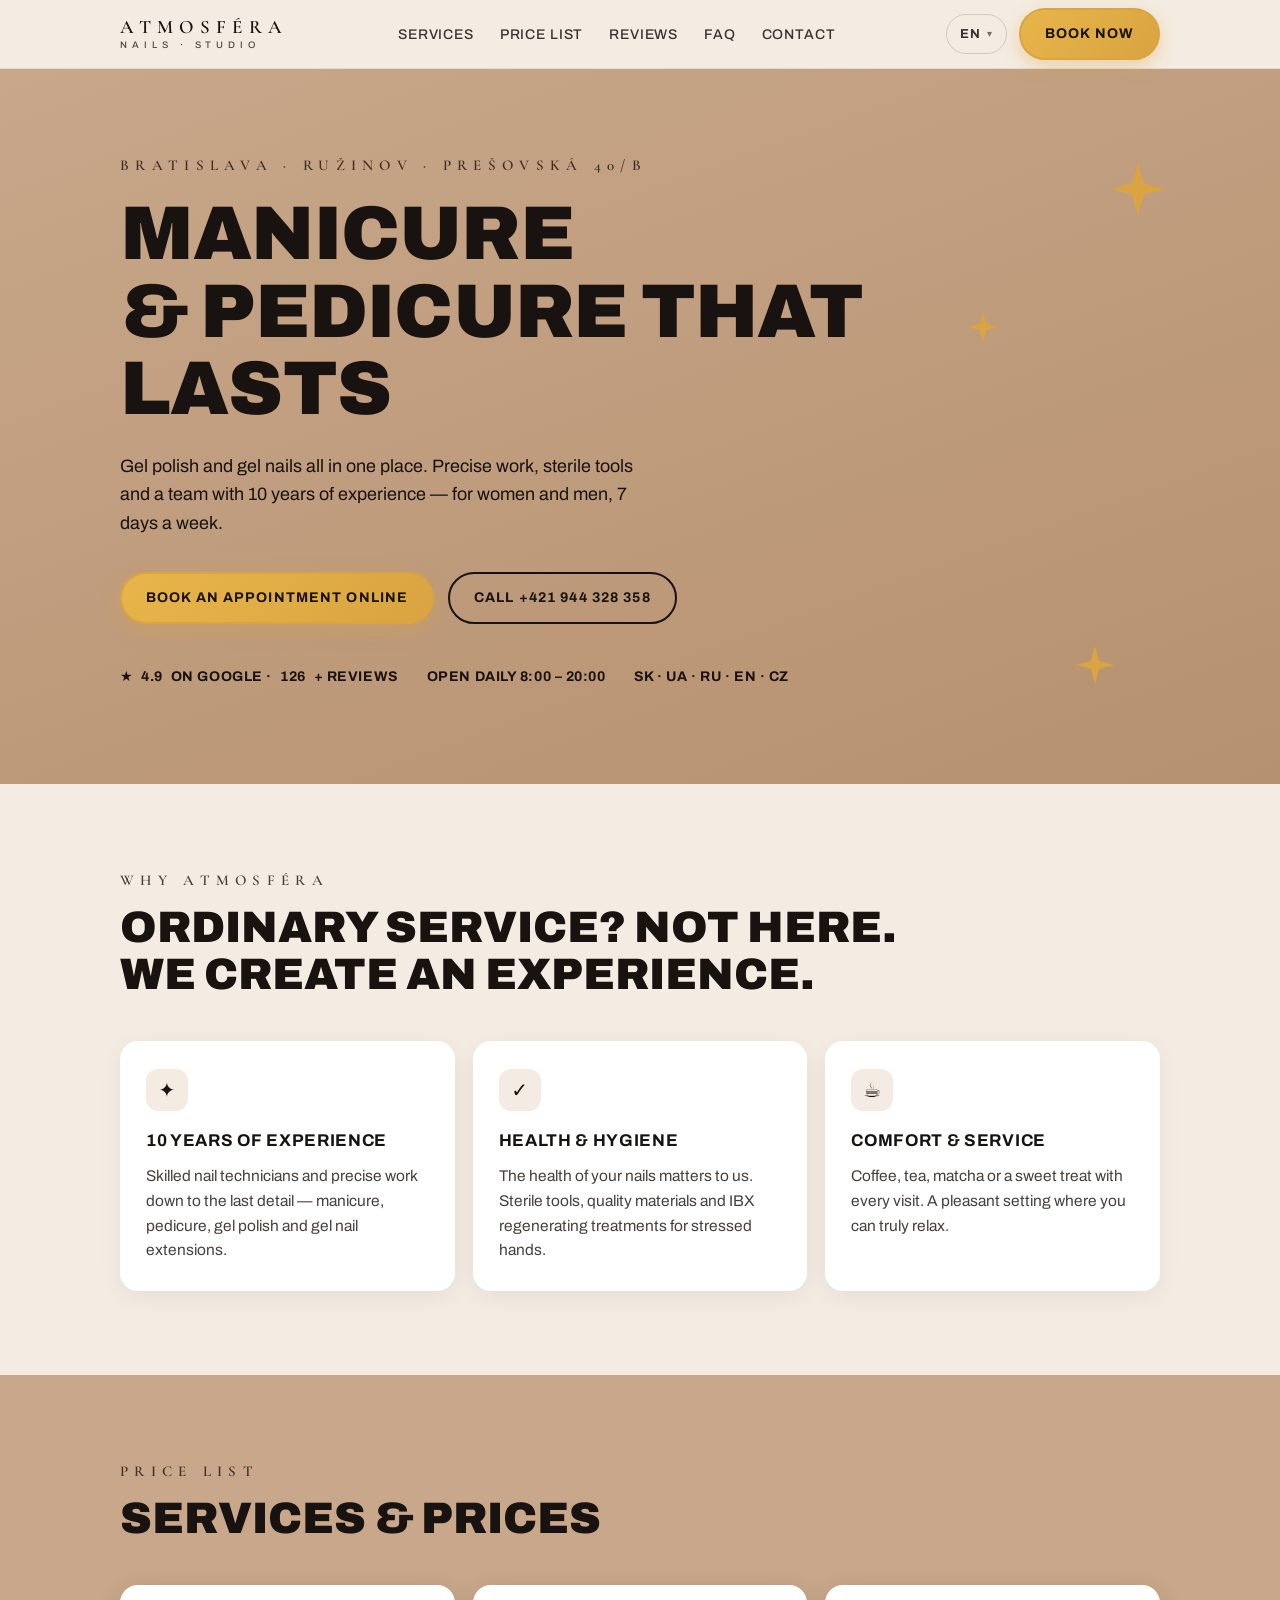
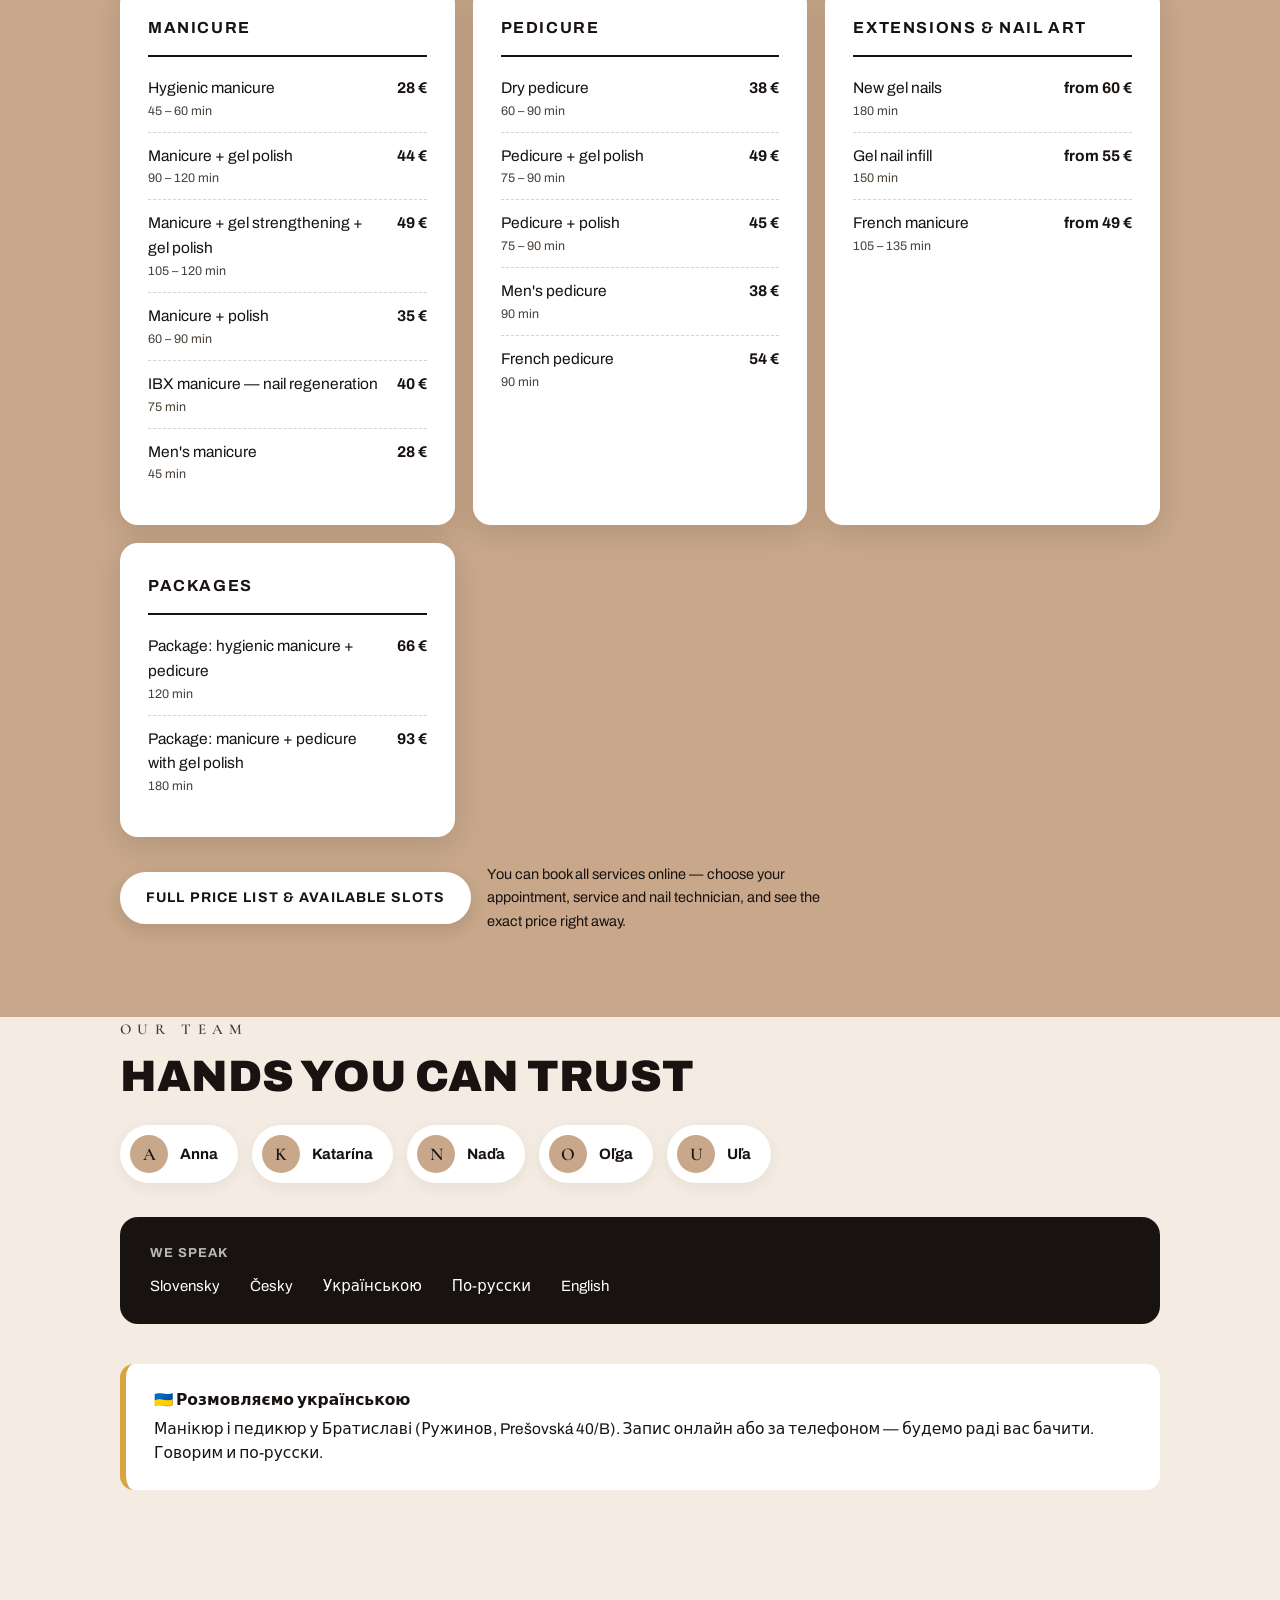
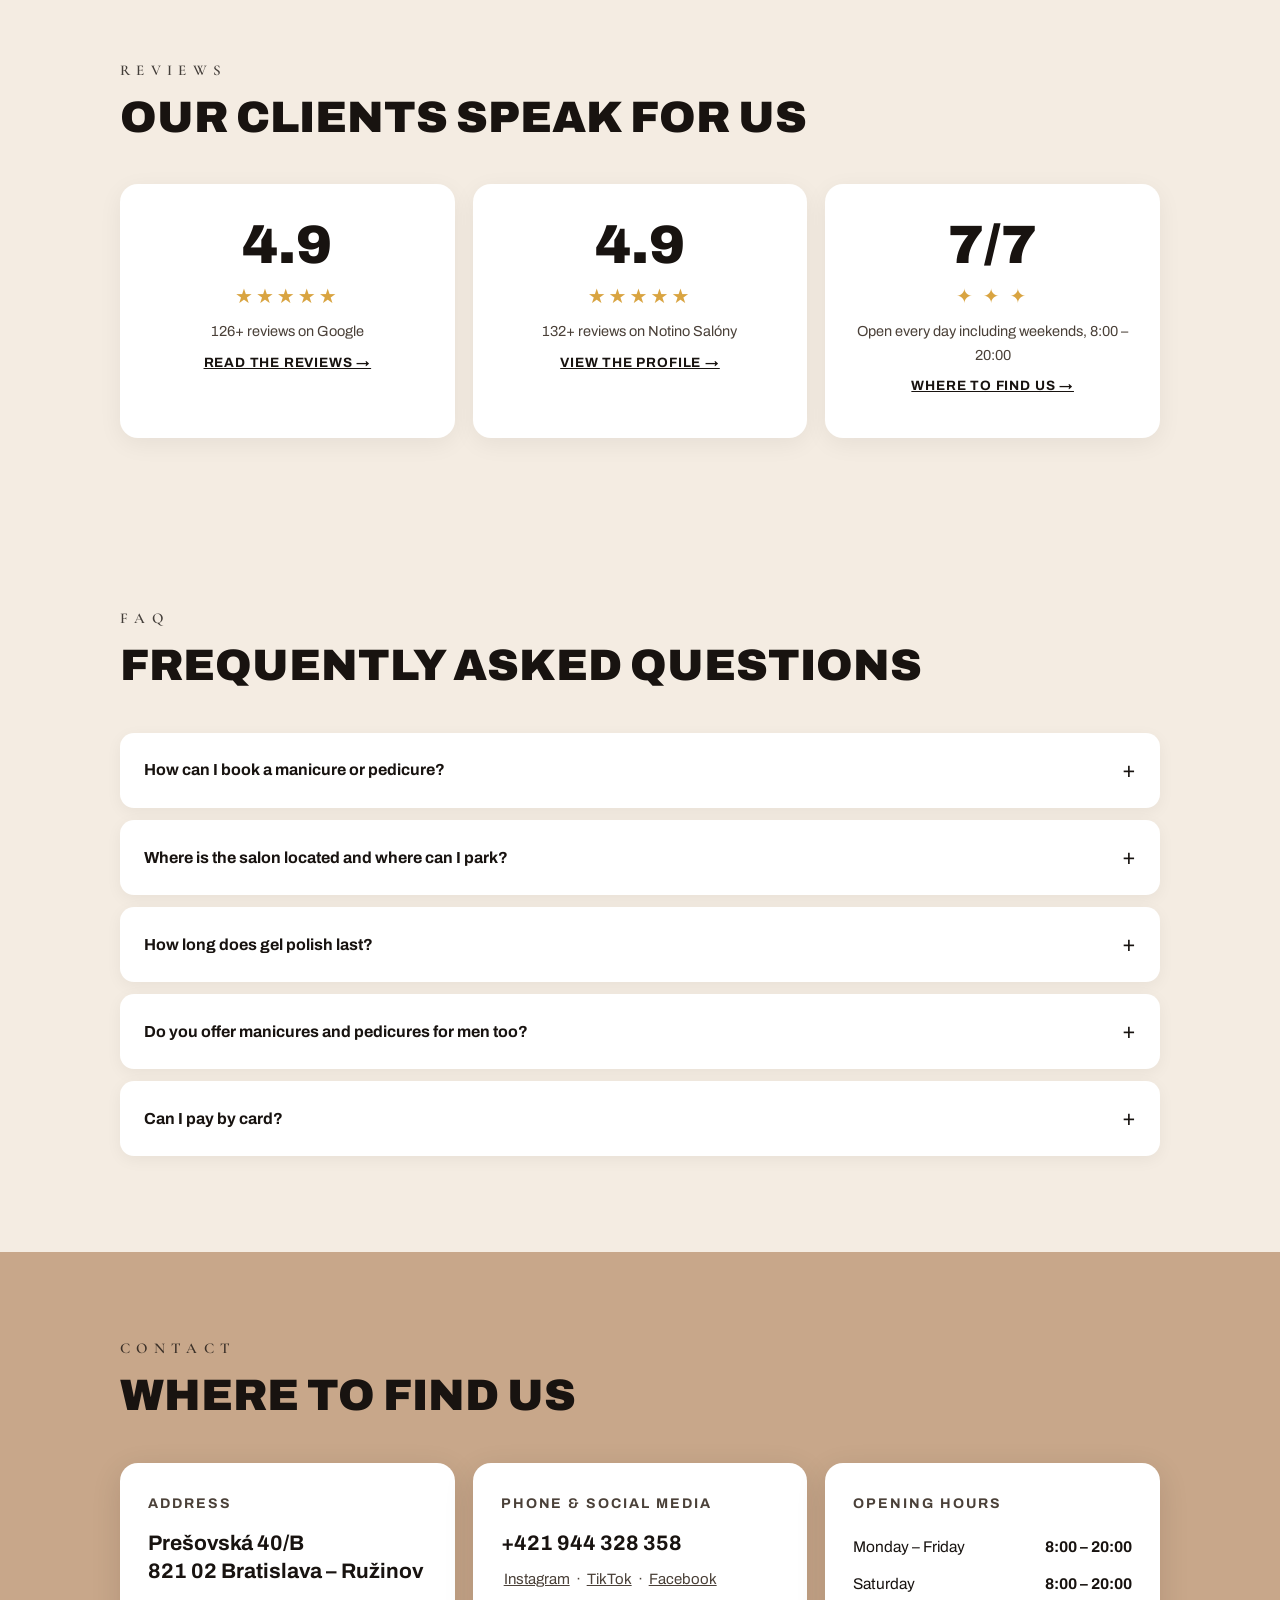
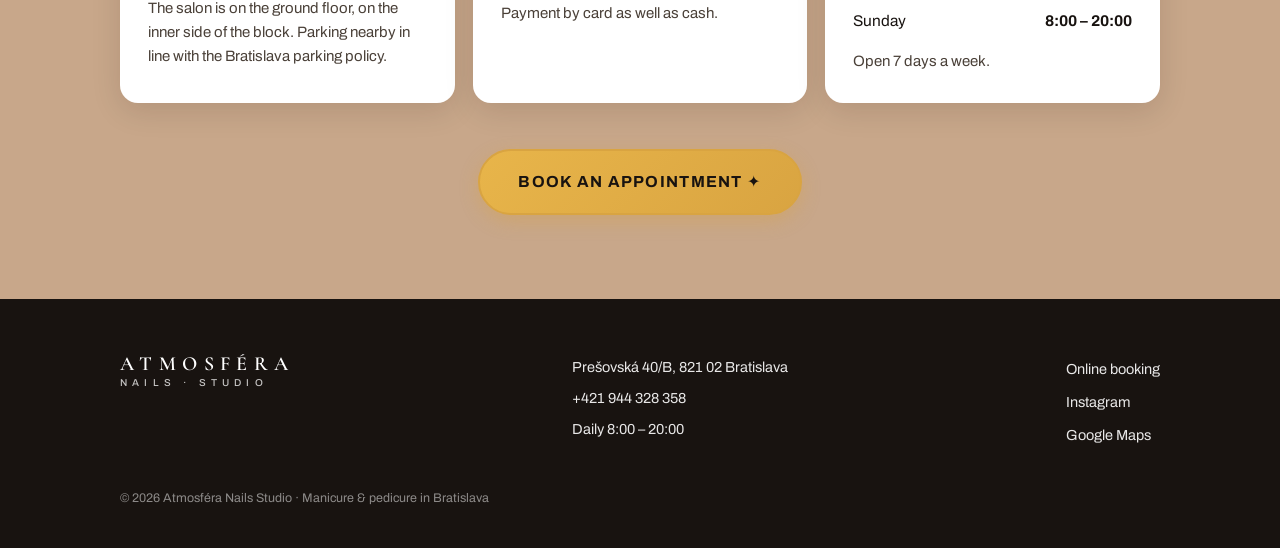
<file: en/index.html>
<!DOCTYPE html>
<html lang="en">
<head>
<meta charset="UTF-8">
<meta name="viewport" content="width=device-width, initial-scale=1.0">
<title>Nail Salon Bratislava – Manicure &amp; Pedicure | Atmosféra Nails Studio</title>
<meta name="description" content="Manicure, pedicure, gel polish and gel nails in Bratislava – Ružinov, Prešovská 40B. Open 7 days a week 8:00–20:00. ★ 4.9 on Google. Book your appointment online.">
<link rel="canonical" href="https://atmosferanails.sk/en/">

<link rel="alternate" hreflang="sk" href="https://atmosferanails.sk/" />
<link rel="alternate" hreflang="cs" href="https://atmosferanails.sk/cs/" />
<link rel="alternate" hreflang="de" href="https://atmosferanails.sk/de/" />
<link rel="alternate" hreflang="uk" href="https://atmosferanails.sk/uk/" />
<link rel="alternate" hreflang="ru" href="https://atmosferanails.sk/ru/" />
<link rel="alternate" hreflang="en" href="https://atmosferanails.sk/en/" />
<link rel="alternate" hreflang="x-default" href="https://atmosferanails.sk/" />

<meta property="og:type" content="website">
<meta property="og:locale" content="en_GB">
<meta property="og:site_name" content="Atmosféra Nails Studio">
<meta property="og:title" content="Nail Salon Bratislava – Manicure &amp; Pedicure | Atmosféra Nails Studio">
<meta property="og:description" content="Manicure, pedicure, gel polish and gel nails in Bratislava – Ružinov, Prešovská 40B. Open 7 days a week 8:00–20:00. ★ 4.9 on Google. Book your appointment online.">
<meta property="og:url" content="https://atmosferanails.sk/en/">
<meta property="og:image" content="https://atmosferanails.sk/og.png">
<meta name="twitter:card" content="summary_large_image">
<meta name="twitter:title" content="Nail Salon Bratislava – Manicure &amp; Pedicure | Atmosféra Nails Studio">
<meta name="twitter:description" content="Manicure, pedicure, gel polish and gel nails in Bratislava – Ružinov, Prešovská 40B. Open 7 days a week 8:00–20:00. ★ 4.9 on Google. Book your appointment online.">
<meta name="twitter:image" content="https://atmosferanails.sk/og.png">

<meta name="theme-color" content="#C8A78A">
<link rel="icon" href="/favicon.ico" sizes="any">
<link rel="icon" type="image/svg+xml" href="/favicon.svg">
<link rel="icon" type="image/png" sizes="480x480" href="/favicon.png">
<link rel="apple-touch-icon" href="/apple-touch-icon.png">

<link rel="preconnect" href="https://fonts.googleapis.com">
<link rel="preconnect" href="https://fonts.gstatic.com" crossorigin>
<link href="https://fonts.googleapis.com/css2?family=Archivo:wght@400;500;700;900&family=Cormorant+Garamond:wght@500;600&display=swap" rel="stylesheet">

<script type="application/ld+json">
{
  "@context": "https://schema.org",
  "@type": "NailSalon",
  "@id": "https://atmosferanails.sk/#salon",
  "name": "Atmosféra Nails Studio",
  "description": "Manicure, pedicure, gel polish and gel nails in Bratislava – Ružinov.",
  "url": "https://atmosferanails.sk/en/",
  "image": "https://atmosferanails.sk/og.png",
  "telephone": "+421944328358",
  "priceRange": "€€",
  "currenciesAccepted": "EUR",
  "paymentAccepted": "Cash, Credit Card",
  "address": {
    "@type": "PostalAddress",
    "streetAddress": "Prešovská 40/B",
    "addressLocality": "Bratislava",
    "addressRegion": "Bratislavský kraj",
    "postalCode": "821 02",
    "addressCountry": "SK"
  },
  "geo": { "@type": "GeoCoordinates", "latitude": 48.1606295, "longitude": 17.1452902 },
  "hasMap": "https://maps.google.com/?cid=15489308746427992283",
  "openingHoursSpecification": [{
    "@type": "OpeningHoursSpecification",
    "dayOfWeek": ["Monday","Tuesday","Wednesday","Thursday","Friday","Saturday","Sunday"],
    "opens": "08:00",
    "closes": "20:00"
  }],
  "logo": "https://atmosferanails.sk/og.png",
  "areaServed": [
    { "@type": "City", "name": "Bratislava" },
    { "@type": "Place", "name": "Ružinov" },
    { "@type": "Place", "name": "Nivy" },
    { "@type": "Place", "name": "Staré Mesto" }
  ],
  "knowsLanguage": ["sk","cs","de","uk","ru","en"],
  "sameAs": [
    "https://maps.google.com/?cid=15489308746427992283",
    "https://www.instagram.com/atmosfera.nails.ba/",
    "https://www.facebook.com/share/1B512vYPuY/",
    "https://www.tiktok.com/@atmosfera.nails.b",
    "https://www.notino.sk/salony/atmosfera-nails-studio/"
  ],
  "makesOffer": [
    { "@type": "Offer", "itemOffered": { "@type": "Service", "name": "Hygienic manicure" }, "price": "28", "priceCurrency": "EUR" },
    { "@type": "Offer", "itemOffered": { "@type": "Service", "name": "Manicure + gel polish" }, "price": "44", "priceCurrency": "EUR" },
    { "@type": "Offer", "itemOffered": { "@type": "Service", "name": "Pedicure + gel polish" }, "price": "49", "priceCurrency": "EUR" },
    { "@type": "Offer", "itemOffered": { "@type": "Service", "name": "New gel nails" }, "price": "60", "priceCurrency": "EUR" }
  ]
}
</script>

<script type="application/ld+json">
{
  "@context": "https://schema.org",
  "@type": "FAQPage",
  "mainEntity": [
    {
      "@type": "Question",
      "name": "How can I book a manicure or pedicure?",
      "acceptedAnswer": { "@type": "Answer", "text": "The quickest way is online through the Notino Salóny booking system, where you can see available appointments in real time. You can also book by phone on +421 944 328 358 or by message on Instagram @atmosfera.nails.ba." }
    },
    {
      "@type": "Question",
      "name": "Where is the salon located and where can I park?",
      "acceptedAnswer": { "@type": "Answer", "text": "You will find us at Prešovská 40/B in Bratislava – Ružinov, on the ground floor on the inner side of the block. Parking is available nearby in line with the City of Bratislava parking policy." }
    },
    {
      "@type": "Question",
      "name": "How long does gel polish last?",
      "acceptedAnswer": { "@type": "Answer", "text": "Gel polish typically lasts 2 to 3 weeks. We recommend renewing it every 2 to 3 weeks so that your nails stay healthy and your manicure always looks neat." }
    },
    {
      "@type": "Question",
      "name": "Do you offer manicures and pedicures for men too?",
      "acceptedAnswer": { "@type": "Answer", "text": "Yes, we offer manicures and pedicures for men. We take care of well-groomed hands and feet for both women and men." }
    },
    {
      "@type": "Question",
      "name": "Can I pay by card?",
      "acceptedAnswer": { "@type": "Answer", "text": "Yes, we accept payment by card as well as cash." }
    }
  ]
}
</script>

<link rel="stylesheet" href="../styles.css">

<meta name="geo.region" content="SK-BL">
<meta name="geo.placename" content="Bratislava – Ružinov">
<meta name="geo.position" content="48.1606295;17.1452902">
<meta name="ICBM" content="48.1606295, 17.1452902">
<meta property="og:image:width" content="1200">
<meta property="og:image:height" content="630">
<meta property="og:image:alt" content="Atmosféra Nails Studio – manicure and pedicure in Bratislava">

<script type="application/ld+json">
{
  "@context": "https://schema.org",
  "@graph": [
    {
      "@type": "WebSite",
      "@id": "https://atmosferanails.sk/en/#website",
      "url": "https://atmosferanails.sk/en/",
      "name": "Atmosféra Nails Studio",
      "inLanguage": "en",
      "publisher": { "@id": "https://atmosferanails.sk/#salon" }
    },
    { "@type": "Service", "serviceType": "Manicure", "name": "Manicure in Bratislava", "provider": { "@id": "https://atmosferanails.sk/#salon" }, "areaServed": { "@type": "City", "name": "Bratislava" }, "offers": { "@type": "Offer", "price": "28", "priceCurrency": "EUR", "url": "https://www.notino.sk/salony/atmosfera-nails-studio/" } },
    { "@type": "Service", "serviceType": "Pedicure", "name": "Pedicure in Bratislava", "provider": { "@id": "https://atmosferanails.sk/#salon" }, "areaServed": { "@type": "City", "name": "Bratislava" }, "offers": { "@type": "Offer", "price": "38", "priceCurrency": "EUR", "url": "https://www.notino.sk/salony/atmosfera-nails-studio/" } },
    { "@type": "Service", "serviceType": "Gel polish", "name": "Gel polish in Bratislava", "provider": { "@id": "https://atmosferanails.sk/#salon" }, "areaServed": { "@type": "City", "name": "Bratislava" }, "offers": { "@type": "Offer", "price": "44", "priceCurrency": "EUR", "url": "https://www.notino.sk/salony/atmosfera-nails-studio/" } },
    { "@type": "Service", "serviceType": "Gel nail extensions", "name": "Gel nail extensions in Bratislava", "provider": { "@id": "https://atmosferanails.sk/#salon" }, "areaServed": { "@type": "City", "name": "Bratislava" }, "offers": { "@type": "Offer", "price": "60", "priceCurrency": "EUR", "url": "https://www.notino.sk/salony/atmosfera-nails-studio/" } }
  ]
}
</script>
</head>
<body>

<header>
  <div class="wrap nav">
    <a class="wordmark" href="#top">Atmosféra<small>Nails · Studio</small></a>
    <nav aria-label="Main navigation">
      <ul class="nav-links" id="navLinks">
        <li><a href="#sluzby">Services</a></li>
        <li><a href="#cennik">Price List</a></li>
        <li><a href="#hodnotenia">Reviews</a></li>
        <li><a href="#faq">FAQ</a></li>
        <li><a href="#kontakt">Contact</a></li>
      </ul>
    </nav>
    <div style="display:flex;gap:12px;align-items:center">
      <details class="lang-pick">
        <summary aria-label="Jazyk / Language">EN</summary>
        <div class="lang-menu">
          <a href="../" hreflang="sk">Slovensky</a>
          <a href="../cs/" hreflang="cs">Čeština</a>
          <a href="../de/" hreflang="de">Deutsch</a>
          <a href="../uk/" hreflang="uk">Українська</a>
          <a href="../ru/" hreflang="ru">Русский</a>
          <a href="../en/" hreflang="en" aria-current="page">English</a>
        </div>
      </details>
      <a class="btn" href="https://www.notino.sk/salony/atmosfera-nails-studio/" target="_blank" rel="noopener">Book now</a>
      <button class="menu-toggle" id="menuToggle" aria-label="Menu" aria-expanded="false">☰</button>
    </div>
  </div>
</header>

<main id="top">

<!-- ============ HERO ============ -->
<div class="hero">
  <div class="spark s1"><svg viewBox="0 0 24 24" fill="currentColor"><path d="M12 0l2.6 9.4L24 12l-9.4 2.6L12 24l-2.6-9.4L0 12l9.4-2.6z"/></svg></div>
  <div class="spark s2"><svg viewBox="0 0 24 24" fill="currentColor"><path d="M12 0l2.6 9.4L24 12l-9.4 2.6L12 24l-2.6-9.4L0 12l9.4-2.6z"/></svg></div>
  <div class="spark s3"><svg viewBox="0 0 24 24" fill="currentColor"><path d="M12 0l2.6 9.4L24 12l-9.4 2.6L12 24l-2.6-9.4L0 12l9.4-2.6z"/></svg></div>

  <div class="wrap">
    <p class="eyebrow">Bratislava · Ružinov · Prešovská 40/B</p>
    <h1>Manicure &amp;&nbsp;pedicure that lasts</h1>
    <p class="lead">Gel polish and gel nails all in one place. Precise work, sterile tools and a team with 10 years of experience — for women and men, 7 days a week.</p>
    <div class="hero-cta">
      <a class="btn" href="https://www.notino.sk/salony/atmosfera-nails-studio/" target="_blank" rel="noopener">Book an appointment online</a>
      <a class="btn ghost" href="tel:+421944328358">Call +421 944 328 358</a>
    </div>
    <div class="trust">
      <span>★ <span data-rev="google.rating">4.9</span> on Google · <span data-rev="google.count">126</span>+ reviews</span>
      <span>Open daily 8:00 – 20:00</span>
      <span>SK · UA · RU · EN · CZ</span>
    </div>
  </div>
</div>

<!-- ============ WHY ============ -->
<section id="sluzby">
  <div class="wrap">
    <div class="sec-head">
      <p class="eyebrow">Why Atmosféra</p>
      <h2>Ordinary service? Not here.<br>We create an experience.</h2>
    </div>
    <div class="cards">
      <div class="card">
        <div class="ic">✦</div>
        <h3>10 years of experience</h3>
        <p>Skilled nail technicians and precise work down to the last detail — manicure, pedicure, gel polish and gel nail extensions.</p>
      </div>
      <div class="card">
        <div class="ic">✓</div>
        <h3>Health &amp; hygiene</h3>
        <p>The health of your nails matters to us. Sterile tools, quality materials and IBX regenerating treatments for stressed hands.</p>
      </div>
      <div class="card">
        <div class="ic">☕</div>
        <h3>Comfort &amp; service</h3>
        <p>Coffee, tea, matcha or a sweet treat with every visit. A pleasant setting where you can truly relax.</p>
      </div>
    </div>
  </div>
</section>

<!-- ============ PRICING ============ -->
<section id="cennik">
  <div class="wrap">
    <div class="sec-head">
      <p class="eyebrow">Price List</p>
      <h2>Services &amp; prices</h2>
    </div>
    <div class="price-grid">

      <div class="price-card">
        <h3>Manicure</h3>
        <div class="price-row"><span class="nm">Hygienic manicure<span class="tm">45 – 60 min</span></span><span class="dots"></span><span class="pr">28 €</span></div>
        <div class="price-row"><span class="nm">Manicure + gel polish<span class="tm">90 – 120 min</span></span><span class="dots"></span><span class="pr">44 €</span></div>
        <div class="price-row"><span class="nm">Manicure + gel strengthening + gel polish<span class="tm">105 – 120 min</span></span><span class="dots"></span><span class="pr">49 €</span></div>
        <div class="price-row"><span class="nm">Manicure + polish<span class="tm">60 – 90 min</span></span><span class="dots"></span><span class="pr">35 €</span></div>
        <div class="price-row"><span class="nm">IBX manicure — nail regeneration<span class="tm">75 min</span></span><span class="dots"></span><span class="pr">40 €</span></div>
        <div class="price-row"><span class="nm">Men's manicure<span class="tm">45 min</span></span><span class="dots"></span><span class="pr">28 €</span></div>
      </div>

      <div class="price-card">
        <h3>Pedicure</h3>
        <div class="price-row"><span class="nm">Dry pedicure<span class="tm">60 – 90 min</span></span><span class="dots"></span><span class="pr">38 €</span></div>
        <div class="price-row"><span class="nm">Pedicure + gel polish<span class="tm">75 – 90 min</span></span><span class="dots"></span><span class="pr">49 €</span></div>
        <div class="price-row"><span class="nm">Pedicure + polish<span class="tm">75 – 90 min</span></span><span class="dots"></span><span class="pr">45 €</span></div>
        <div class="price-row"><span class="nm">Men's pedicure<span class="tm">90 min</span></span><span class="dots"></span><span class="pr">38 €</span></div>
        <div class="price-row"><span class="nm">French pedicure<span class="tm">90 min</span></span><span class="dots"></span><span class="pr">54 €</span></div>
      </div>

      <div class="price-card">
        <h3>Extensions &amp; nail art</h3>
        <div class="price-row"><span class="nm">New gel nails<span class="tm">180 min</span></span><span class="dots"></span><span class="pr">from 60 €</span></div>
        <div class="price-row"><span class="nm">Gel nail infill<span class="tm">150 min</span></span><span class="dots"></span><span class="pr">from 55 €</span></div>
        <div class="price-row"><span class="nm">French manicure<span class="tm">105 – 135 min</span></span><span class="dots"></span><span class="pr">from 49 €</span></div>
      </div>

      <div class="price-card">
        <h3>Packages</h3>
        <div class="price-row"><span class="nm">Package: hygienic manicure + pedicure<span class="tm">120 min</span></span><span class="dots"></span><span class="pr">66 €</span></div>
        <div class="price-row"><span class="nm">Package: manicure + pedicure with gel polish<span class="tm">180 min</span></span><span class="dots"></span><span class="pr">93 €</span></div>
      </div>

    </div>
    <div class="price-note">
      <a class="btn light" href="https://www.notino.sk/salony/atmosfera-nails-studio/" target="_blank" rel="noopener">Full price list &amp; available slots</a>
      <p>You can book all services online — choose your appointment, service and nail technician, and see the exact price right away.</p>
    </div>
  </div>
</section>

<!-- ============ TEAM & LANGUAGES ============ -->
<section id="tim" style="padding-top:0">
  <div class="wrap">
    <div class="sec-head" style="margin-bottom:8px">
      <p class="eyebrow">Our team</p>
      <h2>Hands you can trust</h2>
    </div>
    <div class="team-row">
      <span class="tm-chip"><i>A</i>Anna</span>
      <span class="tm-chip"><i>K</i>Katarína</span>
      <span class="tm-chip"><i>N</i>Naďa</span>
      <span class="tm-chip"><i>O</i>Oľga</span>
      <span class="tm-chip"><i>U</i>Uľa</span>
    </div>
    <div class="langs">
      <b>We speak</b>
      <span>Slovensky</span><span>Česky</span><span>Українською</span><span>По‑русски</span><span>English</span>
    </div>
    <div class="ua-note">
      <b>🇺🇦 Розмовляємо українською</b>
      Манікюр і педикюр у Братиславі (Ружинов, Prešovská 40/B). Запис онлайн або за телефоном — будемо раді вас бачити. <span style="white-space:nowrap">Говорим и по‑русски.</span>
    </div>
  </div>
</section>

<!-- ============ REVIEWS ============ -->
<section id="hodnotenia">
  <div class="wrap">
    <div class="sec-head">
      <p class="eyebrow">Reviews</p>
      <h2>Our clients speak for us</h2>
    </div>
    <div class="rate-band">
      <div class="rate-card">
        <div class="num" data-rev="google.rating">4.9</div>
        <div class="stars">★★★★★</div>
        <p><span data-rev="google.count">126</span>+ reviews on Google</p>
        <a href="https://maps.google.com/?cid=15489308746427992283" target="_blank" rel="noopener">Read the reviews →</a>
      </div>
      <div class="rate-card">
        <div class="num" data-rev="notino.rating">4.9</div>
        <div class="stars">★★★★★</div>
        <p><span data-rev="notino.count">132</span>+ reviews on Notino Salóny</p>
        <a href="https://www.notino.sk/salony/atmosfera-nails-studio/" target="_blank" rel="noopener">View the profile →</a>
      </div>
      <div class="rate-card">
        <div class="num">7/7</div>
        <div class="stars">✦ ✦ ✦</div>
        <p>Open every day including weekends, 8:00 – 20:00</p>
        <a href="#kontakt">Where to find us →</a>
      </div>
    </div>
  </div>
</section>

<!-- ============ FAQ ============ -->
<section id="faq" class="faq">
  <div class="wrap">
    <div class="sec-head">
      <p class="eyebrow">FAQ</p>
      <h2>Frequently asked questions</h2>
    </div>

    <details>
      <summary>How can I book a manicure or pedicure?</summary>
      <p class="ans">The quickest way is online through the Notino Salóny booking system — you can see available appointments in real time and choose your nail technician too. You can also book by phone on <a href="tel:+421944328358">+421 944 328 358</a> or by message on Instagram <a href="https://www.instagram.com/atmosfera.nails.ba/" target="_blank" rel="noopener">@atmosfera.nails.ba</a>.</p>
    </details>

    <details>
      <summary>Where is the salon located and where can I park?</summary>
      <p class="ans">You will find us at <strong>Prešovská 40/B, Bratislava – Ružinov</strong>, on the ground floor on the inner side of the block. Parking is available nearby in line with the City of Bratislava parking policy.</p>
    </details>

    <details>
      <summary>How long does gel polish last?</summary>
      <p class="ans">Usually 2 to 3 weeks. We recommend renewing gel polish every 2 to 3 weeks — that way your nails stay healthy and your manicure looks neat. For weak or brittle nails, we recommend an IBX regenerating treatment.</p>
    </details>

    <details>
      <summary>Do you offer manicures and pedicures for men too?</summary>
      <p class="ans">Yes. A men's manicure costs 28 € and a men's pedicure 38 €. Well-groomed hands aren't just for women.</p>
    </details>

    <details>
      <summary>Can I pay by card?</summary>
      <p class="ans">Yes, we accept payment by card as well as cash.</p>
    </details>
  </div>
</section>

<!-- ============ CONTACT ============ -->
<section id="kontakt">
  <div class="wrap">
    <div class="sec-head">
      <p class="eyebrow">Contact</p>
      <h2>Where to find us</h2>
    </div>
    <div class="contact-grid">
      <div class="contact-card">
        <h3>Address</h3>
        <a class="big" href="https://maps.google.com/?cid=15489308746427992283" target="_blank" rel="noopener">Prešovská 40/B<br>821 02 Bratislava – Ružinov</a>
        <p>The salon is on the ground floor, on the inner side of the block. Parking nearby in line with the Bratislava parking policy.</p>
      </div>
      <div class="contact-card">
        <h3>Phone &amp; social media</h3>
        <a class="big" href="tel:+421944328358">+421 944 328 358</a>
        <p>
          <a href="https://www.instagram.com/atmosfera.nails.ba/" target="_blank" rel="noopener">Instagram</a> ·
          <a href="https://www.tiktok.com/@atmosfera.nails.b" target="_blank" rel="noopener">TikTok</a> ·
          <a href="https://www.facebook.com/share/1B512vYPuY/" target="_blank" rel="noopener">Facebook</a>
        </p>
        <p>Payment by card as well as cash.</p>
      </div>
      <div class="contact-card">
        <h3>Opening hours</h3>
        <table class="hours">
          <tr><td>Monday – Friday</td><td>8:00 – 20:00</td></tr>
          <tr><td>Saturday</td><td>8:00 – 20:00</td></tr>
          <tr><td>Sunday</td><td>8:00 – 20:00</td></tr>
        </table>
        <p>Open 7 days a week.</p>
      </div>
    </div>
    <div class="cta-final">
      <a class="btn" href="https://www.notino.sk/salony/atmosfera-nails-studio/" target="_blank" rel="noopener">Book an appointment ✦</a>
    </div>
  </div>
</section>

</main>

<footer>
  <div class="wrap">
    <div class="foot">
      <a class="wordmark" href="#top">Atmosféra<small>Nails · Studio</small></a>
      <div class="foot-col">
        Prešovská 40/B, 821 02 Bratislava<br>
        <a href="tel:+421944328358">+421 944 328 358</a><br>
        Daily 8:00 – 20:00
      </div>
      <div class="foot-col">
        <a href="https://www.notino.sk/salony/atmosfera-nails-studio/" target="_blank" rel="noopener">Online booking</a><br>
        <a href="https://www.instagram.com/atmosfera.nails.ba/" target="_blank" rel="noopener">Instagram</a><br>
        <a href="https://maps.google.com/?cid=15489308746427992283" target="_blank" rel="noopener">Google Maps</a>
      </div>
    </div>
    <p class="copy">© <span id="yr">2026</span> Atmosféra Nails Studio · Manicure &amp; pedicure in Bratislava</p>
  </div>
</footer>

<script src="../app.js" defer></script>
<div class="book-bar">
  <a class="btn" href="https://www.notino.sk/salony/atmosfera-nails-studio/" target="_blank" rel="noopener">Book appointment</a>
</div>

</body>
</html>
</file>
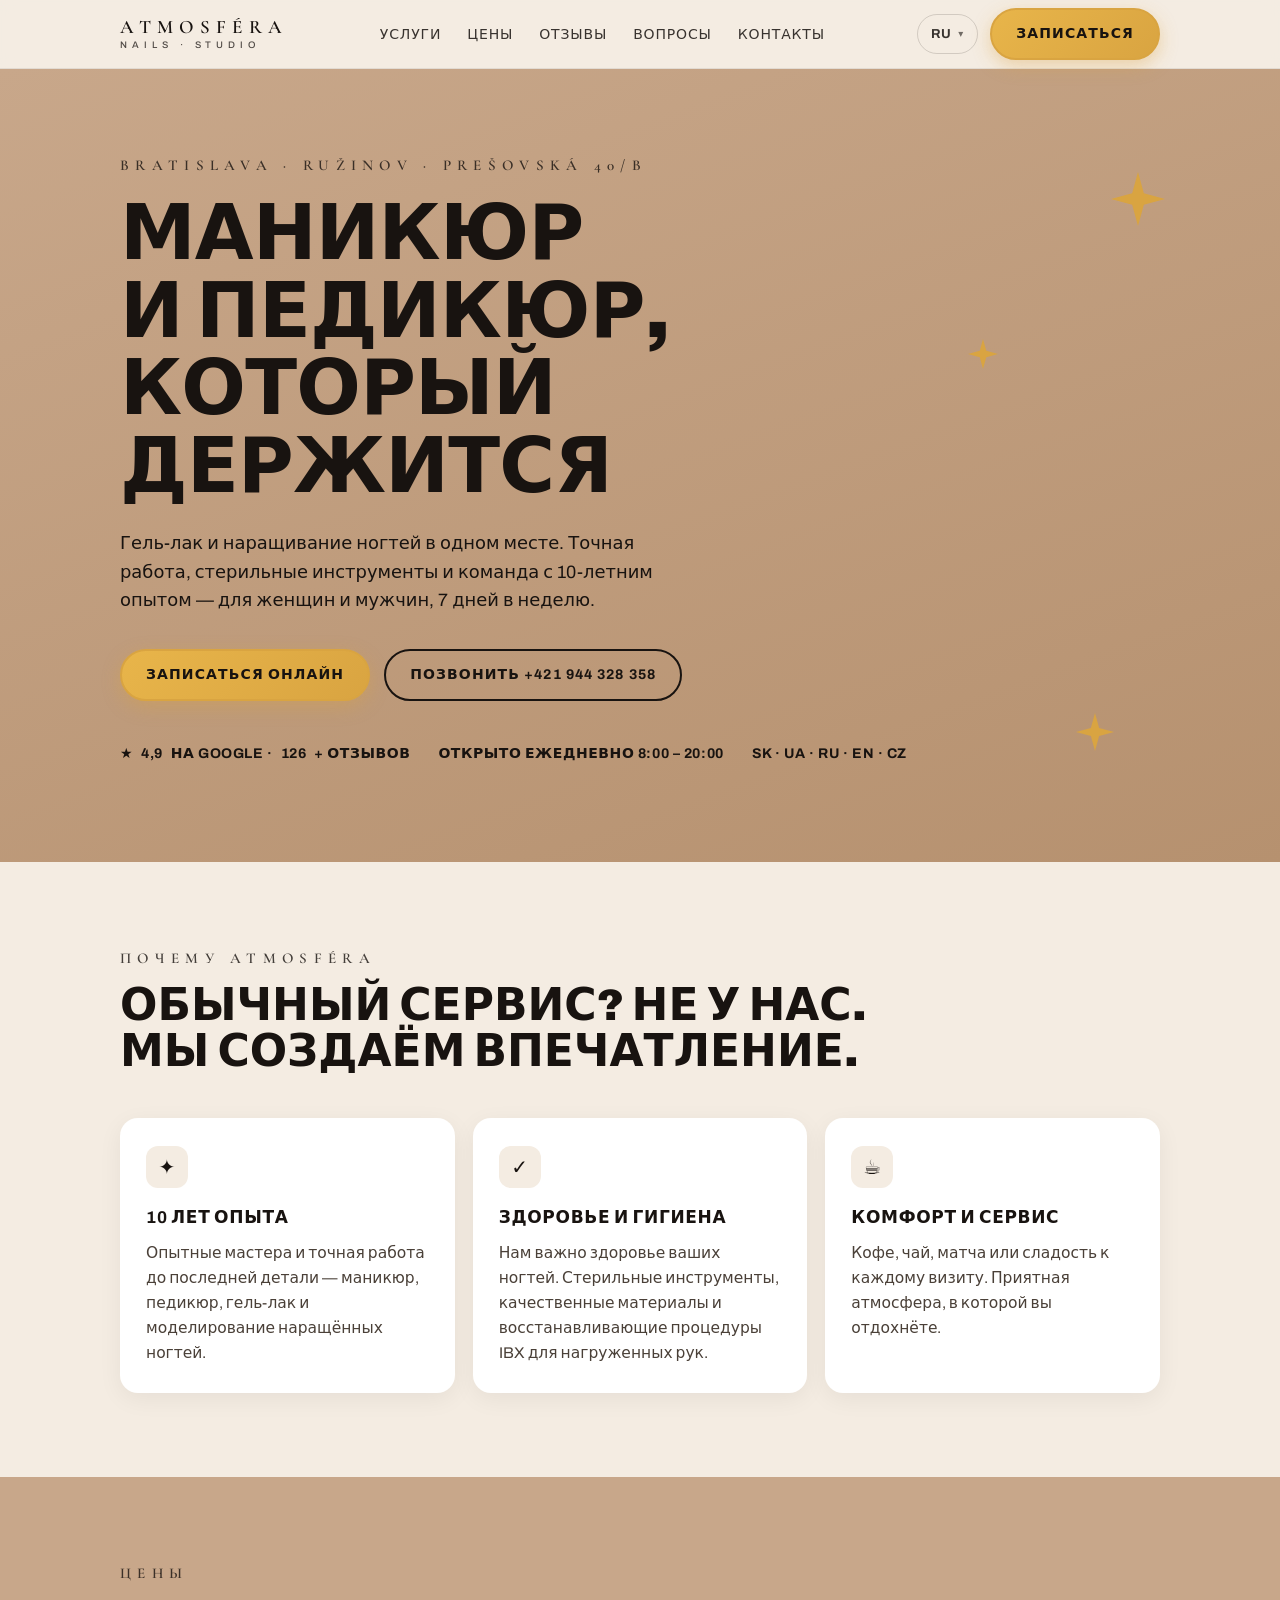
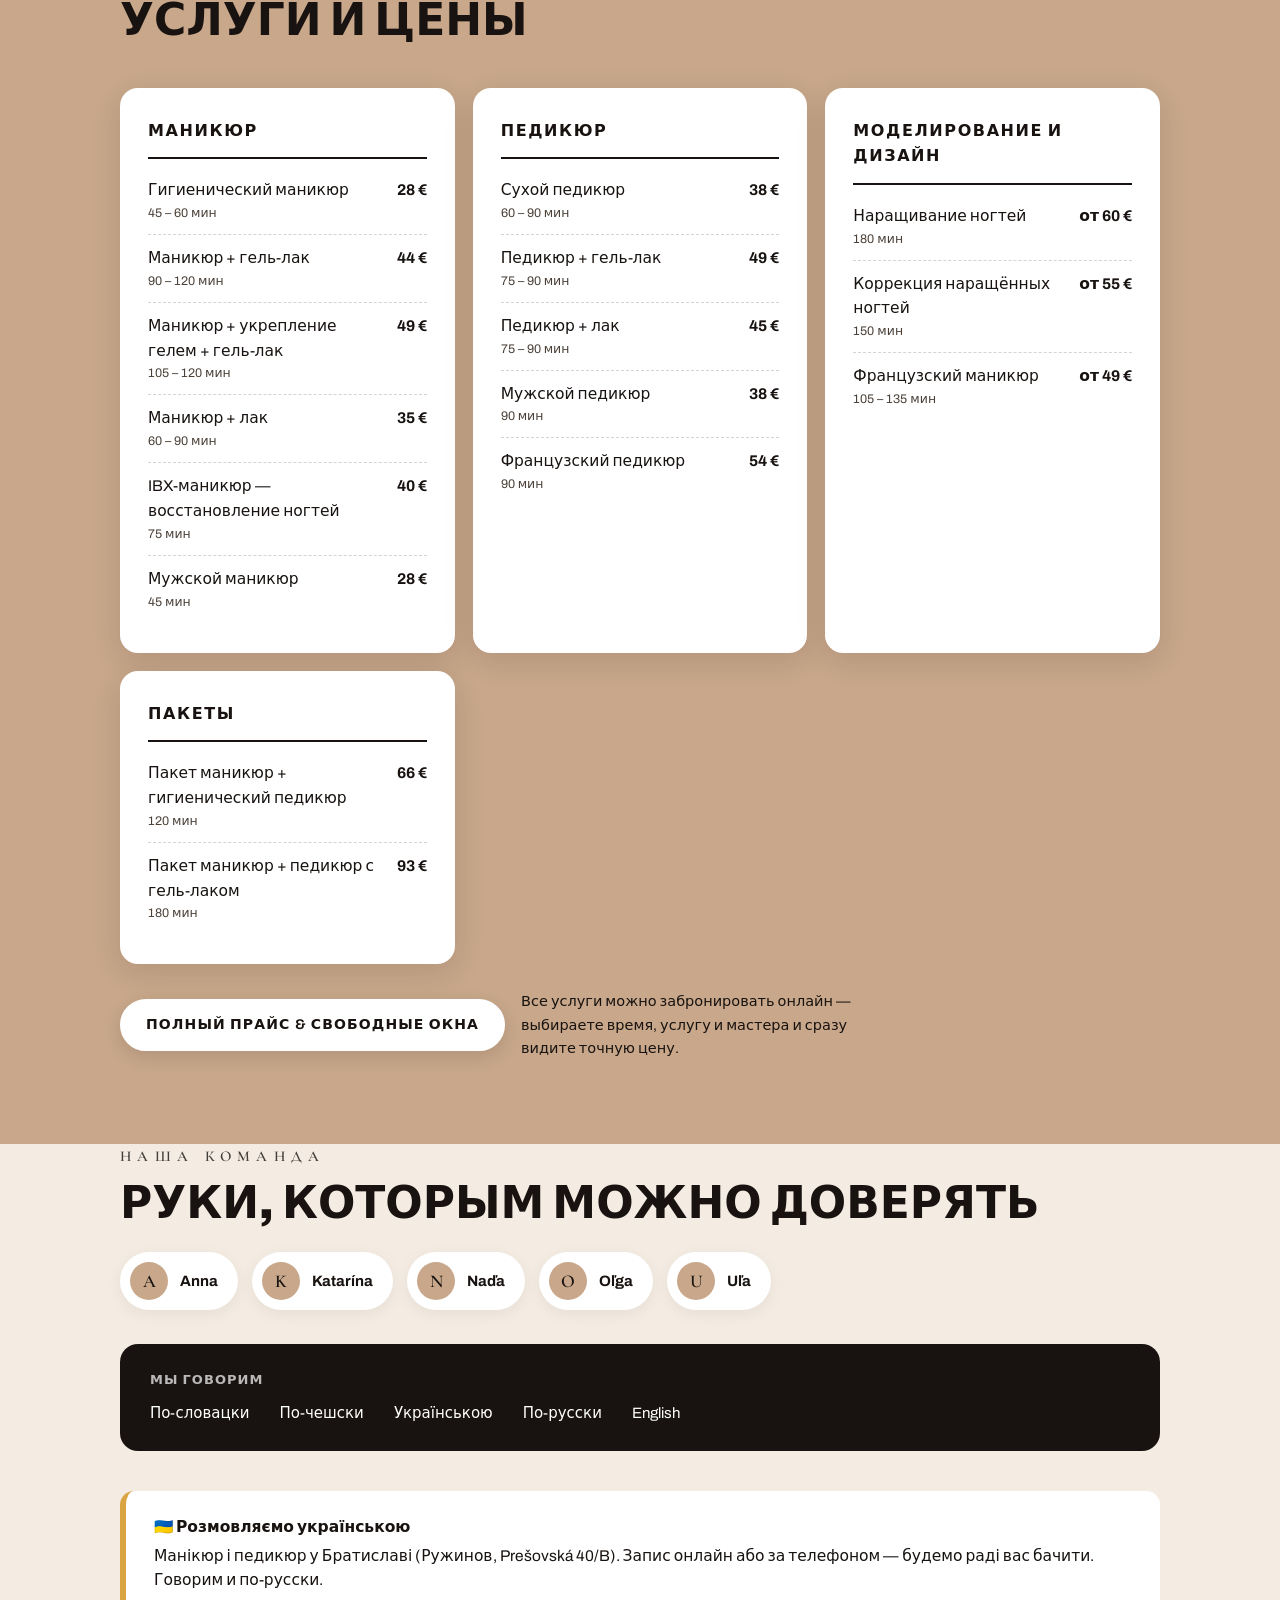
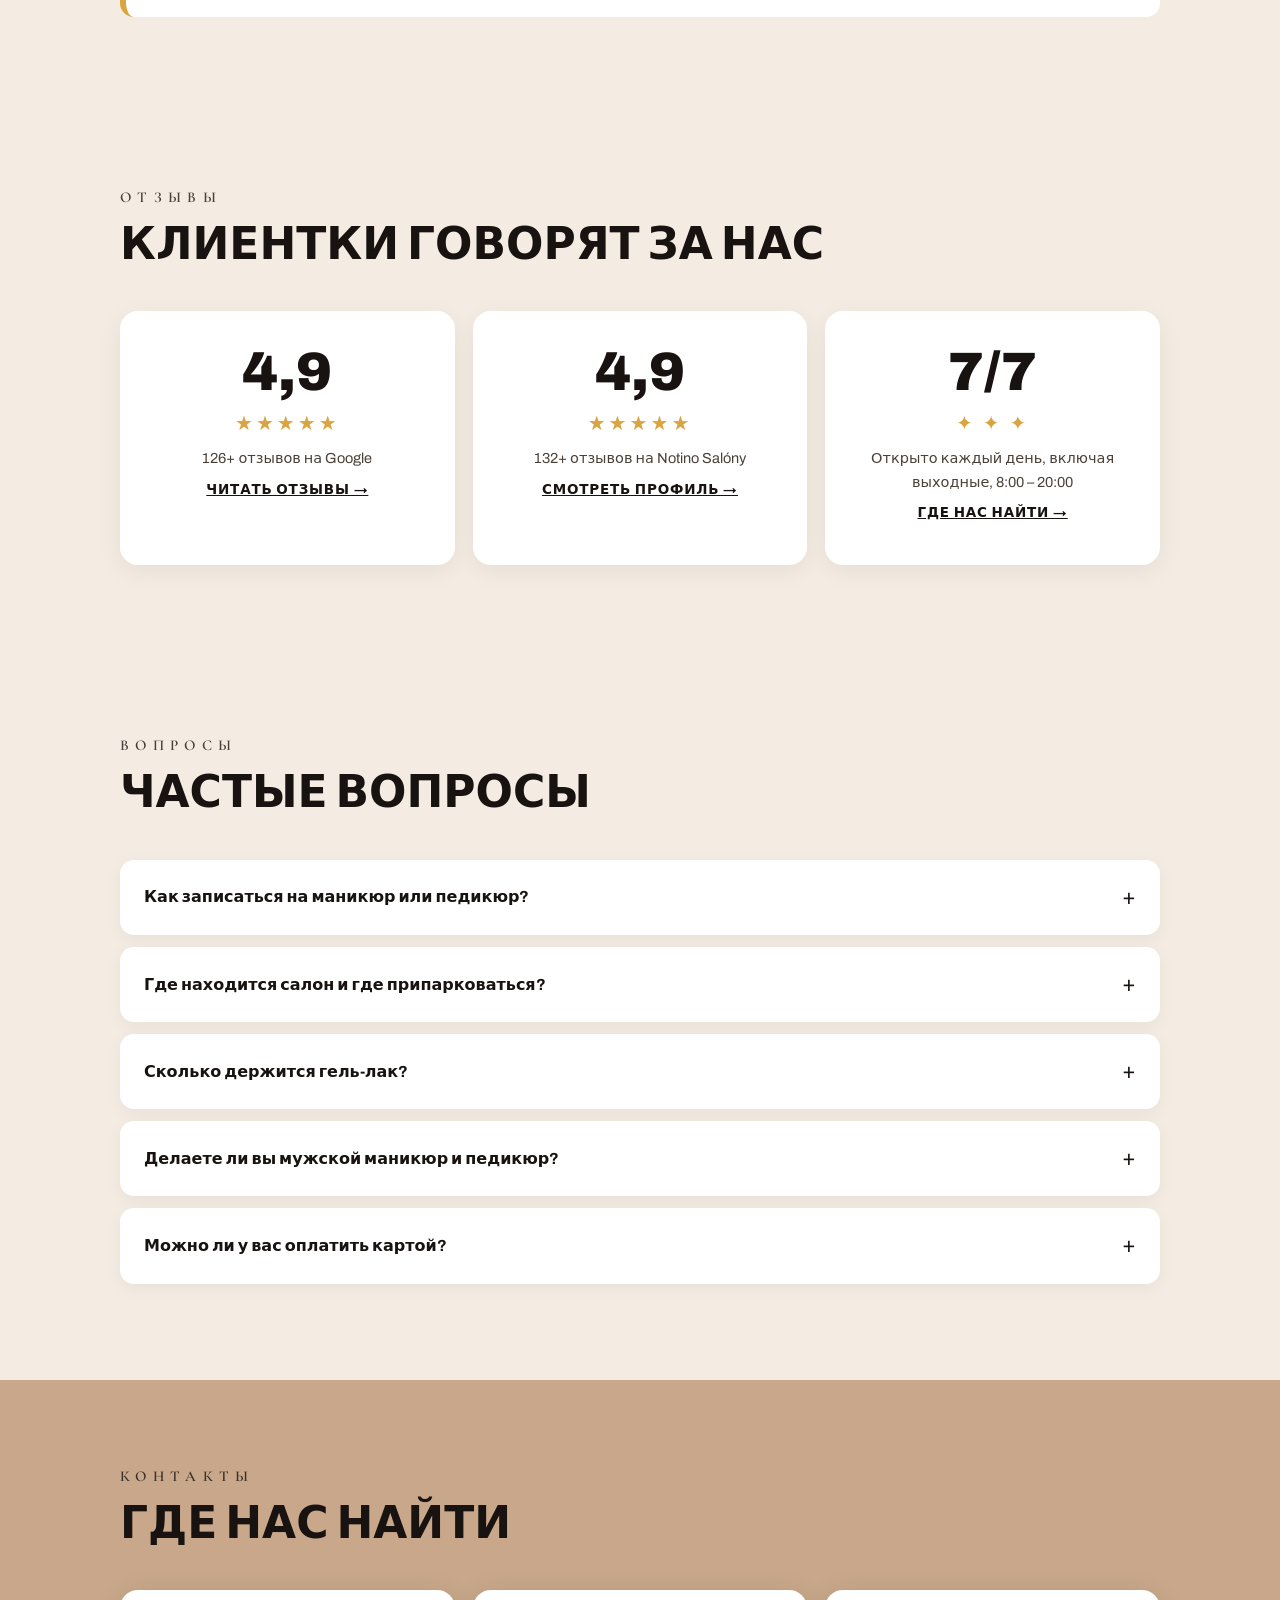
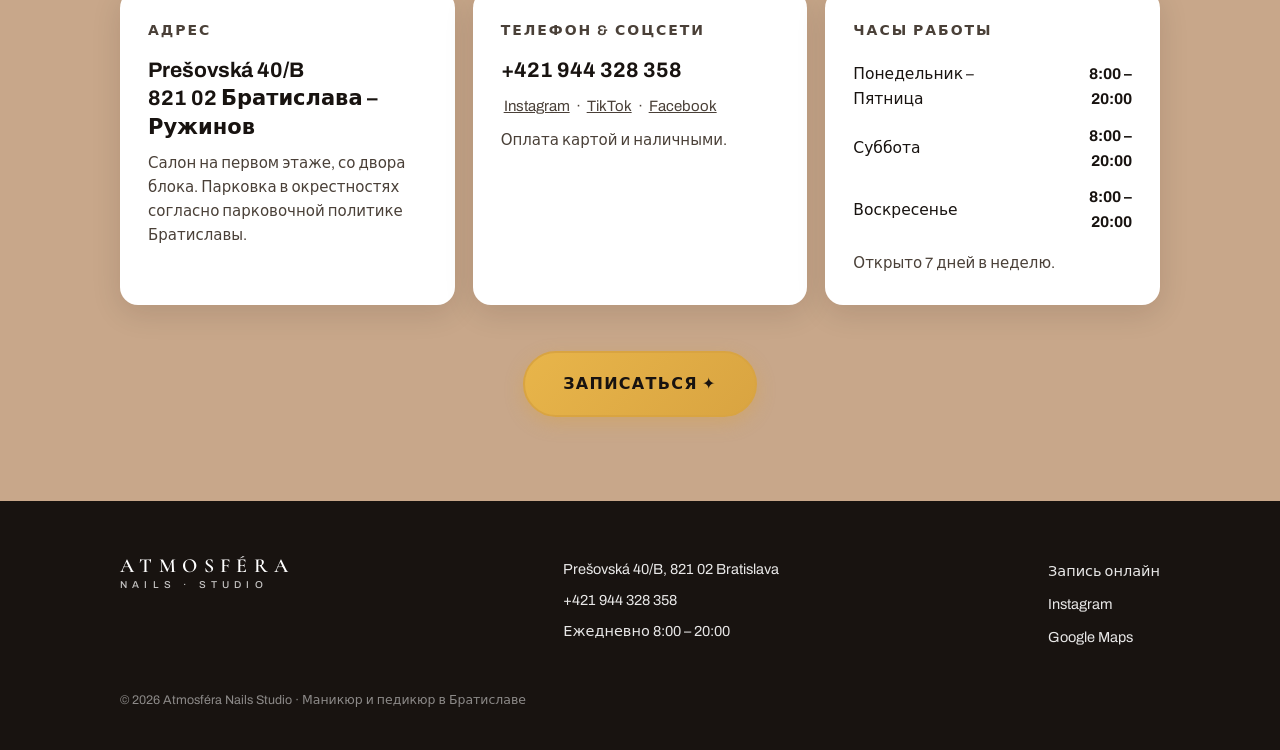
<file: ru/index.html>
<!DOCTYPE html>
<html lang="ru">
<head>
<meta charset="UTF-8">
<meta name="viewport" content="width=device-width, initial-scale=1.0">
<title>Маникюр и педикюр в Братиславе – Ружинов | Atmosféra Nails Studio</title>
<meta name="description" content="Маникюр, педикюр, гель-лак и наращивание ногтей в Братиславе – Ружинов, Prešovská 40B. Открыто 7 дней в неделю 8:00–20:00. ★ 4,9 на Google. Запись онлайн.">
<link rel="canonical" href="https://atmosferanails.sk/ru/">

<link rel="alternate" hreflang="sk" href="https://atmosferanails.sk/" />
<link rel="alternate" hreflang="cs" href="https://atmosferanails.sk/cs/" />
<link rel="alternate" hreflang="de" href="https://atmosferanails.sk/de/" />
<link rel="alternate" hreflang="uk" href="https://atmosferanails.sk/uk/" />
<link rel="alternate" hreflang="ru" href="https://atmosferanails.sk/ru/" />
<link rel="alternate" hreflang="en" href="https://atmosferanails.sk/en/" />
<link rel="alternate" hreflang="x-default" href="https://atmosferanails.sk/" />

<meta property="og:type" content="website">
<meta property="og:locale" content="ru_RU">
<meta property="og:site_name" content="Atmosféra Nails Studio">
<meta property="og:title" content="Маникюр и педикюр в Братиславе – Ружинов | Atmosféra Nails Studio">
<meta property="og:description" content="Маникюр, педикюр, гель-лак и наращивание ногтей в Братиславе – Ружинов, Prešovská 40B. Открыто 7 дней в неделю 8:00–20:00. ★ 4,9 на Google. Запись онлайн.">
<meta property="og:url" content="https://atmosferanails.sk/ru/">
<meta property="og:image" content="https://atmosferanails.sk/og.png">
<meta name="twitter:card" content="summary_large_image">
<meta name="twitter:title" content="Маникюр и педикюр в Братиславе – Ружинов | Atmosféra Nails Studio">
<meta name="twitter:description" content="Маникюр, педикюр, гель-лак и наращивание ногтей в Братиславе – Ружинов, Prešovská 40B. Открыто 7 дней в неделю 8:00–20:00. ★ 4,9 на Google. Запись онлайн.">
<meta name="twitter:image" content="https://atmosferanails.sk/og.png">

<meta name="theme-color" content="#C8A78A">
<link rel="icon" href="/favicon.ico" sizes="any">
<link rel="icon" type="image/svg+xml" href="/favicon.svg">
<link rel="icon" type="image/png" sizes="480x480" href="/favicon.png">
<link rel="apple-touch-icon" href="/apple-touch-icon.png">

<link rel="preconnect" href="https://fonts.googleapis.com">
<link rel="preconnect" href="https://fonts.gstatic.com" crossorigin>
<link href="https://fonts.googleapis.com/css2?family=Archivo:wght@400;500;700;900&family=Cormorant+Garamond:wght@500;600&display=swap" rel="stylesheet">

<script type="application/ld+json">
{
  "@context": "https://schema.org",
  "@type": "NailSalon",
  "@id": "https://atmosferanails.sk/#salon",
  "name": "Atmosféra Nails Studio",
  "description": "Маникюр, педикюр, гель-лак и наращивание ногтей в Братиславе – Ружинов.",
  "url": "https://atmosferanails.sk/ru/",
  "image": "https://atmosferanails.sk/og.png",
  "telephone": "+421944328358",
  "priceRange": "€€",
  "currenciesAccepted": "EUR",
  "paymentAccepted": "Cash, Credit Card",
  "address": {
    "@type": "PostalAddress",
    "streetAddress": "Prešovská 40/B",
    "addressLocality": "Bratislava",
    "addressRegion": "Bratislavský kraj",
    "postalCode": "821 02",
    "addressCountry": "SK"
  },
  "geo": { "@type": "GeoCoordinates", "latitude": 48.1606295, "longitude": 17.1452902 },
  "hasMap": "https://maps.google.com/?cid=15489308746427992283",
  "openingHoursSpecification": [{
    "@type": "OpeningHoursSpecification",
    "dayOfWeek": ["Monday","Tuesday","Wednesday","Thursday","Friday","Saturday","Sunday"],
    "opens": "08:00",
    "closes": "20:00"
  }],
  "logo": "https://atmosferanails.sk/og.png",
  "areaServed": [
    { "@type": "City", "name": "Bratislava" },
    { "@type": "Place", "name": "Ružinov" },
    { "@type": "Place", "name": "Nivy" },
    { "@type": "Place", "name": "Staré Mesto" }
  ],
  "knowsLanguage": ["sk","cs","de","uk","ru","en"],
  "sameAs": [
    "https://maps.google.com/?cid=15489308746427992283",
    "https://www.instagram.com/atmosfera.nails.ba/",
    "https://www.facebook.com/share/1B512vYPuY/",
    "https://www.tiktok.com/@atmosfera.nails.b",
    "https://www.notino.sk/salony/atmosfera-nails-studio/"
  ],
  "makesOffer": [
    { "@type": "Offer", "itemOffered": { "@type": "Service", "name": "Гигиенический маникюр" }, "price": "28", "priceCurrency": "EUR" },
    { "@type": "Offer", "itemOffered": { "@type": "Service", "name": "Маникюр + гель-лак" }, "price": "44", "priceCurrency": "EUR" },
    { "@type": "Offer", "itemOffered": { "@type": "Service", "name": "Педикюр + гель-лак" }, "price": "49", "priceCurrency": "EUR" },
    { "@type": "Offer", "itemOffered": { "@type": "Service", "name": "Наращивание ногтей" }, "price": "60", "priceCurrency": "EUR" }
  ]
}
</script>

<script type="application/ld+json">
{
  "@context": "https://schema.org",
  "@type": "FAQPage",
  "mainEntity": [
    {
      "@type": "Question",
      "name": "Как записаться на маникюр или педикюр?",
      "acceptedAnswer": { "@type": "Answer", "text": "Быстрее всего онлайн через систему записи Notino Salóny, где вы видите свободные окна в реальном времени. Записаться можно также по телефону +421 944 328 358 или сообщением в Instagram @atmosfera.nails.ba." }
    },
    {
      "@type": "Question",
      "name": "Где находится салон и где припарковаться?",
      "acceptedAnswer": { "@type": "Answer", "text": "Мы находимся по адресу Prešovská 40/B в Братиславе – Ружинов, на первом этаже со двора блока. Парковка возможна в окрестностях согласно парковочной политике города Братислава." }
    },
    {
      "@type": "Question",
      "name": "Сколько держится гель-лак?",
      "acceptedAnswer": { "@type": "Answer", "text": "Гель-лак обычно держится 2–3 недели. Рекомендуем менять его каждые 2–3 недели, чтобы ногти оставались здоровыми, а маникюр всегда выглядел ухоженно." }
    },
    {
      "@type": "Question",
      "name": "Делаете ли вы мужской маникюр и педикюр?",
      "acceptedAnswer": { "@type": "Answer", "text": "Да, мы предлагаем мужской маникюр и мужской педикюр. Позаботимся об ухоженных руках и ногах как для женщин, так и для мужчин." }
    },
    {
      "@type": "Question",
      "name": "Можно ли у вас оплатить картой?",
      "acceptedAnswer": { "@type": "Answer", "text": "Да, мы принимаем оплату картой и наличными." }
    }
  ]
}
</script>

<link rel="stylesheet" href="../styles.css">

<meta name="geo.region" content="SK-BL">
<meta name="geo.placename" content="Bratislava – Ružinov">
<meta name="geo.position" content="48.1606295;17.1452902">
<meta name="ICBM" content="48.1606295, 17.1452902">
<meta property="og:image:width" content="1200">
<meta property="og:image:height" content="630">
<meta property="og:image:alt" content="Atmosféra Nails Studio – маникюр и педикюр в Братиславе">

<script type="application/ld+json">
{
  "@context": "https://schema.org",
  "@graph": [
    {
      "@type": "WebSite",
      "@id": "https://atmosferanails.sk/ru/#website",
      "url": "https://atmosferanails.sk/ru/",
      "name": "Atmosféra Nails Studio",
      "inLanguage": "ru",
      "publisher": { "@id": "https://atmosferanails.sk/#salon" }
    },
    { "@type": "Service", "serviceType": "Маникюр", "name": "Маникюр в Братиславе", "provider": { "@id": "https://atmosferanails.sk/#salon" }, "areaServed": { "@type": "City", "name": "Bratislava" }, "offers": { "@type": "Offer", "price": "28", "priceCurrency": "EUR", "url": "https://www.notino.sk/salony/atmosfera-nails-studio/" } },
    { "@type": "Service", "serviceType": "Педикюр", "name": "Педикюр в Братиславе", "provider": { "@id": "https://atmosferanails.sk/#salon" }, "areaServed": { "@type": "City", "name": "Bratislava" }, "offers": { "@type": "Offer", "price": "38", "priceCurrency": "EUR", "url": "https://www.notino.sk/salony/atmosfera-nails-studio/" } },
    { "@type": "Service", "serviceType": "Гель-лак", "name": "Гель-лак в Братиславе", "provider": { "@id": "https://atmosferanails.sk/#salon" }, "areaServed": { "@type": "City", "name": "Bratislava" }, "offers": { "@type": "Offer", "price": "44", "priceCurrency": "EUR", "url": "https://www.notino.sk/salony/atmosfera-nails-studio/" } },
    { "@type": "Service", "serviceType": "Наращивание ногтей", "name": "Наращивание ногтей в Братиславе", "provider": { "@id": "https://atmosferanails.sk/#salon" }, "areaServed": { "@type": "City", "name": "Bratislava" }, "offers": { "@type": "Offer", "price": "60", "priceCurrency": "EUR", "url": "https://www.notino.sk/salony/atmosfera-nails-studio/" } }
  ]
}
</script>
</head>
<body>

<header>
  <div class="wrap nav">
    <a class="wordmark" href="#top">Atmosféra<small>Nails · Studio</small></a>
    <nav aria-label="Основная навигация">
      <ul class="nav-links" id="navLinks">
        <li><a href="#sluzby">Услуги</a></li>
        <li><a href="#cennik">Цены</a></li>
        <li><a href="#hodnotenia">Отзывы</a></li>
        <li><a href="#faq">Вопросы</a></li>
        <li><a href="#kontakt">Контакты</a></li>
      </ul>
    </nav>
    <div style="display:flex;gap:12px;align-items:center">
      <details class="lang-pick">
        <summary aria-label="Jazyk / Language">RU</summary>
        <div class="lang-menu">
          <a href="../" hreflang="sk">Slovensky</a>
          <a href="../cs/" hreflang="cs">Čeština</a>
          <a href="../de/" hreflang="de">Deutsch</a>
          <a href="../uk/" hreflang="uk">Українська</a>
          <a href="../ru/" hreflang="ru" aria-current="page">Русский</a>
          <a href="../en/" hreflang="en">English</a>
        </div>
      </details>
      <a class="btn" href="https://www.notino.sk/salony/atmosfera-nails-studio/" target="_blank" rel="noopener">Записаться</a>
      <button class="menu-toggle" id="menuToggle" aria-label="Menu" aria-expanded="false">☰</button>
    </div>
  </div>
</header>

<main id="top">

<!-- ============ HERO ============ -->
<div class="hero">
  <div class="spark s1"><svg viewBox="0 0 24 24" fill="currentColor"><path d="M12 0l2.6 9.4L24 12l-9.4 2.6L12 24l-2.6-9.4L0 12l9.4-2.6z"/></svg></div>
  <div class="spark s2"><svg viewBox="0 0 24 24" fill="currentColor"><path d="M12 0l2.6 9.4L24 12l-9.4 2.6L12 24l-2.6-9.4L0 12l9.4-2.6z"/></svg></div>
  <div class="spark s3"><svg viewBox="0 0 24 24" fill="currentColor"><path d="M12 0l2.6 9.4L24 12l-9.4 2.6L12 24l-2.6-9.4L0 12l9.4-2.6z"/></svg></div>

  <div class="wrap">
    <p class="eyebrow">Bratislava · Ružinov · Prešovská 40/B</p>
    <h1>Маникюр и&nbsp;педикюр, который держится</h1>
    <p class="lead">Гель-лак и наращивание ногтей в одном месте. Точная работа, стерильные инструменты и команда с 10‑летним опытом — для женщин и мужчин, 7 дней в неделю.</p>
    <div class="hero-cta">
      <a class="btn" href="https://www.notino.sk/salony/atmosfera-nails-studio/" target="_blank" rel="noopener">Записаться онлайн</a>
      <a class="btn ghost" href="tel:+421944328358">Позвонить +421 944 328 358</a>
    </div>
    <div class="trust">
      <span>★ <span data-rev="google.rating">4,9</span> на Google · <span data-rev="google.count">126</span>+ отзывов</span>
      <span>Открыто ежедневно 8:00 – 20:00</span>
      <span>SK · UA · RU · EN · CZ</span>
    </div>
  </div>
</div>

<!-- ============ WHY ============ -->
<section id="sluzby">
  <div class="wrap">
    <div class="sec-head">
      <p class="eyebrow">Почему Atmosféra</p>
      <h2>Обычный сервис? Не у нас.<br>Мы создаём впечатление.</h2>
    </div>
    <div class="cards">
      <div class="card">
        <div class="ic">✦</div>
        <h3>10 лет опыта</h3>
        <p>Опытные мастера и точная работа до последней детали — маникюр, педикюр, гель-лак и моделирование наращённых ногтей.</p>
      </div>
      <div class="card">
        <div class="ic">✓</div>
        <h3>Здоровье и гигиена</h3>
        <p>Нам важно здоровье ваших ногтей. Стерильные инструменты, качественные материалы и восстанавливающие процедуры IBX для нагруженных рук.</p>
      </div>
      <div class="card">
        <div class="ic">☕</div>
        <h3>Комфорт и сервис</h3>
        <p>Кофе, чай, матча или сладость к каждому визиту. Приятная атмосфера, в которой вы отдохнёте.</p>
      </div>
    </div>
  </div>
</section>

<!-- ============ PRICING ============ -->
<section id="cennik">
  <div class="wrap">
    <div class="sec-head">
      <p class="eyebrow">Цены</p>
      <h2>Услуги и цены</h2>
    </div>
    <div class="price-grid">

      <div class="price-card">
        <h3>Маникюр</h3>
        <div class="price-row"><span class="nm">Гигиенический маникюр<span class="tm">45 – 60 мин</span></span><span class="dots"></span><span class="pr">28 €</span></div>
        <div class="price-row"><span class="nm">Маникюр + гель-лак<span class="tm">90 – 120 мин</span></span><span class="dots"></span><span class="pr">44 €</span></div>
        <div class="price-row"><span class="nm">Маникюр + укрепление гелем + гель-лак<span class="tm">105 – 120 мин</span></span><span class="dots"></span><span class="pr">49 €</span></div>
        <div class="price-row"><span class="nm">Маникюр + лак<span class="tm">60 – 90 мин</span></span><span class="dots"></span><span class="pr">35 €</span></div>
        <div class="price-row"><span class="nm">IBX-маникюр — восстановление ногтей<span class="tm">75 мин</span></span><span class="dots"></span><span class="pr">40 €</span></div>
        <div class="price-row"><span class="nm">Мужской маникюр<span class="tm">45 мин</span></span><span class="dots"></span><span class="pr">28 €</span></div>
      </div>

      <div class="price-card">
        <h3>Педикюр</h3>
        <div class="price-row"><span class="nm">Сухой педикюр<span class="tm">60 – 90 мин</span></span><span class="dots"></span><span class="pr">38 €</span></div>
        <div class="price-row"><span class="nm">Педикюр + гель-лак<span class="tm">75 – 90 мин</span></span><span class="dots"></span><span class="pr">49 €</span></div>
        <div class="price-row"><span class="nm">Педикюр + лак<span class="tm">75 – 90 мин</span></span><span class="dots"></span><span class="pr">45 €</span></div>
        <div class="price-row"><span class="nm">Мужской педикюр<span class="tm">90 мин</span></span><span class="dots"></span><span class="pr">38 €</span></div>
        <div class="price-row"><span class="nm">Французский педикюр<span class="tm">90 мин</span></span><span class="dots"></span><span class="pr">54 €</span></div>
      </div>

      <div class="price-card">
        <h3>Моделирование и дизайн</h3>
        <div class="price-row"><span class="nm">Наращивание ногтей<span class="tm">180 мин</span></span><span class="dots"></span><span class="pr">от 60 €</span></div>
        <div class="price-row"><span class="nm">Коррекция наращённых ногтей<span class="tm">150 мин</span></span><span class="dots"></span><span class="pr">от 55 €</span></div>
        <div class="price-row"><span class="nm">Французский маникюр<span class="tm">105 – 135 мин</span></span><span class="dots"></span><span class="pr">от 49 €</span></div>
      </div>

      <div class="price-card">
        <h3>Пакеты</h3>
        <div class="price-row"><span class="nm">Пакет маникюр + гигиенический педикюр<span class="tm">120 мин</span></span><span class="dots"></span><span class="pr">66 €</span></div>
        <div class="price-row"><span class="nm">Пакет маникюр + педикюр с гель-лаком<span class="tm">180 мин</span></span><span class="dots"></span><span class="pr">93 €</span></div>
      </div>

    </div>
    <div class="price-note">
      <a class="btn light" href="https://www.notino.sk/salony/atmosfera-nails-studio/" target="_blank" rel="noopener">Полный прайс &amp; свободные окна</a>
      <p>Все услуги можно забронировать онлайн — выбираете время, услугу и мастера и сразу видите точную цену.</p>
    </div>
  </div>
</section>

<!-- ============ TEAM & LANGUAGES ============ -->
<section id="tim" style="padding-top:0">
  <div class="wrap">
    <div class="sec-head" style="margin-bottom:8px">
      <p class="eyebrow">Наша команда</p>
      <h2>Руки, которым можно доверять</h2>
    </div>
    <div class="team-row">
      <span class="tm-chip"><i>A</i>Anna</span>
      <span class="tm-chip"><i>K</i>Katarína</span>
      <span class="tm-chip"><i>N</i>Naďa</span>
      <span class="tm-chip"><i>O</i>Oľga</span>
      <span class="tm-chip"><i>U</i>Uľa</span>
    </div>
    <div class="langs">
      <b>Мы говорим</b>
      <span>По‑словацки</span><span>По‑чешски</span><span>Українською</span><span>По‑русски</span><span>English</span>
    </div>
    <div class="ua-note">
      <b>🇺🇦 Розмовляємо українською</b>
      Манікюр і педикюр у Братиславі (Ружинов, Prešovská 40/B). Запис онлайн або за телефоном — будемо раді вас бачити. <span style="white-space:nowrap">Говорим и по‑русски.</span>
    </div>
  </div>
</section>

<!-- ============ REVIEWS ============ -->
<section id="hodnotenia">
  <div class="wrap">
    <div class="sec-head">
      <p class="eyebrow">Отзывы</p>
      <h2>Клиентки говорят за нас</h2>
    </div>
    <div class="rate-band">
      <div class="rate-card">
        <div class="num" data-rev="google.rating">4,9</div>
        <div class="stars">★★★★★</div>
        <p><span data-rev="google.count">126</span>+ отзывов на Google</p>
        <a href="https://maps.google.com/?cid=15489308746427992283" target="_blank" rel="noopener">Читать отзывы →</a>
      </div>
      <div class="rate-card">
        <div class="num" data-rev="notino.rating">4,9</div>
        <div class="stars">★★★★★</div>
        <p><span data-rev="notino.count">132</span>+ отзывов на Notino Salóny</p>
        <a href="https://www.notino.sk/salony/atmosfera-nails-studio/" target="_blank" rel="noopener">Смотреть профиль →</a>
      </div>
      <div class="rate-card">
        <div class="num">7/7</div>
        <div class="stars">✦ ✦ ✦</div>
        <p>Открыто каждый день, включая выходные, 8:00 – 20:00</p>
        <a href="#kontakt">Где нас найти →</a>
      </div>
    </div>
  </div>
</section>

<!-- ============ FAQ ============ -->
<section id="faq" class="faq">
  <div class="wrap">
    <div class="sec-head">
      <p class="eyebrow">Вопросы</p>
      <h2>Частые вопросы</h2>
    </div>

    <details>
      <summary>Как записаться на маникюр или педикюр?</summary>
      <p class="ans">Быстрее всего онлайн через систему записи Notino Salóny — вы видите свободные окна в реальном времени и можете выбрать мастера. Записаться можно также по телефону <a href="tel:+421944328358">+421 944 328 358</a> или сообщением в Instagram <a href="https://www.instagram.com/atmosfera.nails.ba/" target="_blank" rel="noopener">@atmosfera.nails.ba</a>.</p>
    </details>

    <details>
      <summary>Где находится салон и где припарковаться?</summary>
      <p class="ans">Мы находимся по адресу <strong>Prešovská 40/B, Братислава – Ружинов</strong>, на первом этаже со двора блока. Парковка возможна в окрестностях согласно парковочной политике города Братислава.</p>
    </details>

    <details>
      <summary>Сколько держится гель-лак?</summary>
      <p class="ans">Обычно 2–3 недели. Рекомендуем менять гель-лак каждые 2–3 недели — так ногти остаются здоровыми, а маникюр ухоженным. При слабых или ломких ногтях рекомендуем восстанавливающую процедуру IBX.</p>
    </details>

    <details>
      <summary>Делаете ли вы мужской маникюр и педикюр?</summary>
      <p class="ans">Да. Мужской маникюр стоит 28 €, а мужской педикюр — 38 €. Ухоженные руки нужны не только женщинам.</p>
    </details>

    <details>
      <summary>Можно ли у вас оплатить картой?</summary>
      <p class="ans">Да, мы принимаем оплату картой и наличными.</p>
    </details>
  </div>
</section>

<!-- ============ CONTACT ============ -->
<section id="kontakt">
  <div class="wrap">
    <div class="sec-head">
      <p class="eyebrow">Контакты</p>
      <h2>Где нас найти</h2>
    </div>
    <div class="contact-grid">
      <div class="contact-card">
        <h3>Адрес</h3>
        <a class="big" href="https://maps.google.com/?cid=15489308746427992283" target="_blank" rel="noopener">Prešovská 40/B<br>821 02 Братислава – Ружинов</a>
        <p>Салон на первом этаже, со двора блока. Парковка в окрестностях согласно парковочной политике Братиславы.</p>
      </div>
      <div class="contact-card">
        <h3>Телефон &amp; соцсети</h3>
        <a class="big" href="tel:+421944328358">+421 944 328 358</a>
        <p>
          <a href="https://www.instagram.com/atmosfera.nails.ba/" target="_blank" rel="noopener">Instagram</a> ·
          <a href="https://www.tiktok.com/@atmosfera.nails.b" target="_blank" rel="noopener">TikTok</a> ·
          <a href="https://www.facebook.com/share/1B512vYPuY/" target="_blank" rel="noopener">Facebook</a>
        </p>
        <p>Оплата картой и наличными.</p>
      </div>
      <div class="contact-card">
        <h3>Часы работы</h3>
        <table class="hours">
          <tr><td>Понедельник – Пятница</td><td>8:00 – 20:00</td></tr>
          <tr><td>Суббота</td><td>8:00 – 20:00</td></tr>
          <tr><td>Воскресенье</td><td>8:00 – 20:00</td></tr>
        </table>
        <p>Открыто 7 дней в неделю.</p>
      </div>
    </div>
    <div class="cta-final">
      <a class="btn" href="https://www.notino.sk/salony/atmosfera-nails-studio/" target="_blank" rel="noopener">Записаться ✦</a>
    </div>
  </div>
</section>

</main>

<footer>
  <div class="wrap">
    <div class="foot">
      <a class="wordmark" href="#top">Atmosféra<small>Nails · Studio</small></a>
      <div class="foot-col">
        Prešovská 40/B, 821 02 Bratislava<br>
        <a href="tel:+421944328358">+421 944 328 358</a><br>
        Ежедневно 8:00 – 20:00
      </div>
      <div class="foot-col">
        <a href="https://www.notino.sk/salony/atmosfera-nails-studio/" target="_blank" rel="noopener">Запись онлайн</a><br>
        <a href="https://www.instagram.com/atmosfera.nails.ba/" target="_blank" rel="noopener">Instagram</a><br>
        <a href="https://maps.google.com/?cid=15489308746427992283" target="_blank" rel="noopener">Google Maps</a>
      </div>
    </div>
    <p class="copy">© <span id="yr">2026</span> Atmosféra Nails Studio · Маникюр и педикюр в Братиславе</p>
  </div>
</footer>

<script src="../app.js" defer></script>
<div class="book-bar">
  <a class="btn" href="https://www.notino.sk/salony/atmosfera-nails-studio/" target="_blank" rel="noopener">Записаться онлайн</a>
</div>

</body>
</html>
</file>
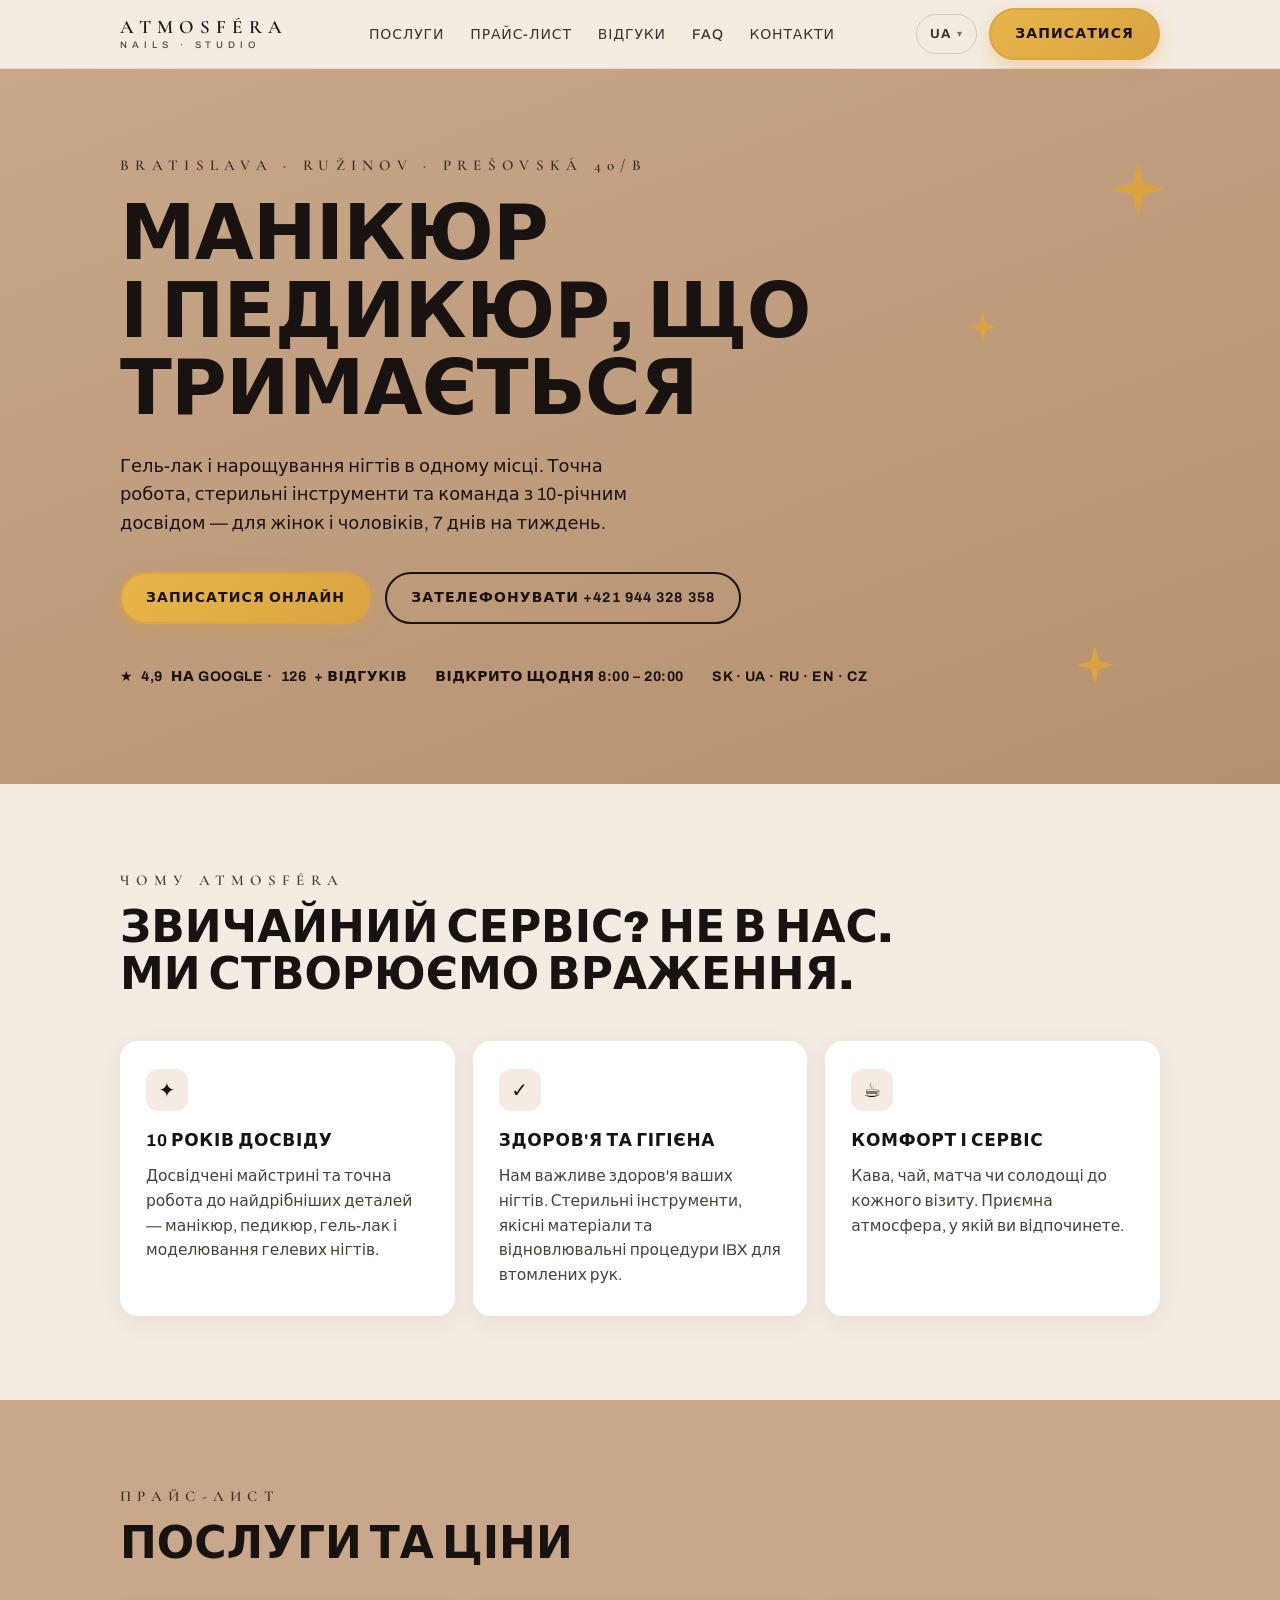
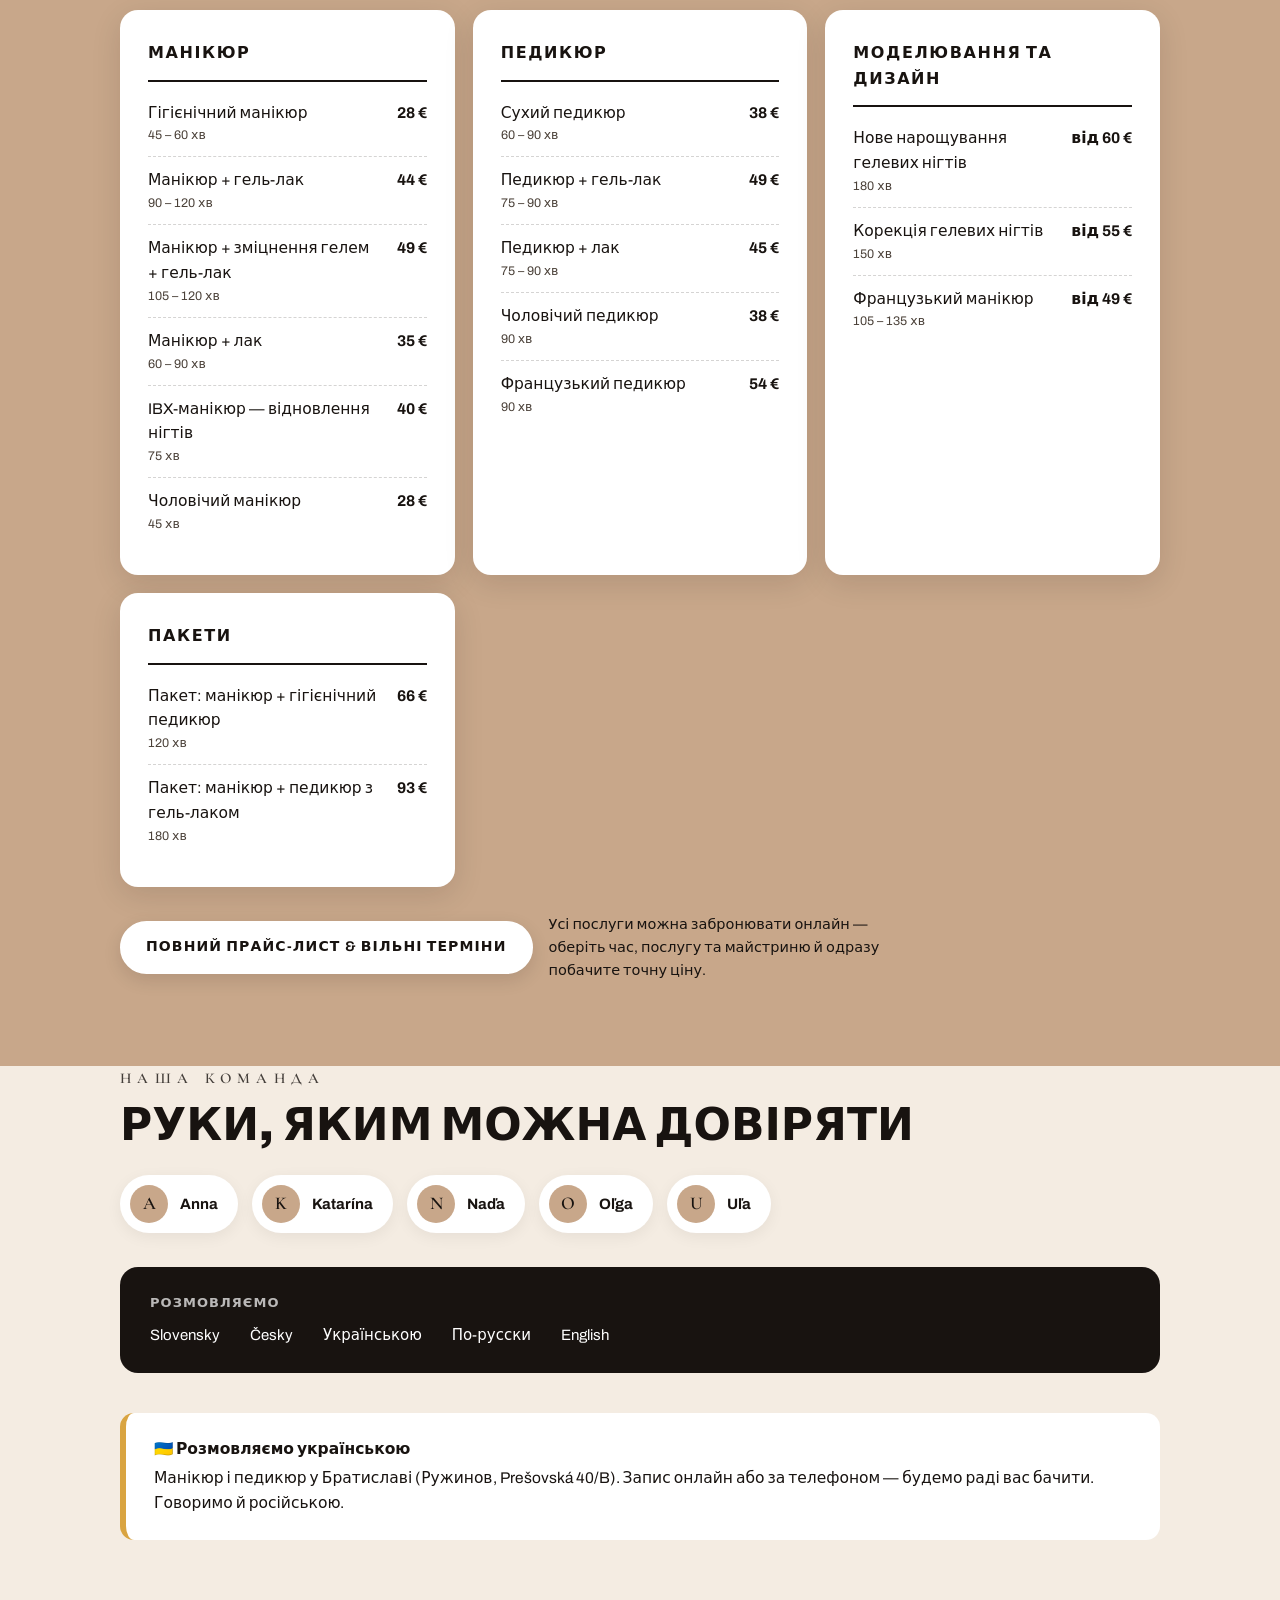
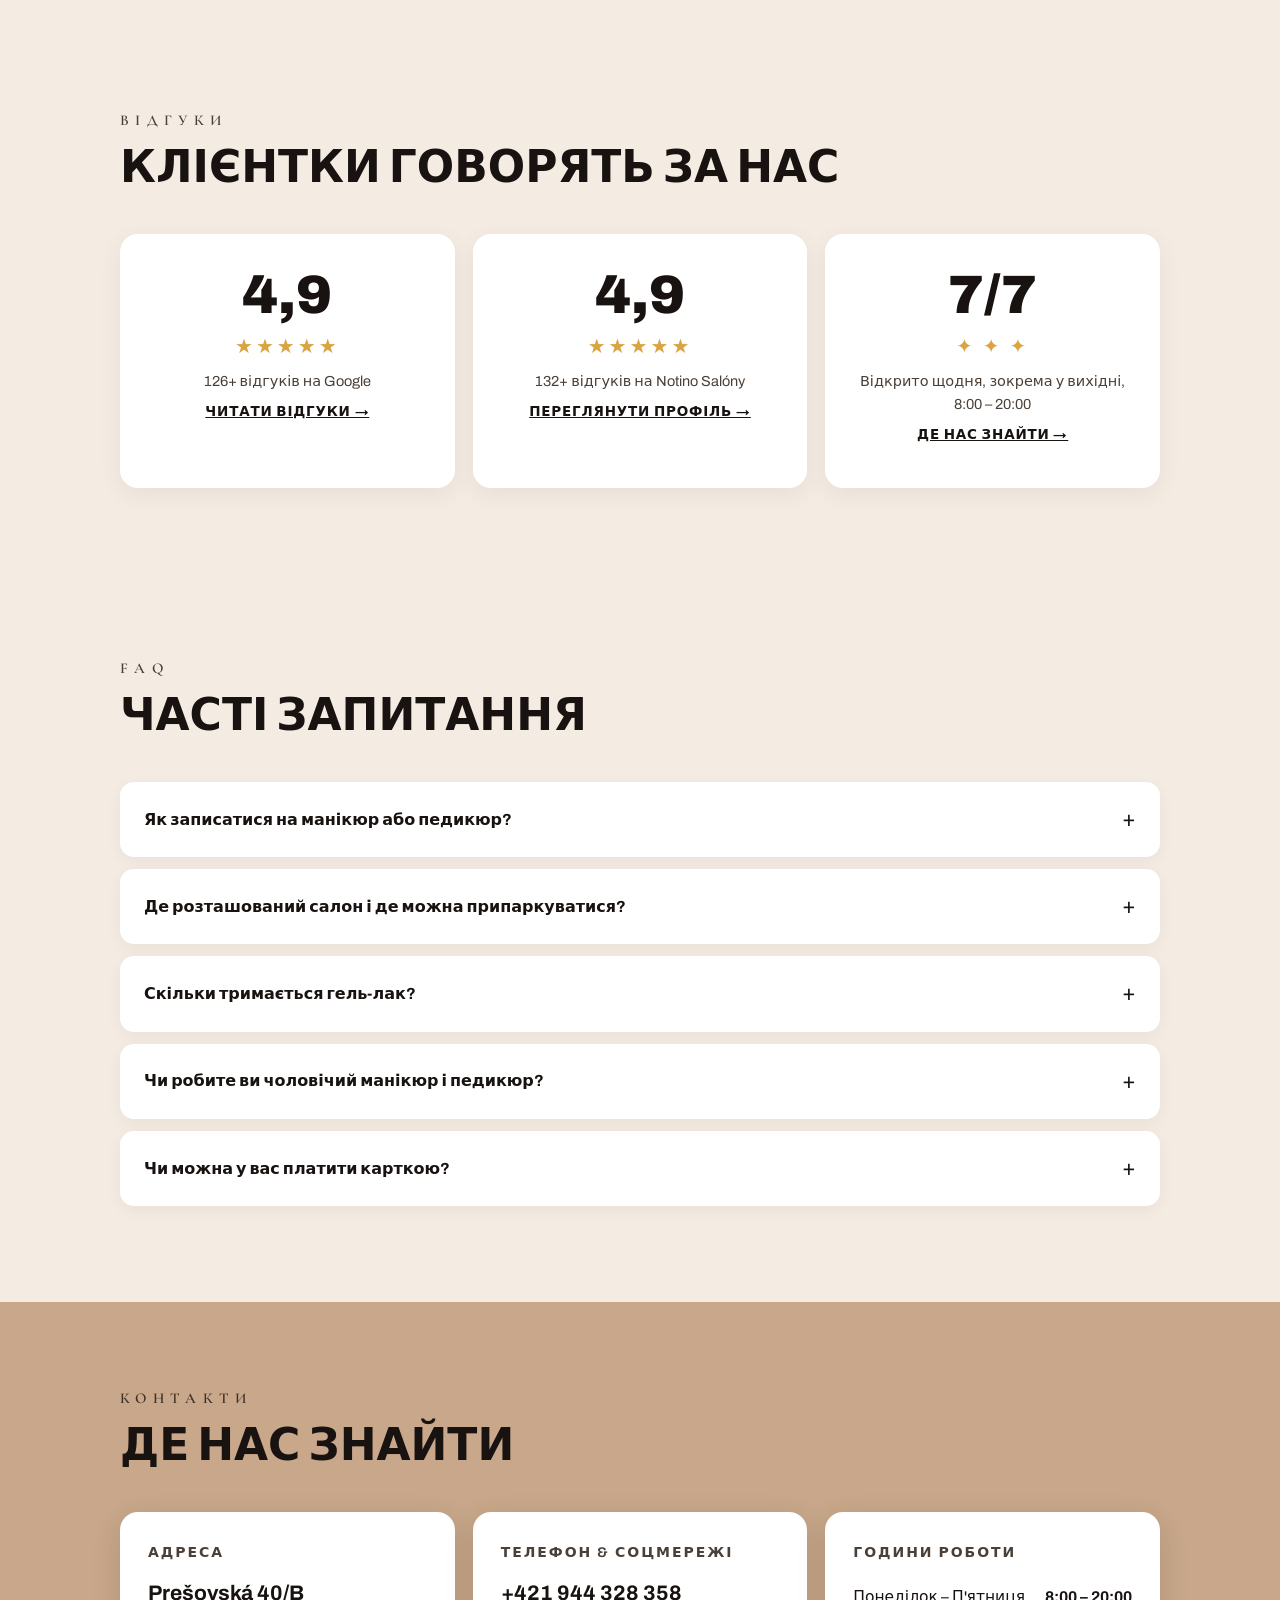
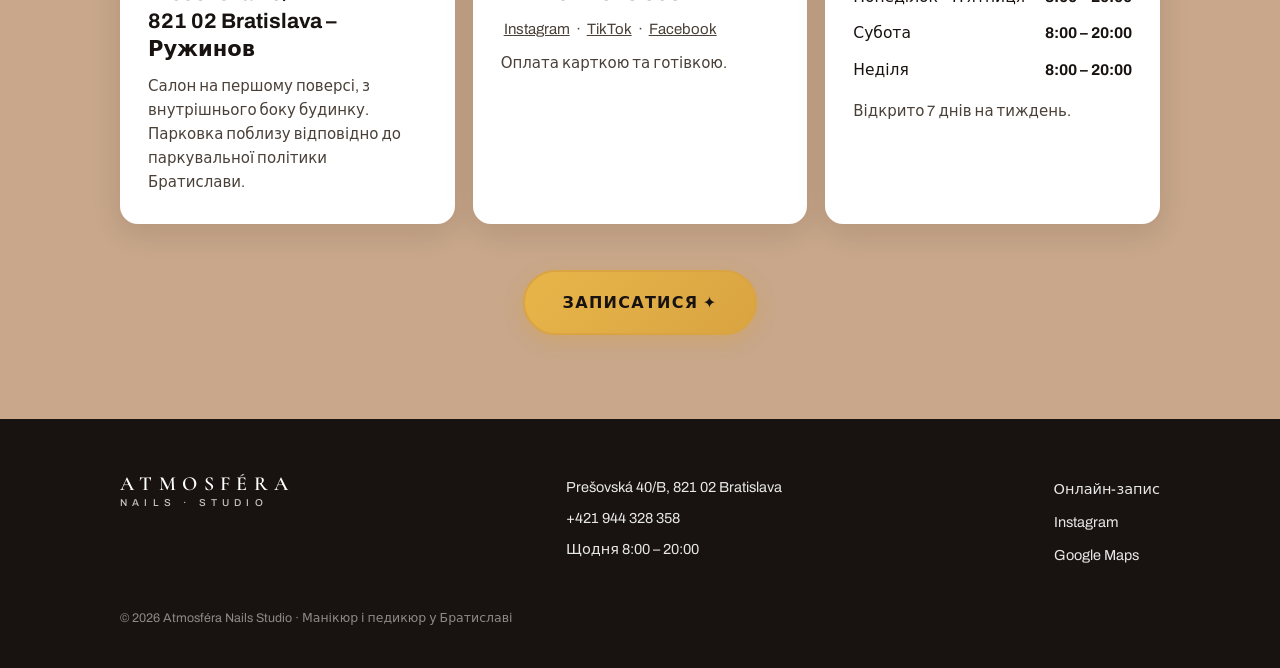
<file: uk/index.html>
<!DOCTYPE html>
<html lang="uk">
<head>
<meta charset="UTF-8">
<meta name="viewport" content="width=device-width, initial-scale=1.0">
<title>Манікюр і педикюр у Братиславі – Ружинов | Atmosféra Nails Studio</title>
<meta name="description" content="Манікюр, педикюр, гель-лак і нарощування нігтів у Братиславі – Ружинов, Prešovská 40B. Відкрито 7 днів на тиждень 8:00–20:00. ★ 4,9 на Google. Записуйтеся онлайн.">
<link rel="canonical" href="https://atmosferanails.sk/uk/">

<link rel="alternate" hreflang="sk" href="https://atmosferanails.sk/" />
<link rel="alternate" hreflang="cs" href="https://atmosferanails.sk/cs/" />
<link rel="alternate" hreflang="de" href="https://atmosferanails.sk/de/" />
<link rel="alternate" hreflang="uk" href="https://atmosferanails.sk/uk/" />
<link rel="alternate" hreflang="ru" href="https://atmosferanails.sk/ru/" />
<link rel="alternate" hreflang="en" href="https://atmosferanails.sk/en/" />
<link rel="alternate" hreflang="x-default" href="https://atmosferanails.sk/" />

<meta property="og:type" content="website">
<meta property="og:locale" content="uk_UA">
<meta property="og:site_name" content="Atmosféra Nails Studio">
<meta property="og:title" content="Манікюр і педикюр у Братиславі – Ружинов | Atmosféra Nails Studio">
<meta property="og:description" content="Манікюр, педикюр, гель-лак і нарощування нігтів у Братиславі – Ружинов, Prešovská 40B. Відкрито 7 днів на тиждень 8:00–20:00. ★ 4,9 на Google. Записуйтеся онлайн.">
<meta property="og:url" content="https://atmosferanails.sk/uk/">
<meta property="og:image" content="https://atmosferanails.sk/og.png">
<meta name="twitter:card" content="summary_large_image">
<meta name="twitter:title" content="Манікюр і педикюр у Братиславі – Ружинов | Atmosféra Nails Studio">
<meta name="twitter:description" content="Манікюр, педикюр, гель-лак і нарощування нігтів у Братиславі – Ружинов, Prešovská 40B. Відкрито 7 днів на тиждень 8:00–20:00. ★ 4,9 на Google. Записуйтеся онлайн.">
<meta name="twitter:image" content="https://atmosferanails.sk/og.png">

<meta name="theme-color" content="#C8A78A">
<link rel="icon" href="/favicon.ico" sizes="any">
<link rel="icon" type="image/svg+xml" href="/favicon.svg">
<link rel="icon" type="image/png" sizes="480x480" href="/favicon.png">
<link rel="apple-touch-icon" href="/apple-touch-icon.png">

<link rel="preconnect" href="https://fonts.googleapis.com">
<link rel="preconnect" href="https://fonts.gstatic.com" crossorigin>
<link href="https://fonts.googleapis.com/css2?family=Archivo:wght@400;500;700;900&family=Cormorant+Garamond:wght@500;600&display=swap" rel="stylesheet">

<script type="application/ld+json">
{
  "@context": "https://schema.org",
  "@type": "NailSalon",
  "@id": "https://atmosferanails.sk/#salon",
  "name": "Atmosféra Nails Studio",
  "description": "Манікюр, педикюр, гель-лак і нарощування нігтів у Братиславі – Ружинов.",
  "url": "https://atmosferanails.sk/uk/",
  "image": "https://atmosferanails.sk/og.png",
  "telephone": "+421944328358",
  "priceRange": "€€",
  "currenciesAccepted": "EUR",
  "paymentAccepted": "Cash, Credit Card",
  "address": {
    "@type": "PostalAddress",
    "streetAddress": "Prešovská 40/B",
    "addressLocality": "Bratislava",
    "addressRegion": "Bratislavský kraj",
    "postalCode": "821 02",
    "addressCountry": "SK"
  },
  "geo": { "@type": "GeoCoordinates", "latitude": 48.1606295, "longitude": 17.1452902 },
  "hasMap": "https://maps.google.com/?cid=15489308746427992283",
  "openingHoursSpecification": [{
    "@type": "OpeningHoursSpecification",
    "dayOfWeek": ["Monday","Tuesday","Wednesday","Thursday","Friday","Saturday","Sunday"],
    "opens": "08:00",
    "closes": "20:00"
  }],
  "logo": "https://atmosferanails.sk/og.png",
  "areaServed": [
    { "@type": "City", "name": "Bratislava" },
    { "@type": "Place", "name": "Ružinov" },
    { "@type": "Place", "name": "Nivy" },
    { "@type": "Place", "name": "Staré Mesto" }
  ],
  "knowsLanguage": ["sk","cs","de","uk","ru","en"],
  "sameAs": [
    "https://maps.google.com/?cid=15489308746427992283",
    "https://www.instagram.com/atmosfera.nails.ba/",
    "https://www.facebook.com/share/1B512vYPuY/",
    "https://www.tiktok.com/@atmosfera.nails.b",
    "https://www.notino.sk/salony/atmosfera-nails-studio/"
  ],
  "makesOffer": [
    { "@type": "Offer", "itemOffered": { "@type": "Service", "name": "Гігієнічний манікюр" }, "price": "28", "priceCurrency": "EUR" },
    { "@type": "Offer", "itemOffered": { "@type": "Service", "name": "Манікюр + гель-лак" }, "price": "44", "priceCurrency": "EUR" },
    { "@type": "Offer", "itemOffered": { "@type": "Service", "name": "Педикюр + гель-лак" }, "price": "49", "priceCurrency": "EUR" },
    { "@type": "Offer", "itemOffered": { "@type": "Service", "name": "Нове нарощування гелевих нігтів" }, "price": "60", "priceCurrency": "EUR" }
  ]
}
</script>

<script type="application/ld+json">
{
  "@context": "https://schema.org",
  "@type": "FAQPage",
  "mainEntity": [
    {
      "@type": "Question",
      "name": "Як записатися на манікюр або педикюр?",
      "acceptedAnswer": { "@type": "Answer", "text": "Найшвидше онлайн через систему бронювання Notino Salóny, де ви бачите вільні терміни в реальному часі. Записатися також можна за телефоном +421 944 328 358 або повідомленням в Instagram @atmosfera.nails.ba." }
    },
    {
      "@type": "Question",
      "name": "Де розташований салон і де можна припаркуватися?",
      "acceptedAnswer": { "@type": "Answer", "text": "Ви знайдете нас за адресою Prešovská 40/B у Братиславі – Ружинов, на першому поверсі з внутрішнього боку будинку. Парковка можлива поблизу відповідно до паркувальної політики міста Братислава." }
    },
    {
      "@type": "Question",
      "name": "Скільки тримається гель-лак?",
      "acceptedAnswer": { "@type": "Answer", "text": "Гель-лак зазвичай тримається 2–3 тижні. Рекомендуємо оновлювати його кожні 2–3 тижні, щоб нігті залишалися здоровими, а манікюр виглядав охайно." }
    },
    {
      "@type": "Question",
      "name": "Чи робите ви чоловічий манікюр і педикюр?",
      "acceptedAnswer": { "@type": "Answer", "text": "Так, ми пропонуємо чоловічий манікюр і чоловічий педикюр. Подбаємо про доглянуті руки та ноги як для жінок, так і для чоловіків." }
    },
    {
      "@type": "Question",
      "name": "Чи можна у вас платити карткою?",
      "acceptedAnswer": { "@type": "Answer", "text": "Так, ми приймаємо оплату карткою та готівкою." }
    }
  ]
}
</script>

<link rel="stylesheet" href="../styles.css">

<meta name="geo.region" content="SK-BL">
<meta name="geo.placename" content="Bratislava – Ružinov">
<meta name="geo.position" content="48.1606295;17.1452902">
<meta name="ICBM" content="48.1606295, 17.1452902">
<meta property="og:image:width" content="1200">
<meta property="og:image:height" content="630">
<meta property="og:image:alt" content="Atmosféra Nails Studio – манікюр і педикюр у Братиславі">

<script type="application/ld+json">
{
  "@context": "https://schema.org",
  "@graph": [
    {
      "@type": "WebSite",
      "@id": "https://atmosferanails.sk/uk/#website",
      "url": "https://atmosferanails.sk/uk/",
      "name": "Atmosféra Nails Studio",
      "inLanguage": "uk",
      "publisher": { "@id": "https://atmosferanails.sk/#salon" }
    },
    { "@type": "Service", "serviceType": "Манікюр", "name": "Манікюр у Братиславі", "provider": { "@id": "https://atmosferanails.sk/#salon" }, "areaServed": { "@type": "City", "name": "Bratislava" }, "offers": { "@type": "Offer", "price": "28", "priceCurrency": "EUR", "url": "https://www.notino.sk/salony/atmosfera-nails-studio/" } },
    { "@type": "Service", "serviceType": "Педикюр", "name": "Педикюр у Братиславі", "provider": { "@id": "https://atmosferanails.sk/#salon" }, "areaServed": { "@type": "City", "name": "Bratislava" }, "offers": { "@type": "Offer", "price": "38", "priceCurrency": "EUR", "url": "https://www.notino.sk/salony/atmosfera-nails-studio/" } },
    { "@type": "Service", "serviceType": "Гель-лак", "name": "Гель-лак у Братиславі", "provider": { "@id": "https://atmosferanails.sk/#salon" }, "areaServed": { "@type": "City", "name": "Bratislava" }, "offers": { "@type": "Offer", "price": "44", "priceCurrency": "EUR", "url": "https://www.notino.sk/salony/atmosfera-nails-studio/" } },
    { "@type": "Service", "serviceType": "Нарощування нігтів", "name": "Нарощування нігтів у Братиславі", "provider": { "@id": "https://atmosferanails.sk/#salon" }, "areaServed": { "@type": "City", "name": "Bratislava" }, "offers": { "@type": "Offer", "price": "60", "priceCurrency": "EUR", "url": "https://www.notino.sk/salony/atmosfera-nails-studio/" } }
  ]
}
</script>
</head>
<body>

<header>
  <div class="wrap nav">
    <a class="wordmark" href="#top">Atmosféra<small>Nails · Studio</small></a>
    <nav aria-label="Головна навігація">
      <ul class="nav-links" id="navLinks">
        <li><a href="#sluzby">Послуги</a></li>
        <li><a href="#cennik">Прайс-лист</a></li>
        <li><a href="#hodnotenia">Відгуки</a></li>
        <li><a href="#faq">FAQ</a></li>
        <li><a href="#kontakt">Контакти</a></li>
      </ul>
    </nav>
    <div style="display:flex;gap:12px;align-items:center">
      <details class="lang-pick">
        <summary aria-label="Jazyk / Language">UA</summary>
        <div class="lang-menu">
          <a href="../" hreflang="sk">Slovensky</a>
          <a href="../cs/" hreflang="cs">Čeština</a>
          <a href="../de/" hreflang="de">Deutsch</a>
          <a href="../uk/" hreflang="uk" aria-current="page">Українська</a>
          <a href="../ru/" hreflang="ru">Русский</a>
          <a href="../en/" hreflang="en">English</a>
        </div>
      </details>
      <a class="btn" href="https://www.notino.sk/salony/atmosfera-nails-studio/" target="_blank" rel="noopener">Записатися</a>
      <button class="menu-toggle" id="menuToggle" aria-label="Menu" aria-expanded="false">☰</button>
    </div>
  </div>
</header>

<main id="top">

<!-- ============ HERO ============ -->
<div class="hero">
  <div class="spark s1"><svg viewBox="0 0 24 24" fill="currentColor"><path d="M12 0l2.6 9.4L24 12l-9.4 2.6L12 24l-2.6-9.4L0 12l9.4-2.6z"/></svg></div>
  <div class="spark s2"><svg viewBox="0 0 24 24" fill="currentColor"><path d="M12 0l2.6 9.4L24 12l-9.4 2.6L12 24l-2.6-9.4L0 12l9.4-2.6z"/></svg></div>
  <div class="spark s3"><svg viewBox="0 0 24 24" fill="currentColor"><path d="M12 0l2.6 9.4L24 12l-9.4 2.6L12 24l-2.6-9.4L0 12l9.4-2.6z"/></svg></div>

  <div class="wrap">
    <p class="eyebrow">Bratislava · Ružinov · Prešovská 40/B</p>
    <h1>Манікюр і&nbsp;педикюр, що тримається</h1>
    <p class="lead">Гель-лак і нарощування нігтів в одному місці. Точна робота, стерильні інструменти та команда з 10-річним досвідом — для жінок і чоловіків, 7 днів на тиждень.</p>
    <div class="hero-cta">
      <a class="btn" href="https://www.notino.sk/salony/atmosfera-nails-studio/" target="_blank" rel="noopener">Записатися онлайн</a>
      <a class="btn ghost" href="tel:+421944328358">Зателефонувати +421 944 328 358</a>
    </div>
    <div class="trust">
      <span>★ <span data-rev="google.rating">4,9</span> на Google · <span data-rev="google.count">126</span>+ відгуків</span>
      <span>Відкрито щодня 8:00 – 20:00</span>
      <span>SK · UA · RU · EN · CZ</span>
    </div>
  </div>
</div>

<!-- ============ WHY ============ -->
<section id="sluzby">
  <div class="wrap">
    <div class="sec-head">
      <p class="eyebrow">Чому Atmosféra</p>
      <h2>Звичайний сервіс? Не в нас.<br>Ми створюємо враження.</h2>
    </div>
    <div class="cards">
      <div class="card">
        <div class="ic">✦</div>
        <h3>10 років досвіду</h3>
        <p>Досвідчені майстрині та точна робота до найдрібніших деталей — манікюр, педикюр, гель-лак і моделювання гелевих нігтів.</p>
      </div>
      <div class="card">
        <div class="ic">✓</div>
        <h3>Здоров&apos;я та гігієна</h3>
        <p>Нам важливе здоров&apos;я ваших нігтів. Стерильні інструменти, якісні матеріали та відновлювальні процедури IBX для втомлених рук.</p>
      </div>
      <div class="card">
        <div class="ic">☕</div>
        <h3>Комфорт і сервіс</h3>
        <p>Кава, чай, матча чи солодощі до кожного візиту. Приємна атмосфера, у якій ви відпочинете.</p>
      </div>
    </div>
  </div>
</section>

<!-- ============ PRICING ============ -->
<section id="cennik">
  <div class="wrap">
    <div class="sec-head">
      <p class="eyebrow">Прайс-лист</p>
      <h2>Послуги та ціни</h2>
    </div>
    <div class="price-grid">

      <div class="price-card">
        <h3>Манікюр</h3>
        <div class="price-row"><span class="nm">Гігієнічний манікюр<span class="tm">45 – 60 хв</span></span><span class="dots"></span><span class="pr">28 €</span></div>
        <div class="price-row"><span class="nm">Манікюр + гель-лак<span class="tm">90 – 120 хв</span></span><span class="dots"></span><span class="pr">44 €</span></div>
        <div class="price-row"><span class="nm">Манікюр + зміцнення гелем + гель-лак<span class="tm">105 – 120 хв</span></span><span class="dots"></span><span class="pr">49 €</span></div>
        <div class="price-row"><span class="nm">Манікюр + лак<span class="tm">60 – 90 хв</span></span><span class="dots"></span><span class="pr">35 €</span></div>
        <div class="price-row"><span class="nm">IBX-манікюр — відновлення нігтів<span class="tm">75 хв</span></span><span class="dots"></span><span class="pr">40 €</span></div>
        <div class="price-row"><span class="nm">Чоловічий манікюр<span class="tm">45 хв</span></span><span class="dots"></span><span class="pr">28 €</span></div>
      </div>

      <div class="price-card">
        <h3>Педикюр</h3>
        <div class="price-row"><span class="nm">Сухий педикюр<span class="tm">60 – 90 хв</span></span><span class="dots"></span><span class="pr">38 €</span></div>
        <div class="price-row"><span class="nm">Педикюр + гель-лак<span class="tm">75 – 90 хв</span></span><span class="dots"></span><span class="pr">49 €</span></div>
        <div class="price-row"><span class="nm">Педикюр + лак<span class="tm">75 – 90 хв</span></span><span class="dots"></span><span class="pr">45 €</span></div>
        <div class="price-row"><span class="nm">Чоловічий педикюр<span class="tm">90 хв</span></span><span class="dots"></span><span class="pr">38 €</span></div>
        <div class="price-row"><span class="nm">Французький педикюр<span class="tm">90 хв</span></span><span class="dots"></span><span class="pr">54 €</span></div>
      </div>

      <div class="price-card">
        <h3>Моделювання та дизайн</h3>
        <div class="price-row"><span class="nm">Нове нарощування гелевих нігтів<span class="tm">180 хв</span></span><span class="dots"></span><span class="pr">від 60 €</span></div>
        <div class="price-row"><span class="nm">Корекція гелевих нігтів<span class="tm">150 хв</span></span><span class="dots"></span><span class="pr">від 55 €</span></div>
        <div class="price-row"><span class="nm">Французький манікюр<span class="tm">105 – 135 хв</span></span><span class="dots"></span><span class="pr">від 49 €</span></div>
      </div>

      <div class="price-card">
        <h3>Пакети</h3>
        <div class="price-row"><span class="nm">Пакет: манікюр + гігієнічний педикюр<span class="tm">120 хв</span></span><span class="dots"></span><span class="pr">66 €</span></div>
        <div class="price-row"><span class="nm">Пакет: манікюр + педикюр з гель-лаком<span class="tm">180 хв</span></span><span class="dots"></span><span class="pr">93 €</span></div>
      </div>

    </div>
    <div class="price-note">
      <a class="btn light" href="https://www.notino.sk/salony/atmosfera-nails-studio/" target="_blank" rel="noopener">Повний прайс-лист &amp; вільні терміни</a>
      <p>Усі послуги можна забронювати онлайн — оберіть час, послугу та майстриню й одразу побачите точну ціну.</p>
    </div>
  </div>
</section>

<!-- ============ TEAM & LANGUAGES ============ -->
<section id="tim" style="padding-top:0">
  <div class="wrap">
    <div class="sec-head" style="margin-bottom:8px">
      <p class="eyebrow">Наша команда</p>
      <h2>Руки, яким можна довіряти</h2>
    </div>
    <div class="team-row">
      <span class="tm-chip"><i>A</i>Anna</span>
      <span class="tm-chip"><i>K</i>Katarína</span>
      <span class="tm-chip"><i>N</i>Naďa</span>
      <span class="tm-chip"><i>O</i>Oľga</span>
      <span class="tm-chip"><i>U</i>Uľa</span>
    </div>
    <div class="langs">
      <b>Розмовляємо</b>
      <span>Slovensky</span><span>Česky</span><span>Українською</span><span>По‑русски</span><span>English</span>
    </div>
    <div class="ua-note">
      <b>🇺🇦 Розмовляємо українською</b>
      Манікюр і педикюр у Братиславі (Ружинов, Prešovská 40/B). Запис онлайн або за телефоном — будемо раді вас бачити. <span style="white-space:nowrap">Говоримо й російською.</span>
    </div>
  </div>
</section>

<!-- ============ REVIEWS ============ -->
<section id="hodnotenia">
  <div class="wrap">
    <div class="sec-head">
      <p class="eyebrow">Відгуки</p>
      <h2>Клієнтки говорять за нас</h2>
    </div>
    <div class="rate-band">
      <div class="rate-card">
        <div class="num" data-rev="google.rating">4,9</div>
        <div class="stars">★★★★★</div>
        <p><span data-rev="google.count">126</span>+ відгуків на Google</p>
        <a href="https://maps.google.com/?cid=15489308746427992283" target="_blank" rel="noopener">Читати відгуки →</a>
      </div>
      <div class="rate-card">
        <div class="num" data-rev="notino.rating">4,9</div>
        <div class="stars">★★★★★</div>
        <p><span data-rev="notino.count">132</span>+ відгуків на Notino Salóny</p>
        <a href="https://www.notino.sk/salony/atmosfera-nails-studio/" target="_blank" rel="noopener">Переглянути профіль →</a>
      </div>
      <div class="rate-card">
        <div class="num">7/7</div>
        <div class="stars">✦ ✦ ✦</div>
        <p>Відкрито щодня, зокрема у вихідні, 8:00 – 20:00</p>
        <a href="#kontakt">Де нас знайти →</a>
      </div>
    </div>
  </div>
</section>

<!-- ============ FAQ ============ -->
<section id="faq" class="faq">
  <div class="wrap">
    <div class="sec-head">
      <p class="eyebrow">FAQ</p>
      <h2>Часті запитання</h2>
    </div>

    <details>
      <summary>Як записатися на манікюр або педикюр?</summary>
      <p class="ans">Найшвидше онлайн через систему бронювання Notino Salóny — ви бачите вільні терміни в реальному часі та обираєте майстриню. Записатися також можна за телефоном <a href="tel:+421944328358">+421 944 328 358</a> або повідомленням в Instagram <a href="https://www.instagram.com/atmosfera.nails.ba/" target="_blank" rel="noopener">@atmosfera.nails.ba</a>.</p>
    </details>

    <details>
      <summary>Де розташований салон і де можна припаркуватися?</summary>
      <p class="ans">Ви знайдете нас за адресою <strong>Prešovská 40/B, Bratislava – Ружинов</strong>, на першому поверсі з внутрішнього боку будинку. Парковка можлива поблизу відповідно до паркувальної політики міста Братислава.</p>
    </details>

    <details>
      <summary>Скільки тримається гель-лак?</summary>
      <p class="ans">Зазвичай 2–3 тижні. Рекомендуємо оновлювати гель-лак кожні 2 – 3 тижні — так нігті залишаються здоровими, а манікюр охайним. За слабких чи ламких нігтів радимо відновлювальну процедуру IBX.</p>
    </details>

    <details>
      <summary>Чи робите ви чоловічий манікюр і педикюр?</summary>
      <p class="ans">Так. Чоловічий манікюр коштує 28 €, а чоловічий педикюр — 38 €. Доглянуті руки не лише для жінок.</p>
    </details>

    <details>
      <summary>Чи можна у вас платити карткою?</summary>
      <p class="ans">Так, ми приймаємо оплату карткою та готівкою.</p>
    </details>
  </div>
</section>

<!-- ============ CONTACT ============ -->
<section id="kontakt">
  <div class="wrap">
    <div class="sec-head">
      <p class="eyebrow">Контакти</p>
      <h2>Де нас знайти</h2>
    </div>
    <div class="contact-grid">
      <div class="contact-card">
        <h3>Адреса</h3>
        <a class="big" href="https://maps.google.com/?cid=15489308746427992283" target="_blank" rel="noopener">Prešovská 40/B<br>821 02 Bratislava – Ружинов</a>
        <p>Салон на першому поверсі, з внутрішнього боку будинку. Парковка поблизу відповідно до паркувальної політики Братислави.</p>
      </div>
      <div class="contact-card">
        <h3>Телефон &amp; соцмережі</h3>
        <a class="big" href="tel:+421944328358">+421 944 328 358</a>
        <p>
          <a href="https://www.instagram.com/atmosfera.nails.ba/" target="_blank" rel="noopener">Instagram</a> ·
          <a href="https://www.tiktok.com/@atmosfera.nails.b" target="_blank" rel="noopener">TikTok</a> ·
          <a href="https://www.facebook.com/share/1B512vYPuY/" target="_blank" rel="noopener">Facebook</a>
        </p>
        <p>Оплата карткою та готівкою.</p>
      </div>
      <div class="contact-card">
        <h3>Години роботи</h3>
        <table class="hours">
          <tr><td>Понеділок – П&apos;ятниця</td><td>8:00 – 20:00</td></tr>
          <tr><td>Субота</td><td>8:00 – 20:00</td></tr>
          <tr><td>Неділя</td><td>8:00 – 20:00</td></tr>
        </table>
        <p>Відкрито 7 днів на тиждень.</p>
      </div>
    </div>
    <div class="cta-final">
      <a class="btn" href="https://www.notino.sk/salony/atmosfera-nails-studio/" target="_blank" rel="noopener">Записатися ✦</a>
    </div>
  </div>
</section>

</main>

<footer>
  <div class="wrap">
    <div class="foot">
      <a class="wordmark" href="#top">Atmosféra<small>Nails · Studio</small></a>
      <div class="foot-col">
        Prešovská 40/B, 821 02 Bratislava<br>
        <a href="tel:+421944328358">+421 944 328 358</a><br>
        Щодня 8:00 – 20:00
      </div>
      <div class="foot-col">
        <a href="https://www.notino.sk/salony/atmosfera-nails-studio/" target="_blank" rel="noopener">Онлайн-запис</a><br>
        <a href="https://www.instagram.com/atmosfera.nails.ba/" target="_blank" rel="noopener">Instagram</a><br>
        <a href="https://maps.google.com/?cid=15489308746427992283" target="_blank" rel="noopener">Google Maps</a>
      </div>
    </div>
    <p class="copy">© <span id="yr">2026</span> Atmosféra Nails Studio · Манікюр і педикюр у Братиславі</p>
  </div>
</footer>

<script src="../app.js" defer></script>
<div class="book-bar">
  <a class="btn" href="https://www.notino.sk/salony/atmosfera-nails-studio/" target="_blank" rel="noopener">Записатися онлайн</a>
</div>

</body>
</html>
</file>
<file: styles.css>
/* ===================================================================
   Atmosféra Nails Studio — shared stylesheet
   Used identically by /, /cs/, /de/, /uk/, /ru/, /en/
   Fluid (clamp + auto-fit grids), mobile-safe down to 320px,
   capped & full-bleed on ultra-wide/4K, cross-browser hardened.
   =================================================================== */

:root{
  --caramel:#C8A78A;
  --caramel-deep:#B6916F;
  --sand:#F4ECE2;
  --paper:#FFFFFF;
  --ink:#181310;
  --ink-soft:#4A4038;
  --gold:#D9A441;
  --gold-bright:#E8B54A;
  --radius:18px;
  --maxw:1080px;
}

/* ---------- reset / base ---------- */
*{margin:0;padding:0;box-sizing:border-box;-webkit-tap-highlight-color:rgba(24,19,16,.12)}
html{
  scroll-behavior:smooth;
  -webkit-text-size-adjust:100%;   /* stop iOS landscape font inflation */
  text-size-adjust:100%;
}
@media (prefers-reduced-motion:reduce){html{scroll-behavior:auto}*,*::before,*::after{animation:none!important;transition:none!important}}
body{
  font-family:'Archivo',system-ui,-apple-system,sans-serif;
  background:var(--sand);
  color:var(--ink);
  line-height:1.6;
  font-size:17px;
  overflow-wrap:break-word;        /* never let a long word force overflow */
  word-wrap:break-word;
}
img,svg,video{display:block;max-width:100%;height:auto}
a{color:inherit}
button{font:inherit;color:inherit}
/* normalize tappable controls across engines */
.btn,button,summary{-webkit-appearance:none;appearance:none}
/* keyboard accessibility */
a:focus-visible,button:focus-visible,summary:focus-visible{outline:2px solid var(--ink);outline-offset:3px;border-radius:4px}

.wrap{max-width:var(--maxw);margin:0 auto;padding:0 20px}
/* respect notch / safe areas in landscape (graceful fallback if unsupported) */
@supports(padding:max(0px)){
  .wrap{padding-left:max(20px,env(safe-area-inset-left));padding-right:max(20px,env(safe-area-inset-right))}
}

/* ---------- brand wordmark ---------- */
.wordmark{
  font-family:'Cormorant Garamond',Georgia,serif;
  font-weight:600;
  letter-spacing:.32em;
  text-transform:uppercase;
  text-decoration:none;
  line-height:1.1;
}
.wordmark small{
  display:block;
  font-family:'Archivo',sans-serif;
  font-weight:500;
  font-size:.5em;
  letter-spacing:.52em;
  opacity:.75;
  margin-top:2px;
}

/* ---------- header ---------- */
header{
  position:sticky;top:0;z-index:50;
  background:rgba(244,236,226,.92);
  -webkit-backdrop-filter:blur(8px);   /* Safari / iOS */
  backdrop-filter:blur(8px);
  border-bottom:1px solid rgba(24,19,16,.08);
}
.nav{
  display:flex;align-items:center;justify-content:space-between;
  gap:10px;
  height:68px;
}
.nav .wordmark{font-size:19px;color:var(--ink)}
.nav-links{display:flex;gap:26px;align-items:center;list-style:none}
.nav-links a{
  text-decoration:none;font-weight:500;font-size:14px;
  letter-spacing:.06em;text-transform:uppercase;
  opacity:.85;
}
.nav-links a:hover{opacity:1}
.btn{
  display:inline-block;
  background:linear-gradient(135deg,var(--gold-bright) 0%,var(--gold) 100%);
  color:var(--ink);
  text-decoration:none;
  font-weight:700;font-size:14px;
  letter-spacing:.08em;text-transform:uppercase;
  padding:13px 24px;border-radius:999px;
  border:2px solid var(--gold);
  white-space:nowrap;
  box-shadow:0 6px 18px rgba(217,164,65,.38);
  transition:transform .15s ease, box-shadow .15s ease, filter .15s ease;
  cursor:pointer;
}
.btn:hover{transform:translateY(-2px);filter:brightness(1.06);box-shadow:0 11px 28px rgba(217,164,65,.5)}
.btn.ghost{background:transparent;color:var(--ink);border-color:var(--ink);box-shadow:none}
.btn.ghost:hover{filter:none;background:rgba(24,19,16,.06)}
.btn.light{background:#fff;color:var(--ink);border-color:#fff;box-shadow:0 6px 18px rgba(24,19,16,.12)}
.menu-toggle{
  display:none;background:none;border:0;cursor:pointer;color:var(--ink);
  width:44px;height:44px;font-size:26px;line-height:1;
  align-items:center;justify-content:center;
}

/* ---------- header language switcher (dropdown) ---------- */
.lang-pick{position:relative;display:flex}
.lang-pick summary{
  list-style:none;cursor:pointer;
  display:flex;align-items:center;gap:6px;
  font-weight:700;font-size:13px;letter-spacing:.08em;
  min-height:40px;
  padding:8px 13px;border-radius:999px;
  border:1px solid rgba(24,19,16,.18);
  color:var(--ink);opacity:.85;
  transition:opacity .15s ease;
}
.lang-pick summary::-webkit-details-marker{display:none}
.lang-pick summary::after{content:"\25BE";font-size:10px;opacity:.7}
.lang-pick summary:hover{opacity:1}
.lang-pick[open] summary{opacity:1}
.lang-menu{
  position:absolute;top:calc(100% + 10px);right:0;
  background:var(--paper);
  border-radius:14px;
  box-shadow:0 10px 34px rgba(24,19,16,.18);
  padding:8px;min-width:178px;
  display:flex;flex-direction:column;gap:2px;
  z-index:60;
}
.lang-menu a{
  text-decoration:none;font-size:14.5px;font-weight:500;
  padding:11px 14px;border-radius:9px;   /* ≥44px tap target */
  color:var(--ink);opacity:.85;
}
.lang-menu a:hover{background:var(--sand);opacity:1}
.lang-menu a[aria-current="page"]{font-weight:700;background:var(--sand);opacity:1}

/* ---------- hero ---------- */
.hero{
  background:linear-gradient(160deg,var(--caramel) 0%,var(--caramel-deep) 100%);
  position:relative;overflow:hidden;
}
.hero .wrap{
  padding-top:clamp(60px,8vw,84px);
  padding-bottom:clamp(72px,9vw,96px);
  position:relative;z-index:2;
}
.eyebrow{
  font-family:'Cormorant Garamond',Georgia,serif;
  font-weight:600;font-size:15px;
  letter-spacing:.42em;text-transform:uppercase;
  color:var(--ink);opacity:.8;
  margin-bottom:18px;
}
h1{
  font-weight:900;
  font-size:clamp(34px,6.4vw,76px);
  line-height:1.02;
  text-transform:uppercase;
  letter-spacing:-.01em;
  max-width:16ch;
}
.hero p.lead{
  margin-top:24px;max-width:54ch;
  font-size:clamp(16px,1.4vw,18px);color:var(--ink);
}
.hero-cta{display:flex;gap:14px;flex-wrap:wrap;margin-top:34px}
.trust{
  display:flex;gap:10px 28px;flex-wrap:wrap;
  margin-top:42px;
  font-weight:700;font-size:14px;letter-spacing:.04em;text-transform:uppercase;
}
.trust span{display:flex;align-items:center;gap:8px}
.spark{position:absolute;color:var(--gold);z-index:1;pointer-events:none}
.spark svg{width:100%;height:100%}
.spark.s1{width:54px;top:13%;right:9%;animation:tw 3.4s ease-in-out infinite}
.spark.s2{width:30px;top:34%;right:22%;animation:tw 4.2s 1.1s ease-in-out infinite}
.spark.s3{width:38px;bottom:14%;right:13%;animation:tw 3.8s .6s ease-in-out infinite}
@keyframes tw{0%,100%{opacity:.55;transform:scale(.92)}50%{opacity:1;transform:scale(1.06)}}

/* ---------- sections ---------- */
section{padding:clamp(56px,8vw,84px) 0}
.sec-head{margin-bottom:clamp(30px,4vw,44px)}
h2{
  font-weight:900;text-transform:uppercase;
  font-size:clamp(26px,4vw,44px);line-height:1.05;
}
.sec-head .eyebrow{margin-bottom:12px}

/* why cards */
.cards{display:grid;grid-template-columns:repeat(auto-fit,minmax(min(230px,100%),1fr));gap:18px}
.card{
  background:var(--paper);border-radius:var(--radius);
  padding:28px 26px;
  box-shadow:0 6px 24px rgba(24,19,16,.06);
}
.card h3{font-size:17px;text-transform:uppercase;letter-spacing:.04em;margin-bottom:10px}
.card p{font-size:15.5px;color:var(--ink-soft)}
.card .ic{
  width:42px;height:42px;border-radius:12px;
  background:var(--sand);
  display:flex;align-items:center;justify-content:center;
  margin-bottom:16px;font-size:20px;
}

/* ---------- pricing ---------- */
#cennik{background:var(--caramel)}
#cennik h2,#cennik .eyebrow{color:var(--ink)}
.price-grid{display:grid;grid-template-columns:repeat(auto-fit,minmax(min(300px,100%),1fr));gap:18px}
.price-card{
  background:var(--paper);border-radius:var(--radius);
  padding:30px 28px;
  box-shadow:0 8px 30px rgba(24,19,16,.12);
}
.price-card h3{
  font-size:16px;text-transform:uppercase;letter-spacing:.1em;
  padding-bottom:14px;margin-bottom:8px;
  border-bottom:2px solid var(--ink);
}
.price-row{
  display:flex;align-items:baseline;gap:8px;
  padding:11px 0;
  border-bottom:1px dashed rgba(24,19,16,.18);
  font-size:15.5px;
}
.price-row:last-child{border-bottom:0}
.price-row .nm{flex-shrink:1;min-width:0}
.price-row .dots{flex:1;border-bottom:1px dotted rgba(24,19,16,.0)}
.price-row .pr{font-weight:700;white-space:nowrap}
.price-row .tm{display:block;font-size:12.5px;color:var(--ink-soft);font-weight:400}
.price-note{margin-top:26px;display:flex;gap:16px;align-items:center;flex-wrap:wrap}
.price-note p{font-size:14.5px;max-width:46ch}

/* ---------- team / languages ---------- */
.team-row{display:flex;gap:14px;flex-wrap:wrap;margin-top:26px}
.tm-chip{
  background:var(--paper);border-radius:999px;
  padding:10px 20px 10px 10px;
  display:flex;align-items:center;gap:12px;
  font-weight:700;font-size:15px;
  box-shadow:0 4px 16px rgba(24,19,16,.06);
}
.tm-chip i{
  width:38px;height:38px;border-radius:50%;
  background:var(--caramel);color:var(--ink);
  display:flex;align-items:center;justify-content:center;
  font-style:normal;font-family:'Cormorant Garamond',serif;font-weight:600;font-size:18px;
}
.langs{
  margin-top:34px;background:var(--ink);color:#fff;
  border-radius:var(--radius);padding:26px 30px;
  display:flex;gap:10px 30px;flex-wrap:wrap;align-items:center;
  font-size:15px;
}
.langs b{text-transform:uppercase;letter-spacing:.08em;font-size:13px;opacity:.7;width:100%}

/* ---------- reviews ---------- */
#hodnotenia{background:var(--sand)}
.rate-band{
  display:grid;grid-template-columns:repeat(auto-fit,minmax(min(240px,100%),1fr));gap:18px;
}
.rate-card{
  background:var(--paper);border-radius:var(--radius);
  padding:34px 28px;text-align:center;
  box-shadow:0 6px 24px rgba(24,19,16,.06);
}
.rate-card .num{font-weight:900;font-size:54px;line-height:1}
.rate-card .stars{color:var(--gold);font-size:20px;letter-spacing:3px;margin:8px 0}
.rate-card p{font-size:14.5px;color:var(--ink-soft)}
.rate-card a{display:inline-block;padding:8px 4px;font-weight:700;font-size:13.5px;text-transform:uppercase;letter-spacing:.06em}

/* ---------- FAQ ---------- */
.faq details{
  background:var(--paper);border-radius:14px;
  margin-bottom:12px;
  box-shadow:0 4px 16px rgba(24,19,16,.05);
  overflow:hidden;
}
.faq summary{
  cursor:pointer;list-style:none;
  padding:20px 24px;
  font-weight:700;font-size:16px;
  display:flex;justify-content:space-between;gap:16px;align-items:center;
}
.faq summary::-webkit-details-marker{display:none}
.faq summary::after{content:"+";font-size:22px;font-weight:400;transition:transform .2s}
.faq details[open] summary::after{transform:rotate(45deg)}
.faq .ans{padding:0 24px 22px;color:var(--ink-soft);font-size:15.5px;max-width:70ch}

/* ---------- contact ---------- */
#kontakt{background:var(--caramel)}
.contact-grid{display:grid;grid-template-columns:repeat(auto-fit,minmax(min(280px,100%),1fr));gap:18px}
.contact-card{background:var(--paper);border-radius:var(--radius);padding:30px 28px;box-shadow:0 8px 30px rgba(24,19,16,.12)}
.contact-card h3{font-size:14px;text-transform:uppercase;letter-spacing:.14em;margin-bottom:14px;color:var(--ink-soft)}
.contact-card .big{font-size:21px;font-weight:700;line-height:1.35;text-decoration:none;display:block}
.contact-card p{font-size:15px;color:var(--ink-soft);margin-top:10px}
.contact-card p a{display:inline-block;padding:6px 3px;margin:-6px 0}  /* enlarge inline social tap area */
.hours{width:100%;font-size:15.5px;border-collapse:collapse}
.hours td{padding:6px 0}
.hours td:last-child{text-align:right;font-weight:700}
.cta-final{margin-top:46px;text-align:center}
.cta-final .btn{font-size:16px;padding:18px 38px}

/* ---------- UA note ---------- */
.ua-note{
  margin-top:40px;
  background:var(--paper);
  border-left:6px solid var(--gold);
  border-radius:14px;
  padding:24px 28px;
  font-size:15.5px;
}
.ua-note b{display:block;margin-bottom:4px}

/* ---------- footer ---------- */
footer{background:var(--ink);color:#fff;padding:54px 0 40px}
.foot{display:flex;justify-content:space-between;gap:30px;flex-wrap:wrap;align-items:flex-start}
.foot .wordmark{font-size:20px;color:#fff}
.foot-col{font-size:14.5px;line-height:2;opacity:.9}
.foot-col a{text-decoration:none;display:inline-block;padding:2px 0}
.foot-col a:hover{text-decoration:underline}
.copy{margin-top:36px;font-size:12.5px;opacity:.5}

/* ---------- sticky mobile booking CTA ---------- */
.book-bar{
  display:none;                       /* shown only on mobile (below) */
  position:fixed;left:0;right:0;bottom:0;z-index:55;
  padding:10px 14px;
  background:rgba(244,236,226,.95);
  -webkit-backdrop-filter:blur(8px);
  backdrop-filter:blur(8px);
  border-top:1px solid rgba(24,19,16,.1);
}
.book-bar .btn{display:flex;width:100%;align-items:center;justify-content:center;min-height:52px;font-size:15px}

/* ===================================================================
   RESPONSIVE BREAKPOINTS  (fluid-first; these only flip layout/visibility)
   =================================================================== */

/* ---- phones & small tablets: collapse nav, show hamburger + sticky CTA ---- */
@media(max-width:860px){
  .nav-links{
    display:none;
    position:absolute;top:68px;left:0;right:0;
    background:var(--sand);
    flex-direction:column;gap:0;
    padding:10px 20px 24px;
    border-bottom:1px solid rgba(24,19,16,.1);
  }
  .nav-links.open{display:flex}
  .nav-links li{width:100%}
  .nav-links a{display:block;padding:14px 0;font-size:16px}   /* ≥44px row */
  .menu-toggle{display:flex}
  .nav .btn{display:none}             /* declutter header; booking lives in sticky bar + hero */
  .book-bar{display:block}
  body{
    padding-bottom:76px;                                  /* fallback */
    padding-bottom:calc(76px + env(safe-area-inset-bottom));
  }
}
.book-bar{padding-bottom:10px}                            /* fallback */
.book-bar{padding-bottom:calc(10px + env(safe-area-inset-bottom))}

/* ---- very small phones (≤480 / 320px): tighten padding so nothing crowds ---- */
@media(max-width:480px){
  .card{padding:24px 20px}
  .price-card{padding:24px 20px}
  .contact-card{padding:26px 22px}
  .langs{padding:22px 22px}
  .ua-note{padding:20px 20px}
  .rate-card .num{font-size:46px}
}

/* ---- ultra-wide / 4K: let the centered column breathe a little (≤1920 unchanged) ---- */
@media(min-width:2200px){
  :root{--maxw:1280px}
}
</file>
